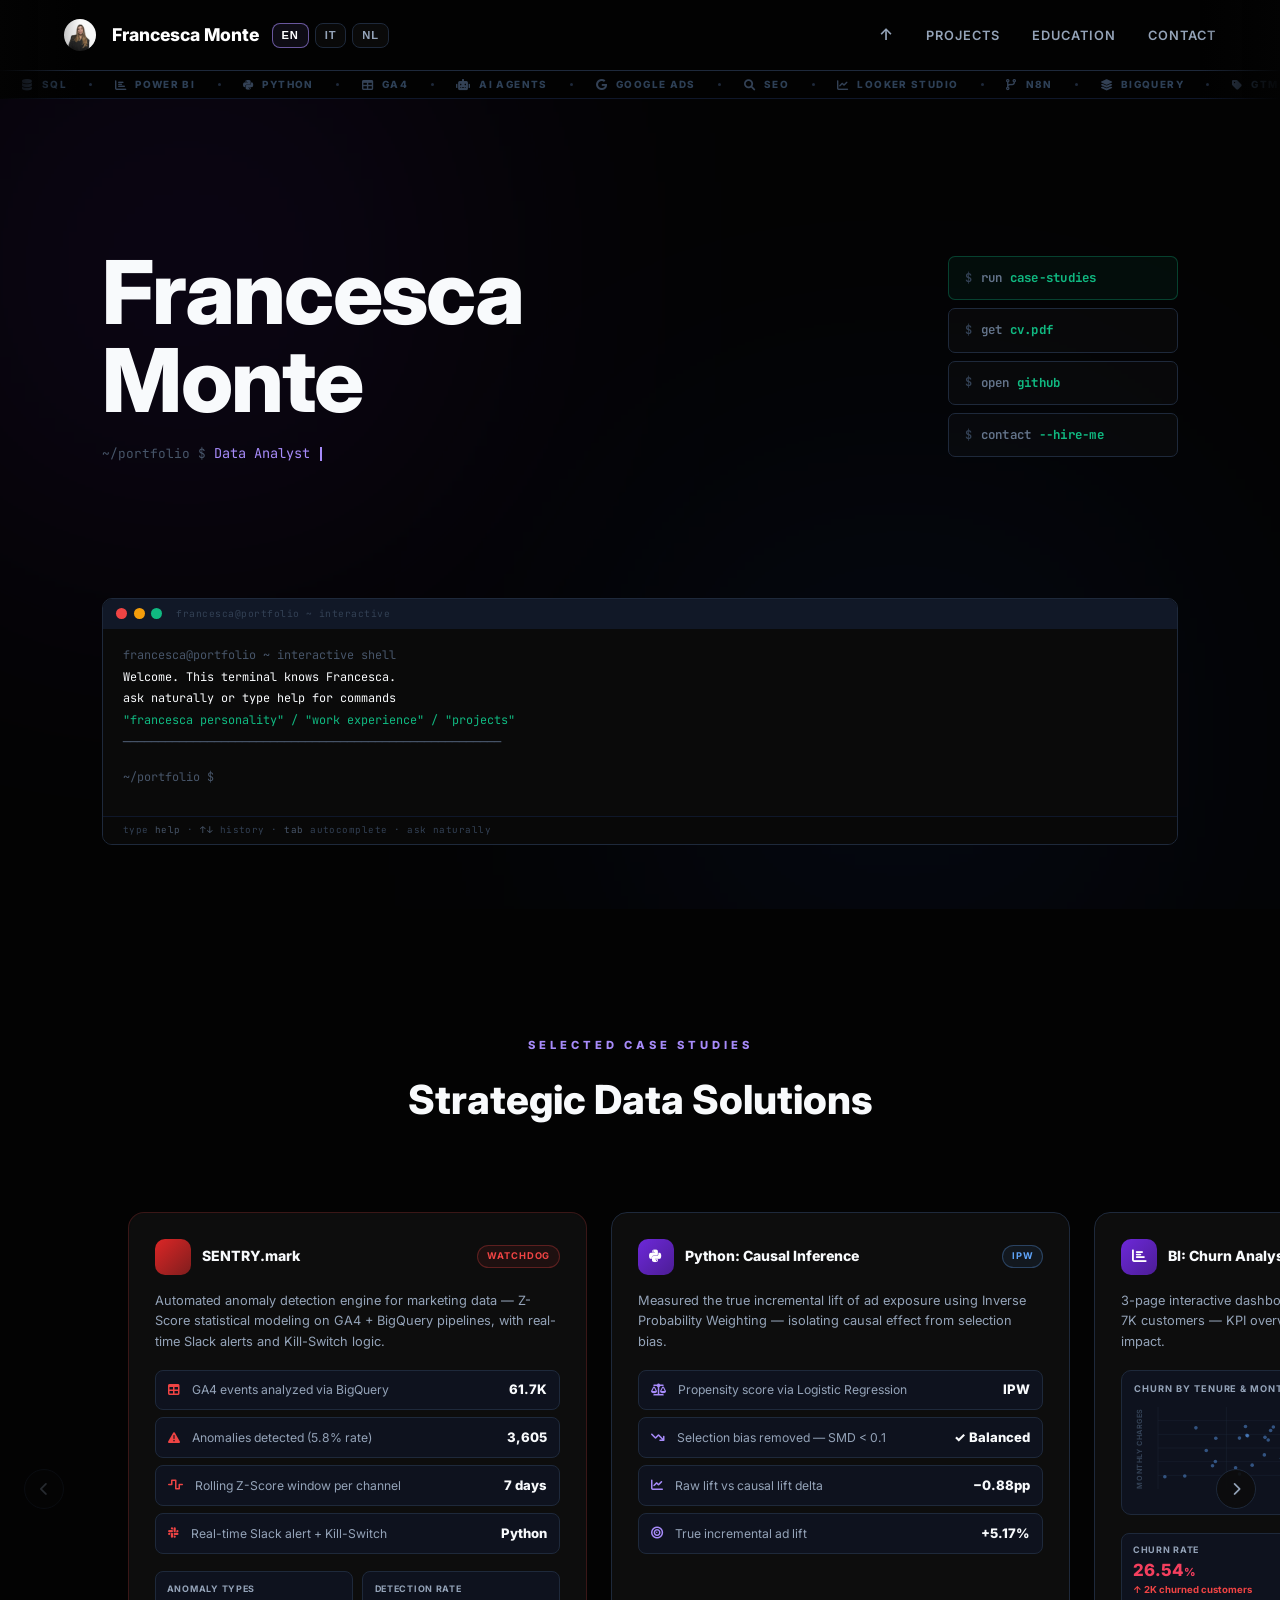
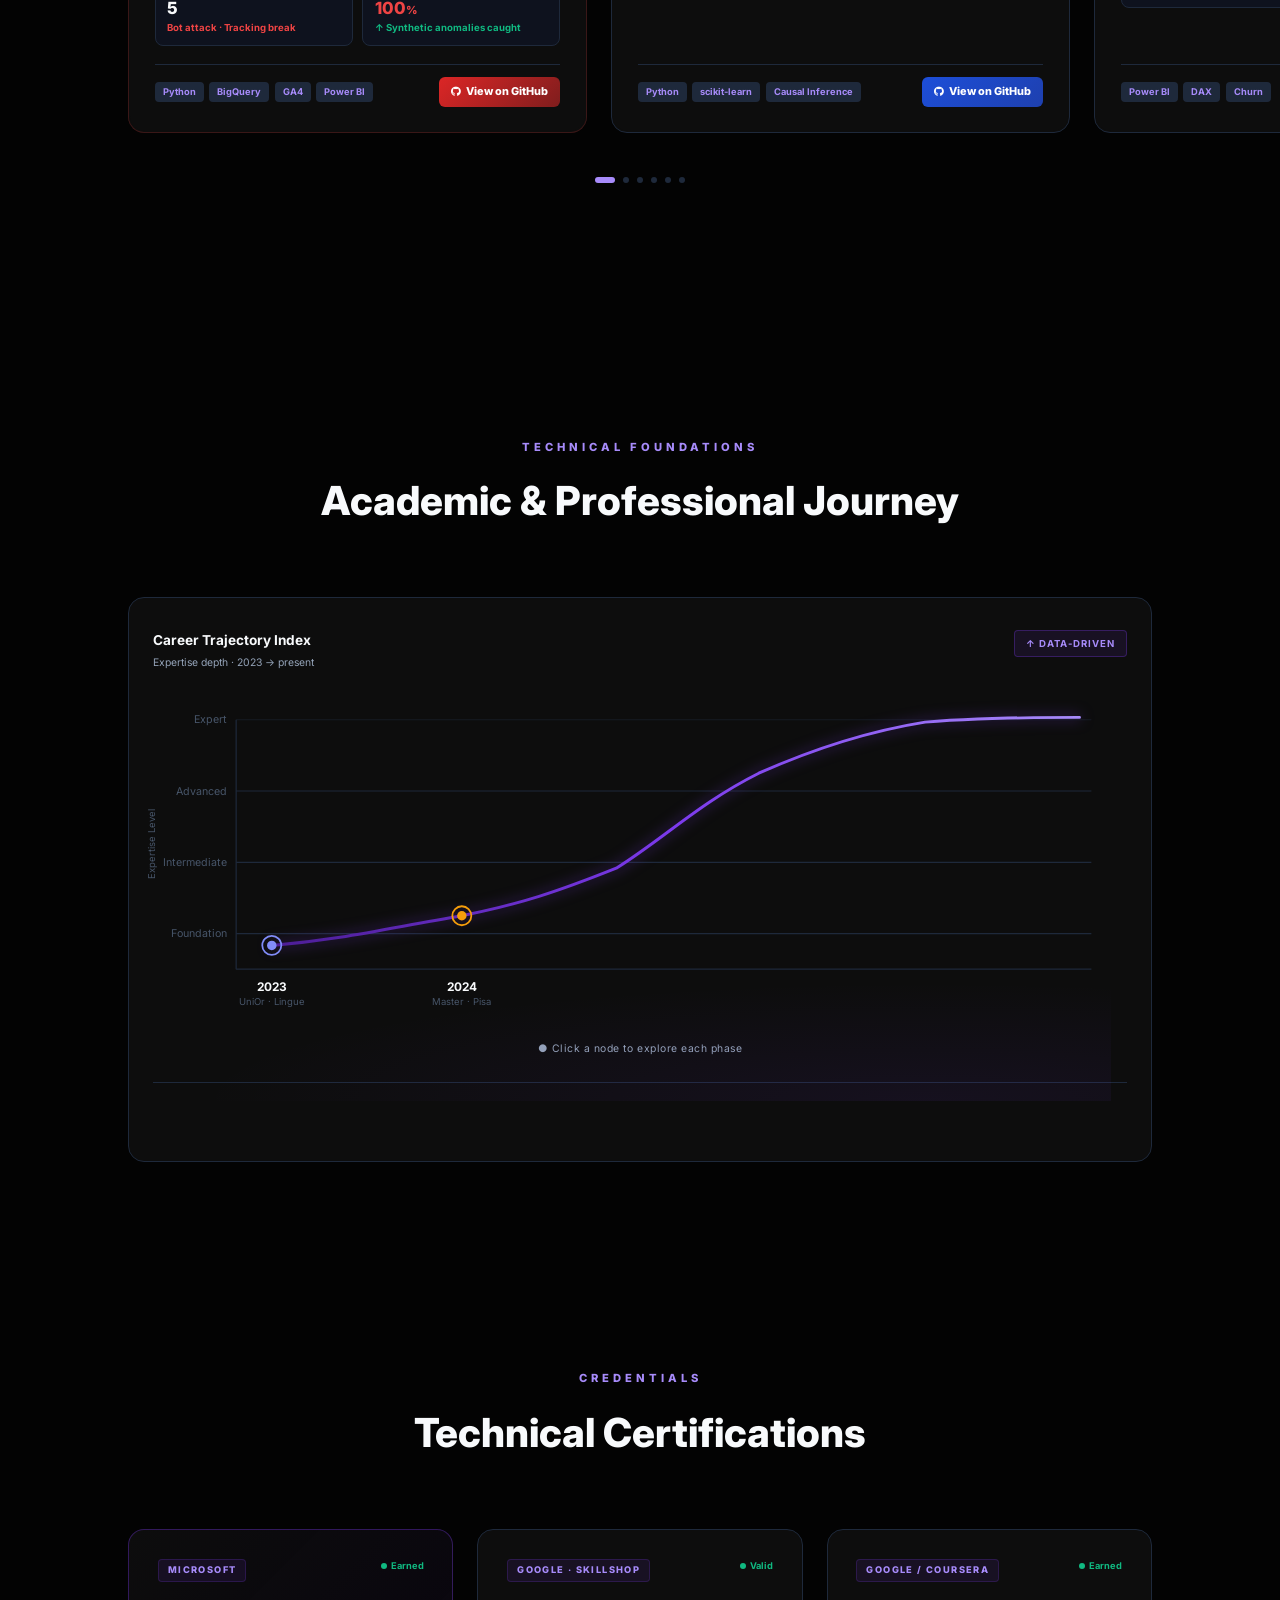
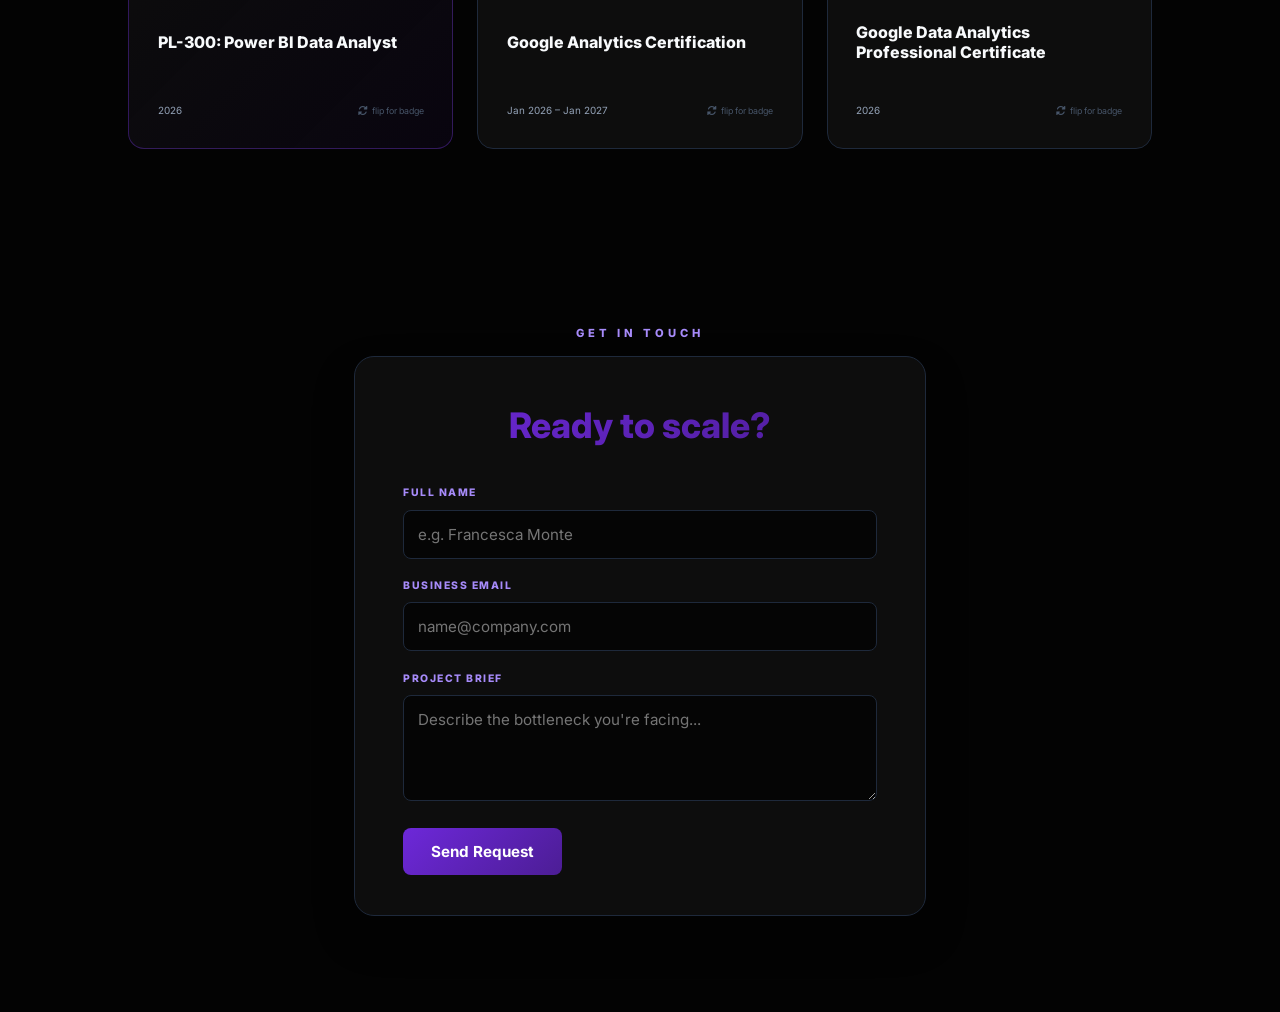
<file: index.html>
<!DOCTYPE html>
<html lang="en">
<head>
  <!-- Google tag (gtag.js) -->
<script async src="https://www.googletagmanager.com/gtag/js?id=G-1M28K8V49L"></script>
<script>
  window.dataLayer = window.dataLayer || [];
  function gtag(){dataLayer.push(arguments);}
  gtag('js', new Date());
  gtag('config', 'G-1M28K8V49L');
</script>
    <meta charset="UTF-8">
    <link rel="icon" type="image/png" href="./favicon.png?v=5.0">
    <meta name="viewport" content="width=device-width, initial-scale=1.0">
    <title>Francesca Monte | Marketing & Data Analyst</title>
    <link rel="stylesheet" href="style.css">
    <link rel="stylesheet" href="https://cdnjs.cloudflare.com/ajax/libs/font-awesome/6.0.0/css/all.min.css">
    <link href="https://fonts.googleapis.com/css2?family=Inter:wght@300;400;600;800&family=JetBrains+Mono:wght@400;600&display=swap" rel="stylesheet">
</head>
<body>

    <aside id="about-sidebar" class="sidebar">
      <div class="sidebar-glow-top"></div>
      <div class="sidebar-noise"></div>
      <div class="sidebar-content">

        <button id="close-sidebar" class="close-btn"><i class="fas fa-times"></i></button>

        <div class="profile-area">
          <div class="avatar-ring">
            <img src="profilepic.webp" alt="Francesca Monte" class="avatar-img">
          </div>
          <div class="profile-name">Francesca Monte</div>
          <div class="profile-role"><span class="role-dot"></span> <span data-i18n="sidebar.role">Data & Analytics Engineer</span></div>
        </div>

        <div class="sidebar-divider"></div>

        <div class="bio-area">
          <div class="bio-label" data-i18n="sidebar.about_title">About me</div>
          <div class="bio-text bio-quote" data-i18n="sidebar.about_p1">Every system has an internal logic, whether it's a linguistic structure or a SQL database. My transition to data is the evolution of a need to stop guessing and start measuring.</div>
          <div class="bio-text bio-dim" data-i18n="sidebar.about_p2">I value data because, unlike words, they show you the facts. I'm just here to see what the numbers actually show.</div>
        </div>

        <div class="sidebar-stats">
          <div class="stat-mini">
            <div class="stat-mini-val">4.2<span>x</span></div>
            <div class="stat-mini-lbl" data-i18n="hero.stat1.label">ROAS</div>
          </div>
          <div class="stat-mini">
            <div class="stat-mini-val">38<span>%</span></div>
            <div class="stat-mini-lbl" data-i18n="hero.stat2.label">CPA ↓</div>
          </div>
          <div class="stat-mini">
            <div class="stat-mini-val">3<span>+</span></div>
            <div class="stat-mini-lbl" data-i18n="hero.stat3.label">Dashboards</div>
          </div>
        </div>

        <div class="availability">
          <div class="avail-dot"></div>
          <div class="avail-text" data-i18n="sidebar.availability">Open to opportunities · Milan|Amsterdam & Remote</div>
        </div>

        <div class="sidebar-divider"></div>

        <div class="social-area">
          <div class="social-label" data-i18n="sidebar.connect_label">Meet me on</div>
          <div class="social-row">
            <a href="https://www.linkedin.com/in/francesca-monte" target="_blank" rel="noopener noreferrer" class="social-btn"><i class="fab fa-linkedin-in"></i></a>
            <a href="https://github.com/francescaetnom-wq" target="_blank" rel="noopener noreferrer" class="social-btn"><i class="fab fa-github"></i></a>
            <a href="https://www.instagram.com/francescamonte__/" target="_blank" rel="noopener noreferrer" class="social-btn"><i class="fab fa-instagram"></i></a>
          </div>
          <a href="francesca_monte_cv.pdf" download="Francesca_Monte_CV.pdf" class="cv-btn">
            <i class="fas fa-file-alt"></i> <span data-i18n="hero.cta_cv">Download CV</span>
          </a>
        </div>

      </div>
    </aside>

    <div id="sidebar-overlay" class="overlay"></div>

<div class="site-header">
<nav>
  <div class="logo-group" id="sidebar-trigger">
    <button class="sidebar-toggle"><img src="profilepic.webp" alt="Francesca Monte" style="width:32px;height:32px;border-radius:50%;object-fit:cover;display:block;"></button>
    <div class="logo">Francesca Monte</div>
    <div class="lang-switch" aria-label="Language switcher">
      <button class="lang-btn" type="button" data-lang="en" aria-pressed="true">EN</button>
      <button class="lang-btn" type="button" data-lang="it" aria-pressed="false">IT</button>
      <button class="lang-btn" type="button" data-lang="nl" aria-pressed="false">NL</button>
    </div>
  </div>
  <ul class="nav-links">
    <li><a href="#" id="scrollTopBtn" aria-label="Back to top" style="font-size:1rem;">↑</a></li>
    <li><a href="#portfolio" data-i18n="nav.projects">Projects</a></li>
    <li><a href="#education" data-i18n="nav.education">Education</a></li>
    <li><a href="#contact" class="nav-cta" data-i18n="nav.contact">Contact</a></li>
  </ul>
</nav>

<div class="marquee-strip" aria-hidden="true">
  <div class="marquee-fade-left"></div>
  <div class="marquee-track">
    <div class="marquee-content">
      <span><i class="fas fa-database"></i> SQL</span>
      <span class="marquee-dot"></span>
      <span><i class="fas fa-chart-bar"></i> POWER BI</span>
      <span class="marquee-dot"></span>
      <span><i class="fab fa-python"></i> PYTHON</span>
      <span class="marquee-dot"></span>
      <span><i class="fas fa-table"></i> GA4</span>
      <span class="marquee-dot"></span>
      <span><i class="fas fa-robot"></i> AI AGENTS</span>
      <span class="marquee-dot"></span>
      <span><i class="fab fa-google"></i> GOOGLE ADS</span>
      <span class="marquee-dot"></span>
      <span><i class="fas fa-search"></i> SEO</span>
      <span class="marquee-dot"></span>
      <span><i class="fas fa-chart-line"></i> LOOKER STUDIO</span>
      <span class="marquee-dot"></span>
      <span><i class="fas fa-code-branch"></i> N8N</span>
      <span class="marquee-dot"></span>
      <span><i class="fas fa-layer-group"></i> BIGQUERY</span>
      <span class="marquee-dot"></span>
      <span><i class="fas fa-tag"></i> GTM</span>
      <span class="marquee-dot"></span>
      <span><i class="fas fa-chart-pie"></i> R</span>
      <span class="marquee-dot"></span>
      <span><i class="fas fa-database"></i> SQL</span>
      <span class="marquee-dot"></span>
      <span><i class="fas fa-chart-bar"></i> POWER BI</span>
      <span class="marquee-dot"></span>
      <span><i class="fab fa-python"></i> PYTHON</span>
      <span class="marquee-dot"></span>
      <span><i class="fas fa-table"></i> GA4</span>
      <span class="marquee-dot"></span>
      <span><i class="fas fa-robot"></i> AI AGENTS</span>
      <span class="marquee-dot"></span>
      <span><i class="fab fa-google"></i> GOOGLE ADS</span>
      <span class="marquee-dot"></span>
      <span><i class="fas fa-search"></i> SEO</span>
      <span class="marquee-dot"></span>
      <span><i class="fas fa-chart-line"></i> LOOKER STUDIO</span>
      <span class="marquee-dot"></span>
      <span><i class="fas fa-code-branch"></i> N8N</span>
      <span class="marquee-dot"></span>
      <span><i class="fas fa-layer-group"></i> BIGQUERY</span>
      <span class="marquee-dot"></span>
      <span><i class="fas fa-tag"></i> GTM</span>
      <span class="marquee-dot"></span>
      <span><i class="fas fa-chart-pie"></i> R</span>
      <span class="marquee-dot"></span>
    </div>
  </div>
  <div class="marquee-fade-right"></div>
</div>
</div><!-- /.site-header -->

<header class="hero hero-split">
  <div class="glow-blob blob-1"></div>
  <div class="glow-blob blob-2"></div>
  <div class="hero-left">
    <h1 class="hero-name">Francesca<br>Monte</h1>
    <div class="hero-role-line">
      <span class="hero-prompt">~/portfolio $</span>
      <span class="hero-role-text" id="heroRoleText"></span>
      <span class="hero-cursor"></span>
    </div>
  </div>
  <div class="hero-right">
    <a href="#portfolio" class="t-btn t-btn-primary">
      <span class="t-prefix">$</span>
      <span class="t-cmd">run</span>
      <span class="t-arg">case-studies</span>
    </a>
    <a href="francesca_monte_cv.pdf" download="Francesca_Monte_CV.pdf" class="t-btn">
      <span class="t-prefix">$</span>
      <span class="t-cmd">get</span>
      <span class="t-arg">cv.pdf</span>
    </a>
    <a href="https://github.com/francescaetnom-wq" target="_blank" class="t-btn">
      <span class="t-prefix">$</span>
      <span class="t-cmd">open</span>
      <span class="t-arg">github</span>
    </a>
    <a href="#contact" class="t-btn">
      <span class="t-prefix">$</span>
      <span class="t-cmd">contact</span>
      <span class="t-arg">--hire-me</span>
    </a>
  </div>
  <div class="hero-terminal" id="heroTerminal">
    <div class="terminal-bar">
      <div class="t-dot t-red"></div>
      <div class="t-dot t-yellow"></div>
      <div class="t-dot t-green"></div>
      <span class="terminal-title">francesca@portfolio ~ interactive</span>
    </div>
    <div class="terminal-body" id="heroTermBody" onclick="document.getElementById('heroTermInput').focus()"></div>
    <div class="terminal-hint-bar">type <span>help</span> · <span>↑↓</span> history · <span>tab</span> autocomplete · ask naturally</div>
  </div>
</header>



<section id="portfolio" class="work">
  <div class="container">
    <p class="section-label" data-i18n="portfolio.label">SELECTED CASE STUDIES</p>
    <h2 data-i18n="portfolio.title">Strategic Data Solutions</h2>
  </div>

  <div class="carousel-wrapper">
    <button class="carousel-btn carousel-btn-prev" id="carouselPrev" aria-label="Previous">
      <i class="fas fa-chevron-left"></i>
    </button>
    <button class="carousel-btn carousel-btn-next" id="carouselNext" aria-label="Next">
      <i class="fas fa-chevron-right"></i>
    </button>

    <div class="carousel-track-outer">
      <div class="cs-carousel" id="csCarousel">

        <!-- CARD 1 — SENTRY.mark -->
        <div class="cs-card cs-card-sentry">
          <div class="cs-inner">
            <div class="cs-header">
              <div class="cs-icon-title">
                <div class="cs-icon cs-icon-sentry"><i class="fas fa-shield-halved"></i></div>
                <span class="cs-title" data-i18n="portfolio.c5.title">SENTRY.mark</span>
              </div>
              <span class="cs-badge badge-sentry">Watchdog</span>
            </div>
            <p class="cs-desc" data-i18n="portfolio.c5.desc">Automated anomaly detection engine for marketing data — Z-Score statistical modeling on GA4 + BigQuery pipelines, with real-time Slack alerts and Kill-Switch logic.</p>
            <div class="results-list">
              <div class="result-item">
                <i class="fas fa-table result-icon" style="color:#ef4444"></i>
                <span class="result-text" data-i18n="portfolio.c5.r1">GA4 events analyzed via BigQuery</span>
                <span class="result-value">61.7K</span>
              </div>
              <div class="result-item">
                <i class="fas fa-triangle-exclamation result-icon" style="color:#ef4444"></i>
                <span class="result-text" data-i18n="portfolio.c5.r2">Anomalies detected (5.8% rate)</span>
                <span class="result-value">3,605</span>
              </div>
              <div class="result-item">
                <i class="fas fa-wave-square result-icon" style="color:#ef4444"></i>
                <span class="result-text" data-i18n="portfolio.c5.r3">Rolling Z-Score window per channel</span>
                <span class="result-value">7 days</span>
              </div>
              <div class="result-item">
                <i class="fab fa-slack result-icon" style="color:#ef4444"></i>
                <span class="result-text" data-i18n="portfolio.c5.r4">Real-time Slack alert + Kill-Switch</span>
                <span class="result-value">Python</span>
              </div>
            </div>
            <div class="cs-metrics-row">
              <div class="cs-metric">
                <div class="cs-metric-label" data-i18n="portfolio.c5.m1l">Anomaly Types</div>
                <div class="cs-metric-value">5</div>
                <div class="cs-metric-delta delta-neg">Bot attack · Tracking break</div>
              </div>
              <div class="cs-metric">
                <div class="cs-metric-label" data-i18n="portfolio.c5.m2l">Detection Rate</div>
                <div class="cs-metric-value" style="color:#ef4444">100<span style="font-size:0.7rem">%</span></div>
                <div class="cs-metric-delta delta-pos">↑ Synthetic anomalies caught</div>
              </div>
            </div>
            <div class="cs-footer">
              <div class="cs-tags"><span class="cs-tag">Python</span><span class="cs-tag">BigQuery</span><span class="cs-tag">GA4</span><span class="cs-tag">Power BI</span></div>
              <a href="https://github.com/francescaetnom-wq/SENTRY.mark" target="_blank" class="cs-link cs-link-sentry">
                <i class="fab fa-github"></i> <span data-i18n="portfolio.c5.link">View on GitHub</span>
              </a>
            </div>
          </div>
        </div>

        <!-- CARD 2 — Python Causal Inference -->
        <div class="cs-card">
          <div class="cs-inner">
            <div class="cs-header">
              <div class="cs-icon-title">
                <div class="cs-icon"><i class="fab fa-python"></i></div>
                <span class="cs-title" data-i18n="portfolio.c4.title">Python: Causal Inference</span>
              </div>
              <span class="cs-badge badge-py">IPW</span>
            </div>
            <p class="cs-desc" data-i18n="portfolio.c4.desc">Measured the true incremental lift of ad exposure using Inverse Probability Weighting — isolating causal effect from selection bias.</p>
            <div class="results-list">
              <div class="result-item">
                <i class="fas fa-balance-scale result-icon"></i>
                <span class="result-text" data-i18n="portfolio.c4.r1">Propensity score via Logistic Regression</span>
                <span class="result-value">IPW</span>
              </div>
              <div class="result-item">
                <i class="fas fa-arrow-trend-down result-icon"></i>
                <span class="result-text" data-i18n="portfolio.c4.r2">Selection bias removed — SMD &lt; 0.1</span>
                <span class="result-value">✓ Balanced</span>
              </div>
              <div class="result-item">
                <i class="fas fa-chart-line result-icon"></i>
                <span class="result-text" data-i18n="portfolio.c4.r3">Raw lift vs causal lift delta</span>
                <span class="result-value">−0.88pp</span>
              </div>
              <div class="result-item">
                <i class="fas fa-bullseye result-icon"></i>
                <span class="result-text" data-i18n="portfolio.c4.r4">True incremental ad lift</span>
                <span class="result-value">+5.17%</span>
              </div>
            </div>
            <div class="cs-footer">
              <div class="cs-tags"><span class="cs-tag">Python</span><span class="cs-tag">scikit-learn</span><span class="cs-tag">Causal Inference</span></div>
              <a href="https://github.com/francescaetnom-wq/Causal_Impact_of_Ad_Exposure_on_Conversion_Rate" target="_blank" class="cs-link" style="background:linear-gradient(135deg,#1d4ed8,#1e40af);">
                <i class="fab fa-github"></i> <span data-i18n="portfolio.c4.link">View on GitHub</span>
              </a>
            </div>
          </div>
        </div>

        <!-- CARD 3 — Power BI Churn -->
        <div class="cs-card">
          <div class="cs-inner">
            <div class="cs-header">
              <div class="cs-icon-title">
                <div class="cs-icon"><i class="fas fa-chart-bar"></i></div>
                <span class="cs-title" data-i18n="portfolio.c2.title">BI: Churn Analysis</span>
              </div>
              <span class="cs-badge badge-bi">Power BI</span>
            </div>
            <p class="cs-desc" data-i18n="portfolio.c2.desc">3-page interactive dashboard analyzing telecom churn drivers for 7K customers — KPI overview, behavioral deep dive, financial impact.</p>
            <div class="scatter-wrap" id="scatterWrap">
              <div class="scatter-label" data-i18n="portfolio.c2.chart_label">Churn by Tenure &amp; Monthly Charges</div>
              <div class="scatter-area">
                <div class="scatter-ylab">Monthly Charges</div>
                <canvas id="scatterCanvas" width="260" height="100"></canvas>
                <div class="scatter-legend">
                  <span class="scatter-leg-dot" style="background:#60a5fa"></span><span data-i18n="portfolio.c2.leg_active">Active</span>
                  <span class="scatter-leg-dot" style="background:#f43f5e; margin-left:0.6rem;"></span><span data-i18n="portfolio.c2.leg_churn">Churned</span>
                </div>
              </div>
              <div class="scatter-xlab">Tenure (months)</div>
            </div>
            <div class="cs-metrics-row">
              <div class="cs-metric">
                <div class="cs-metric-label" data-i18n="portfolio.c2.m1l">Churn Rate</div>
                <div class="cs-metric-value" style="color:#f43f5e">26.54<span style="font-size:0.7rem">%</span></div>
                <div class="cs-metric-delta delta-neg">↑ 2K churned customers</div>
              </div>
              <div class="cs-metric">
                <div class="cs-metric-label" data-i18n="portfolio.c2.m2l">Revenue at Risk</div>
                <div class="cs-metric-value">$139<span style="font-size:0.7rem">K</span></div>
                <div class="cs-metric-delta delta-neg">↓ Monthly exposure</div>
              </div>
            </div>
            <div class="cs-footer">
              <div class="cs-tags"><span class="cs-tag">Power BI</span><span class="cs-tag">DAX</span><span class="cs-tag">Churn</span></div>
              <a href="powerbi-churn.html" class="cs-link" style="background:linear-gradient(135deg,#b45309,#92400e);">
                <i class="fas fa-chart-bar"></i> <span data-i18n="portfolio.c2.link">View Dashboard</span>
              </a>
            </div>
          </div>
        </div>

        <!-- CARD 4 — GA4 Funnel -->
        <div class="cs-card">
          <div class="cs-inner">
            <div class="cs-header">
              <div class="cs-icon-title">
                <div class="cs-icon"><i class="fas fa-filter"></i></div>
                <span class="cs-title" data-i18n="portfolio.c3.title">Analytics: Funnel Audit</span>
              </div>
              <span class="cs-badge badge-ga4">GA4</span>
            </div>
            <p class="cs-desc" data-i18n="portfolio.c3.desc">Full-funnel GA4 tracking framework to eliminate data gaps, fix attribution leakage and align revenue data.</p>
            <div class="mini-chart">
              <div class="chart-label" data-i18n="portfolio.c3.chart_label">Funnel Stage Tracking Accuracy — Before vs After</div>
              <div class="bars" id="funnelBars"></div>
              <div class="chart-legend">
                <div class="legend-item"><div class="legend-dot" style="background:rgba(16,185,129,0.5)"></div><span data-i18n="portfolio.c3.leg_before">Before audit</span></div>
                <div class="legend-item"><div class="legend-dot" style="background:#a78bfa"></div><span data-i18n="portfolio.c3.leg_after">After fix</span></div>
              </div>
            </div>
            <div class="cs-metrics-row">
              <div class="cs-metric">
                <div class="cs-metric-label" data-i18n="portfolio.c3.m1l">Data Leakage Fixed</div>
                <div class="cs-metric-value">3</div>
                <div class="cs-metric-delta delta-pos">↑ Checkout stages</div>
              </div>
              <div class="cs-metric">
                <div class="cs-metric-label" data-i18n="portfolio.c3.m2l">Attribution Accuracy</div>
                <div class="cs-metric-value">+41<span style="font-size:0.7rem">%</span></div>
                <div class="cs-metric-delta delta-pos">↑ Multi-channel</div>
              </div>
            </div>
            <div class="cs-footer" style="flex-direction:column; gap:0.6rem; align-items:stretch;">
              <div class="cs-tags"><span class="cs-tag">GA4</span><span class="cs-tag">GTM</span><span class="cs-tag">Funnel</span></div>
              <div style="display:flex; gap:0.5rem;">
                <a href="italo-ga4-audit.html" class="cs-link" style="flex:1; justify-content:center; font-size:0.65rem; padding:0.5rem 0.6rem;">
                  <i class="fas fa-train"></i> <span data-i18n="portfolio.c3.link_italo">Italo — GA4 Audit</span>
                </a>
                <a href="yoyo-case-study.html" class="cs-link" style="flex:1; justify-content:center; font-size:0.65rem; padding:0.5rem 0.6rem; background:linear-gradient(135deg,#0f766e,#0d9488);">
                  <i class="fas fa-seedling"></i> <span data-i18n="portfolio.c3.link_yoyo">YoYo — Funnel</span>
                </a>
              </div>
            </div>
          </div>
        </div>

        <!-- CARD 5 — Amsterdam Airbnb Pipeline -->
        <div class="cs-card">
          <div class="cs-inner">
            <div class="cs-header">
              <div class="cs-icon-title">
                <div class="cs-icon" style="background:linear-gradient(135deg,#0ea5e9,#0369a1)"><i class="fas fa-city"></i></div>
                <span class="cs-title" data-i18n="portfolio.c6.title">Amsterdam Airbnb Pipeline</span>
              </div>
              <span class="cs-badge" style="color:#0ea5e9;border-color:rgba(14,165,233,0.3);background:rgba(14,165,233,0.08)">ETL</span>
            </div>
            <p class="cs-desc" data-i18n="portfolio.c6.desc">End-to-end data pipeline on 10K listings — Python ETL, BigQuery cloud storage, Power BI dashboard. Uncovers Amsterdam's short-term rental market dynamics.</p>
            <div class="results-list">
              <div class="result-item">
                <i class="fas fa-database result-icon"></i>
                <span class="result-text" data-i18n="portfolio.c6.r1">Raw CSVs → BigQuery (3 tables)</span>
                <span class="result-value">4.3M rows</span>
              </div>
              <div class="result-item">
                <i class="fas fa-map-marker-alt result-icon"></i>
                <span class="result-text" data-i18n="portfolio.c6.r2">Top revenue neighbourhood</span>
                <span class="result-value">€60K/yr</span>
              </div>
              <div class="result-item">
                <i class="fas fa-chart-line result-icon"></i>
                <span class="result-text" data-i18n="portfolio.c6.r3">Price vs review score above €500</span>
                <span class="result-value">No corr.</span>
              </div>
              <div class="result-item">
                <i class="fas fa-calendar result-icon"></i>
                <span class="result-text" data-i18n="portfolio.c6.r4">Review trend: Covid → full rebound</span>
                <span class="result-value">2020–25</span>
              </div>
            </div>
            <div class="cs-footer">
              <div class="cs-tags"><span class="cs-tag">Python</span><span class="cs-tag">BigQuery</span><span class="cs-tag">Power BI</span></div>
              <a href="https://github.com/francescaetnom-wq/amsterdam_airbnb_pipeline" target="_blank" class="cs-link" style="background:linear-gradient(135deg,#0ea5e9,#0369a1);">
                <i class="fab fa-github"></i> <span data-i18n="portfolio.c6.link">View on GitHub</span>
              </a>
            </div>
          </div>
        </div>

        <!-- CARD 6 — SQL HVC Segmentation -->
        <div class="cs-card">
          <div class="cs-inner">
            <div class="cs-header">
              <div class="cs-icon-title">
                <div class="cs-icon"><i class="fas fa-database"></i></div>
                <span class="cs-title" data-i18n="portfolio.c1.title">SQL: HVC Segmentation</span>
              </div>
              <span class="cs-badge badge-sql">BigQuery</span>
            </div>
            <p class="cs-desc" data-i18n="portfolio.c1.desc">Identified High-Value Customers via Hero Category purchases — building a high-ROI audience for retention and lookalike campaigns.</p>
            <div class="mac-window">
              <div class="mac-bar">
                <div class="mac-dot red"></div><div class="mac-dot yellow"></div><div class="mac-dot green"></div>
                <div class="mac-tabs"><span class="mac-tab">CTE</span><span class="mac-tab">BigQuery</span></div>
              </div>
              <div class="mac-code"><span class="cmt">-- High-Value Customers via Hero Category purchases</span>
<span class="kw">WITH</span> <span class="fn">user_profitability</span> <span class="kw">AS</span> (
  <span class="kw">SELECT</span>
    u.id <span class="kw">AS</span> user_id, u.email, u.traffic_source,
    p.category,
    oi.sale_price - p.cost <span class="kw">AS</span> net_profit
  <span class="kw">FROM</span> <span class="str">`thelook_ecommerce.order_items`</span> <span class="kw">AS</span> oi
  <span class="kw">JOIN</span> <span class="str">`thelook_ecommerce.users`</span> <span class="kw">AS</span> u <span class="kw">ON</span> oi.user_id = u.id
  <span class="kw">JOIN</span> <span class="str">`thelook_ecommerce.products`</span> <span class="kw">AS</span> p <span class="kw">ON</span> oi.product_id = p.id
  <span class="kw">WHERE</span> oi.status = <span class="str">'Complete'</span>
)
<span class="kw">SELECT</span> user_id, traffic_source,
  <span class="fn">COUNT</span>(category) <span class="kw">AS</span> high_margin_items,
  <span class="fn">ROUND</span>(<span class="fn">SUM</span>(net_profit), <span class="num">2</span>) <span class="kw">AS</span> total_profit
<span class="kw">FROM</span> user_profitability
<span class="kw">WHERE</span> category <span class="kw">IN</span> (<span class="str">'Blazers &amp; Jackets'</span>, <span class="str">'Suits'</span>, <span class="str">'Outerwear'</span>)
<span class="kw">GROUP BY</span> <span class="num">1</span>, <span class="num">2</span>
<span class="kw">HAVING</span> total_profit > <span class="num">150</span>
<span class="kw">ORDER BY</span> total_profit <span class="kw">DESC</span> <span class="kw">LIMIT</span> <span class="num">10</span>;</div>
            </div>
            <div class="cs-metrics-row">
              <div class="cs-metric">
                <div class="cs-metric-label" data-i18n="portfolio.c1.m1l">Tables Joined</div>
                <div class="cs-metric-value">3</div>
                <div class="cs-metric-delta delta-pos">↑ Unified pipeline</div>
              </div>
              <div class="cs-metric">
                <div class="cs-metric-label" data-i18n="portfolio.c1.m2l">Audience Identified</div>
                <div class="cs-metric-value">HVC</div>
                <div class="cs-metric-delta delta-pos">↑ Profit > €150</div>
              </div>
            </div>
            <div class="cs-footer">
              <div class="cs-tags"><span class="cs-tag">SQL</span><span class="cs-tag">CTE</span><span class="cs-tag">BigQuery</span></div>
              <a href="https://github.com/francescaetnom-wq/Ecommerce_Profitability_Attribution_sql" target="_blank" class="cs-link">
                <i class="fab fa-github"></i> <span data-i18n="portfolio.c1.link">View on GitHub</span>
              </a>
            </div>
          </div>
        </div>

      </div><!-- /.cs-carousel -->
    </div><!-- /.carousel-track-outer -->

    <div class="carousel-dots" id="carouselDots"></div>
  </div><!-- /.carousel-wrapper -->
</section>

<section id="education" class="education container">
  <p class="section-label" data-i18n="edu.label">TECHNICAL FOUNDATIONS</p>
  <h2 data-i18n="edu.title">Academic & Professional Journey</h2>
  <div class="timeline-chart-wrap">
    <div class="timeline-chart-header">
      <div>
        <div class="timeline-chart-title" id="chartTitle">Career Trajectory Index</div>
        <div class="timeline-chart-subtitle">Expertise depth · 2023 → present</div>
      </div>
      <div class="timeline-badge">↑ Data-Driven</div>
    </div>
    <svg class="timeline-svg" viewBox="0 0 820 280" id="eduSvg">
      <defs>
        <linearGradient id="eduAreaGrad" x1="0" y1="0" x2="0" y2="1">
          <stop offset="0%" stop-color="#7c3aed" stop-opacity="0.2"/>
          <stop offset="100%" stop-color="#7c3aed" stop-opacity="0"/>
        </linearGradient>
        <linearGradient id="eduLineGrad" x1="0" y1="0" x2="1" y2="0">
          <stop offset="0%" stop-color="#4c1d95"/>
          <stop offset="50%" stop-color="#7c3aed"/>
          <stop offset="100%" stop-color="#a78bfa"/>
        </linearGradient>
      </defs>
      <line x1="70" y1="20"  x2="70"  y2="230" stroke="#1e293b" stroke-width="1"/>
      <line x1="70" y1="20"  x2="790" y2="20"  stroke="#1e293b" stroke-width="1" stroke-opacity="0.5"/>
      <line x1="70" y1="80"  x2="790" y2="80"  stroke="#1e293b" stroke-width="1"/>
      <line x1="70" y1="140" x2="790" y2="140" stroke="#1e293b" stroke-width="1"/>
      <line x1="70" y1="200" x2="790" y2="200" stroke="#1e293b" stroke-width="1"/>
      <line x1="70" y1="230" x2="790" y2="230" stroke="#1e293b" stroke-width="1"/>
      <text x="62" y="23"  font-family="Inter,sans-serif" font-size="9" fill="#475569" text-anchor="end" id="yExpert">Expert</text>
      <text x="62" y="83"  font-family="Inter,sans-serif" font-size="9" fill="#475569" text-anchor="end" id="yAdvanced">Advanced</text>
      <text x="62" y="143" font-family="Inter,sans-serif" font-size="9" fill="#475569" text-anchor="end" id="yIntermediate">Intermediate</text>
      <text x="62" y="203" font-family="Inter,sans-serif" font-size="9" fill="#475569" text-anchor="end" id="yFoundation">Foundation</text>
      <text font-family="Inter,sans-serif" font-size="8" fill="#475569" text-anchor="middle"
            transform="rotate(-90, 2, 125)" x="2" y="125" id="yAxisLabel">Expertise Level</text>
      <path id="eduArea"
        d="M100,210 C160,205 200,195 260,185 C310,175 340,165 390,145 C430,120 460,90 510,65 C555,45 600,30 650,22 C700,18 750,18 780,18 L780,230 L100,230 Z"
        fill="url(#eduAreaGrad)" opacity="0" style="transition: opacity 0.6s ease 1.8s"/>
      <path id="eduLine"
        d="M100,210 C160,205 200,195 260,185 C310,175 340,165 390,145 C430,120 460,90 510,65 C555,45 600,30 650,22 C700,18 750,18 780,18"
        fill="none" stroke="url(#eduLineGrad)" stroke-width="2.5"
        stroke-linecap="round" stroke-linejoin="round"
        stroke-dasharray="1200" stroke-dashoffset="1200"
        style="transition: stroke-dashoffset 2.2s cubic-bezier(0.4,0,0.2,1); filter: drop-shadow(0 0 6px rgba(124,58,237,0.6))"/>
      <line id="eduPivotLine" x1="390" y1="25" x2="390" y2="230"
        stroke="rgba(124,58,237,0.25)" stroke-width="1" stroke-dasharray="4 3"
        opacity="0" style="transition: opacity 0.4s ease 1.6s"/>
      <text id="eduPivotT1" x="395" y="38" font-family="Inter,sans-serif" font-size="8" fill="#a78bfa"
        opacity="0" style="transition: opacity 0.4s ease 1.8s">← Pivot point</text>
      <text id="eduPivotT2" x="395" y="50" font-family="Inter,sans-serif" font-size="8" fill="#a78bfa"
        opacity="0" style="transition: opacity 0.4s ease 1.9s">Start2Impact</text>
      <circle id="eno1" cx="100" cy="210" r="8" fill="none" stroke="#818cf8" stroke-width="1.5" opacity="0" style="transition:opacity .3s ease"/>
      <circle id="eni1" cx="100" cy="210" r="4" fill="#818cf8" opacity="0" style="transition:opacity .3s ease"/>
      <text x="100" y="248" font-family="Inter,sans-serif" font-size="10" font-weight="700" fill="#f8fafc" text-anchor="middle" opacity="0" id="enl1" style="transition:opacity .4s ease">2023</text>
      <text x="100" y="260" font-family="Inter,sans-serif" font-size="8" fill="#475569" text-anchor="middle" opacity="0" id="ens1" style="transition:opacity .4s ease">UniOr · Lingue</text>
      <circle id="eno2" cx="260" cy="185" r="8" fill="none" stroke="#f59e0b" stroke-width="1.5" opacity="0" style="transition:opacity .3s ease"/>
      <circle id="eni2" cx="260" cy="185" r="4" fill="#f59e0b" opacity="0" style="transition:opacity .3s ease"/>
      <text x="260" y="248" font-family="Inter,sans-serif" font-size="10" font-weight="700" fill="#f8fafc" text-anchor="middle" opacity="0" id="enl2" style="transition:opacity .4s ease">2024</text>
      <text x="260" y="260" font-family="Inter,sans-serif" font-size="8" fill="#475569" text-anchor="middle" opacity="0" id="ens2" style="transition:opacity .4s ease">Master · Pisa</text>
      <circle id="eno3" cx="390" cy="145" r="8" fill="none" stroke="#06b6d4" stroke-width="1.5" opacity="0" style="transition:opacity .3s ease"/>
      <circle id="eni3" cx="390" cy="145" r="4" fill="#06b6d4" opacity="0" style="transition:opacity .3s ease"/>
      <text x="390" y="248" font-family="Inter,sans-serif" font-size="10" font-weight="700" fill="#f8fafc" text-anchor="middle" opacity="0" id="enl3" style="transition:opacity .4s ease">2025</text>
      <text x="390" y="260" font-family="Inter,sans-serif" font-size="8" fill="#475569" text-anchor="middle" opacity="0" id="ens3" style="transition:opacity .4s ease">Data · Mktg</text>
      <circle id="eno4" cx="510" cy="65" r="8" fill="none" stroke="#06b6d4" stroke-width="1.5" opacity="0" style="transition:opacity .3s ease"/>
      <circle id="eni4" cx="510" cy="65" r="4" fill="#06b6d4" opacity="0" style="transition:opacity .3s ease"/>
      <text x="510" y="248" font-family="Inter,sans-serif" font-size="10" font-weight="700" fill="#f8fafc" text-anchor="middle" opacity="0" id="enl4" style="transition:opacity .4s ease">2025</text>
      <text x="510" y="260" font-family="Inter,sans-serif" font-size="8" fill="#475569" text-anchor="middle" opacity="0" id="ens4" style="transition:opacity .4s ease">Start2Impact</text>
      <circle id="eno5" cx="650" cy="22" r="8" fill="none" stroke="#06b6d4" stroke-width="1.5" opacity="0" style="transition:opacity .3s ease"/>
      <circle id="eni5" cx="650" cy="22" r="4" fill="#06b6d4" opacity="0" style="transition:opacity .3s ease"/>
      <text x="650" y="248" font-family="Inter,sans-serif" font-size="10" font-weight="700" fill="#f8fafc" text-anchor="middle" opacity="0" id="enl5" style="transition:opacity .4s ease">2026</text>
      <text x="650" y="260" font-family="Inter,sans-serif" font-size="8" fill="#475569" text-anchor="middle" opacity="0" id="ens5" style="transition:opacity .4s ease">PL-300 · GA4</text>
      <circle id="eno6" cx="780" cy="18" r="8" fill="none" stroke="#10b981" stroke-width="1.5" opacity="0" style="transition:opacity .3s ease"/>
      <circle id="eni6" cx="780" cy="18" r="4" fill="#10b981" opacity="0" style="transition:opacity .3s ease"/>
      <text x="780" y="248" font-family="Inter,sans-serif" font-size="10" font-weight="700" fill="#10b981" text-anchor="middle" opacity="0" id="enl6" style="transition:opacity .4s ease">Now</text>
      <text x="780" y="260" font-family="Inter,sans-serif" font-size="8" fill="#475569" text-anchor="middle" opacity="0" id="ens6" style="transition:opacity .4s ease">Available</text>
      <circle class="edu-hit" cx="100"  cy="210" r="18" fill="transparent" data-node="1" style="cursor:pointer"/>
      <circle class="edu-hit" cx="260"  cy="185" r="18" fill="transparent" data-node="2" style="cursor:pointer"/>
      <circle class="edu-hit" cx="390"  cy="145" r="18" fill="transparent" data-node="3" style="cursor:pointer"/>
      <circle class="edu-hit" cx="510"  cy="65"  r="18" fill="transparent" data-node="4" style="cursor:pointer"/>
      <circle class="edu-hit" cx="650"  cy="22"  r="18" fill="transparent" data-node="5" style="cursor:pointer"/>
      <circle class="edu-hit" cx="780"  cy="18"  r="18" fill="transparent" data-node="6" style="cursor:pointer"/>
    </svg>
    <p class="edu-node-hint" id="nodeHint">● Click a node to explore each phase</p>
    <div class="timeline-legend">
      <div class="tl-item" id="tli1"><div class="tl-dot" style="background:#818cf8;box-shadow:0 0 6px rgba(129,140,248,0.5)"></div><div class="tl-text"><strong id="leg1t">Linguistics & Communication</strong><span id="leg1s">Structural logic, cross-cultural analysis</span></div></div>
      <div class="tl-item" id="tli2"><div class="tl-dot" style="background:#f59e0b;box-shadow:0 0 6px rgba(245,158,11,0.5)"></div><div class="tl-text"><strong id="leg2t">Marketing & Strategy</strong><span id="leg2s">B2B messaging, brand frameworks</span></div></div>
      <div class="tl-item" id="tli3"><div class="tl-dot" style="background:#06b6d4;box-shadow:0 0 6px rgba(6,182,212,0.5)"></div><div class="tl-text"><strong id="leg3t">Data & Analytics</strong><span id="leg3s">SQL, Power BI, GA4, Python, AI</span></div></div>
      <div class="tl-item" id="tli4"><div class="tl-dot" style="background:#10b981;box-shadow:0 0 8px rgba(16,185,129,0.6)"></div><div class="tl-text"><strong id="leg4t">Now — Available</strong><span id="leg4s">Full-stack marketing analyst</span></div></div>
    </div>
  </div>
</section>

<div id="eduPanelOverlay"></div>
<aside id="eduPanel">
  <div class="ep-header">
    <span class="ep-tag" id="eduPanelTag"></span>
    <button id="eduPanelClose"><i class="fas fa-times"></i></button>
  </div>
  <h3 class="ep-title" id="eduPanelTitle"></h3>
  <div class="ep-meta">
    <span class="ep-period" id="eduPanelPeriod"></span>
    <span class="ep-inst"   id="eduPanelInst"></span>
  </div>
  <div class="ep-divider"></div>
  <div class="ep-body" id="eduPanelBody"></div>
</aside>

<section id="certifications" class="container certifications-section">
  <p class="section-label" data-i18n="cert.label">CREDENTIALS</p>
  <h2 data-i18n="cert.title">Technical Certifications</h2>
  <div class="cert-flip-grid">

    <div class="flip-card">
      <div class="flip-inner">
        <div class="flip-front primary">
          <div class="cert-front-top">
            <span class="cert-org" data-i18n="cert.c3.org">Microsoft</span>
            <span class="cert-status"><span class="cert-status-dot"></span> <span data-i18n="cert.c3.status">Earned</span></span>
          </div>
          <div class="cert-front-title" data-i18n="cert.c3.title">PL-300: Power BI Data Analyst</div>
          <div class="cert-front-bottom">
            <span class="cert-date" data-i18n="cert.c3.date">2026</span>
            <span class="cert-flip-hint"><i class="fas fa-rotate"></i> <span data-i18n="cert.flip_hint">flip for badge</span></span>
          </div>
        </div>
        <div class="flip-back">
          <div class="logo-glow" style="background:#7c3aed"></div>
          <div class="logo-microsoft">
            <div class="ms-square ms-1"></div>
            <div class="ms-square ms-2"></div>
            <div class="ms-square ms-3"></div>
            <div class="ms-square ms-4"></div>
          </div>
          <div class="back-cert-name" data-i18n-html="cert.c3.back">Microsoft PL-300<br>Power BI Data Analyst</div>
          <a href="https://learn.microsoft.com/en-gb/users/francescamonte-4509/credentials/bcc3e642aaaa66af" target="_blank" class="back-verify">
            <i class="fas fa-external-link-alt"></i> <span data-i18n="cert.view">View Certificate</span>
          </a>
        </div>
      </div>
    </div>

    <div class="flip-card">
      <div class="flip-inner">
        <div class="flip-front">
          <div class="cert-front-top">
            <span class="cert-org" data-i18n="cert.ga4.org">Google</span>
            <span class="cert-status"><span class="cert-status-dot"></span> <span data-i18n="cert.ga4.status">Valid</span></span>
          </div>
          <div class="cert-front-title" data-i18n="cert.ga4.title">Google Analytics Certification</div>
          <div class="cert-front-bottom">
            <span class="cert-date" data-i18n="cert.ga4.date">Jan 2026 – Jan 2027</span>
            <span class="cert-flip-hint"><i class="fas fa-rotate"></i> <span data-i18n="cert.flip_hint">flip for badge</span></span>
          </div>
        </div>
        <div class="flip-back">
          <div class="logo-glow" style="background:#6d28d9"></div>
          <div class="logo-google">
            <svg viewBox="0 0 80 80" fill="none" xmlns="http://www.w3.org/2000/svg">
              <defs>
                <linearGradient id="gGrad1" x1="0" y1="0" x2="1" y2="1">
                  <stop offset="0%" stop-color="#c4b5fd"/><stop offset="100%" stop-color="#7c3aed"/>
                </linearGradient>
                <linearGradient id="gGrad2" x1="1" y1="0" x2="0" y2="1">
                  <stop offset="0%" stop-color="#a78bfa"/><stop offset="100%" stop-color="#4c1d95"/>
                </linearGradient>
                <filter id="glow"><feGaussianBlur stdDeviation="2" result="blur"/><feMerge><feMergeNode in="blur"/><feMergeNode in="SourceGraphic"/></feMerge></filter>
              </defs>
              <path filter="url(#glow)" d="M40 12C24.5 12 12 24.5 12 40C12 55.5 24.5 68 40 68C55.5 68 68 55.5 68 40C68 37 67.5 34.1 66.6 31.4H40V43H55.2C53 49.6 47 54 40 54C30.6 54 23 46.4 23 37C23 27.6 30.6 20 40 20C44.5 20 48.5 21.7 51.6 24.4L59.5 16.5C54.5 11.9 47.6 9 40 9" fill="url(#gGrad2)"/>
              <rect x="40" y="31.4" width="26.6" height="11.6" rx="2" fill="url(#gGrad1)" opacity="0.5"/>
            </svg>
          </div>
          <div class="back-cert-name" data-i18n-html="cert.ga4.back">Google Analytics<br>Certification</div>
          <a href="https://www.credential.net/946c1d08-b625-4baa-b496-5ef548220b30" target="_blank" class="back-verify">
            <i class="fas fa-external-link-alt"></i> <span data-i18n="cert.verify">Verify Credential</span>
          </a>
        </div>
      </div>
    </div>

    <div class="flip-card">
      <div class="flip-inner">
        <div class="flip-front">
          <div class="cert-front-top">
            <span class="cert-org" data-i18n="cert.c1.org">Google / Coursera</span>
            <span class="cert-status"><span class="cert-status-dot"></span> <span data-i18n="cert.c1.status">Earned</span></span>
          </div>
          <div class="cert-front-title" data-i18n="cert.c1.title">Google Data Analytics Professional Certificate</div>
          <div class="cert-front-bottom">
            <span class="cert-date" data-i18n="cert.c1.date">2026</span>
            <span class="cert-flip-hint"><i class="fas fa-rotate"></i> <span data-i18n="cert.flip_hint">flip for badge</span></span>
          </div>
        </div>
        <div class="flip-back">
          <div class="logo-glow" style="background:#4c1d95"></div>
          <div class="logo-google">
            <svg viewBox="0 0 80 80" fill="none" xmlns="http://www.w3.org/2000/svg">
              <defs>
                <linearGradient id="gGrad3" x1="0" y1="0" x2="1" y2="1">
                  <stop offset="0%" stop-color="#e9d5ff"/><stop offset="100%" stop-color="#a78bfa"/>
                </linearGradient>
                <linearGradient id="gGrad4" x1="1" y1="0" x2="0" y2="1">
                  <stop offset="0%" stop-color="#c4b5fd"/><stop offset="100%" stop-color="#6d28d9"/>
                </linearGradient>
                <filter id="glow2"><feGaussianBlur stdDeviation="2" result="blur"/><feMerge><feMergeNode in="blur"/><feMergeNode in="SourceGraphic"/></feMerge></filter>
              </defs>
              <path filter="url(#glow2)" d="M40 12C24.5 12 12 24.5 12 40C12 55.5 24.5 68 40 68C55.5 68 68 55.5 68 40C68 37 67.5 34.1 66.6 31.4H40V43H55.2C53 49.6 47 54 40 54C30.6 54 23 46.4 23 37C23 27.6 30.6 20 40 20C44.5 20 48.5 21.7 51.6 24.4L59.5 16.5C54.5 11.9 47.6 9 40 9" fill="url(#gGrad4)"/>
              <rect x="40" y="31.4" width="26.6" height="11.6" rx="2" fill="url(#gGrad3)" opacity="0.5"/>
              <rect x="16" y="52" width="5" height="10" rx="1" fill="url(#gGrad3)" opacity="0.6"/>
              <rect x="23" y="46" width="5" height="16" rx="1" fill="url(#gGrad4)" opacity="0.7"/>
              <rect x="30" y="49" width="5" height="13" rx="1" fill="url(#gGrad3)" opacity="0.5"/>
            </svg>
          </div>
          <div class="back-cert-name" data-i18n-html="cert.c1.back">Google Data Analytics<br>Professional Certificate</div>
          <a href="google_data_analytics.pdf" target="_blank" class="back-verify">
            <i class="fas fa-external-link-alt"></i> <span data-i18n="cert.view">View Certificate</span>
          </a>
        </div>
      </div>
    </div>

  </div>
</section>

<section id="contact" class="contact-section container">
  <p class="section-label" data-i18n="contact.label">Get in Touch</p>
  <div class="contact-card">
    <div class="contact-header">
      <h2 data-i18n="contact.title">Ready to scale?</h2>
    </div>
    <form id="contact-form" action="https://formspree.io/f/mreaokgn" method="POST">
      <div class="input-group">
        <label data-i18n="contact.full_name">Full Name</label>
        <input type="text" name="name" data-i18n-placeholder="contact.ph_name" placeholder="e.g. Francesca Monte" required>
      </div>
      <div class="input-group">
        <label data-i18n="contact.business_email">Business Email</label>
        <input type="email" name="email" data-i18n-placeholder="contact.ph_email" placeholder="name@company.com" required>
      </div>
      <div class="input-group">
        <label data-i18n="contact.brief">Project Brief</label>
        <textarea name="message" rows="4" data-i18n-placeholder="contact.ph_brief" placeholder="Describe the bottleneck you're facing..." required></textarea>
      </div>
      <div class="form-footer">
        <button type="submit" id="submit-btn" class="btn-primary" data-i18n="contact.send">Send Request</button>
      </div>
    </form>
  </div>
</section>

<script src="script.js"></script>
<script src="ga4_tracking.js"></script>
</body>
</html>
</file>
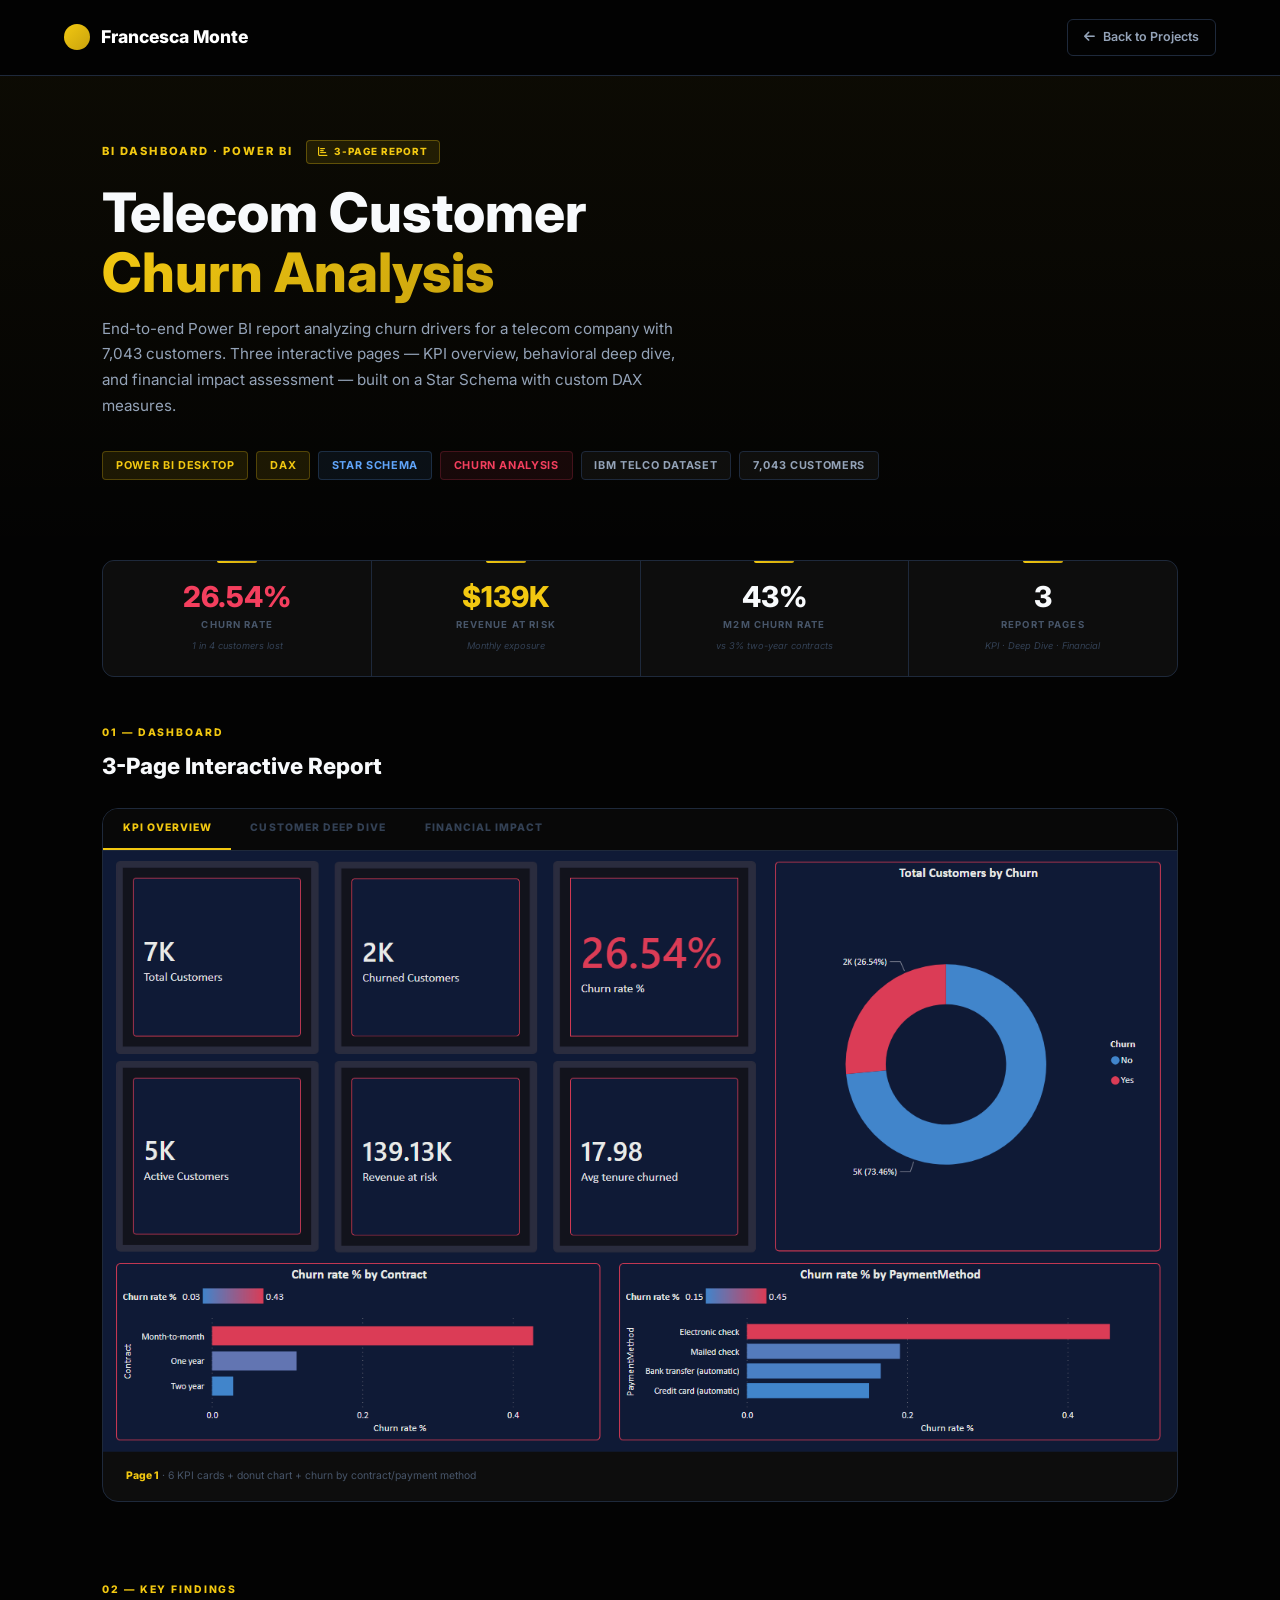
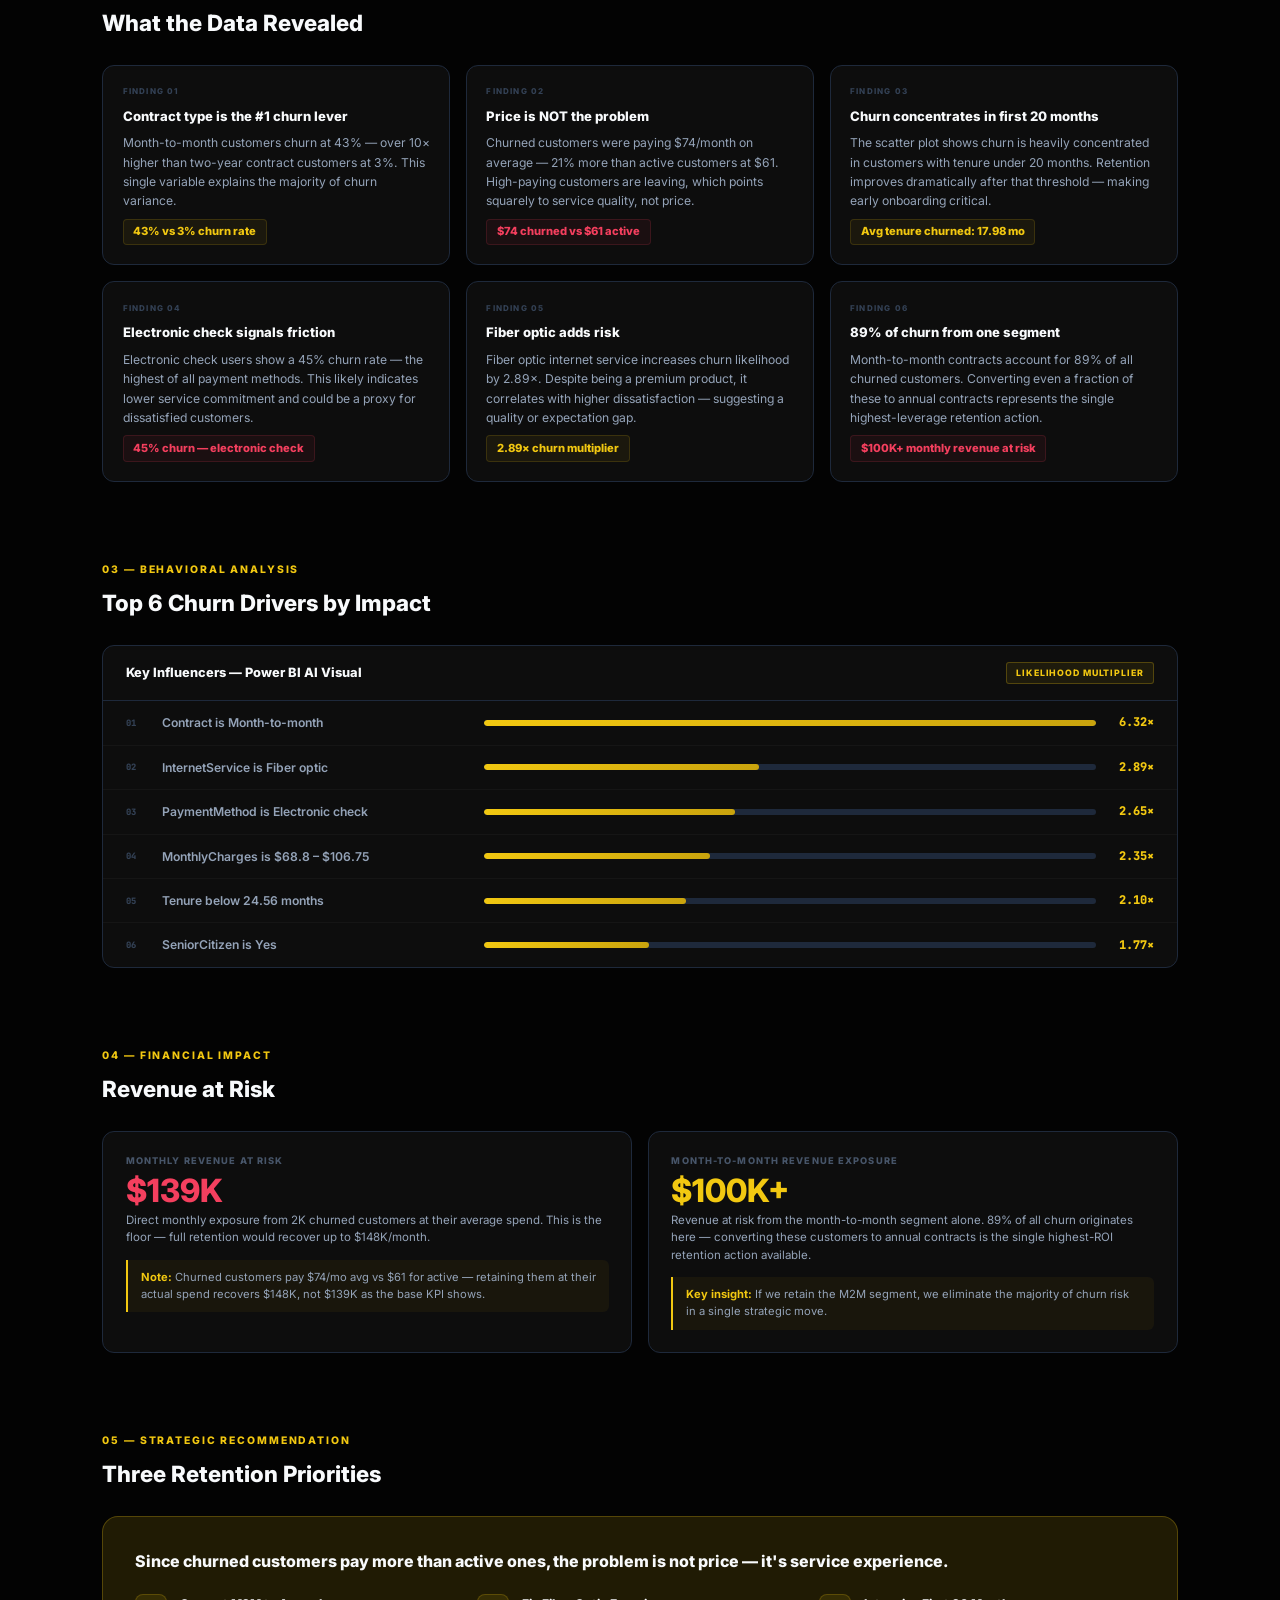
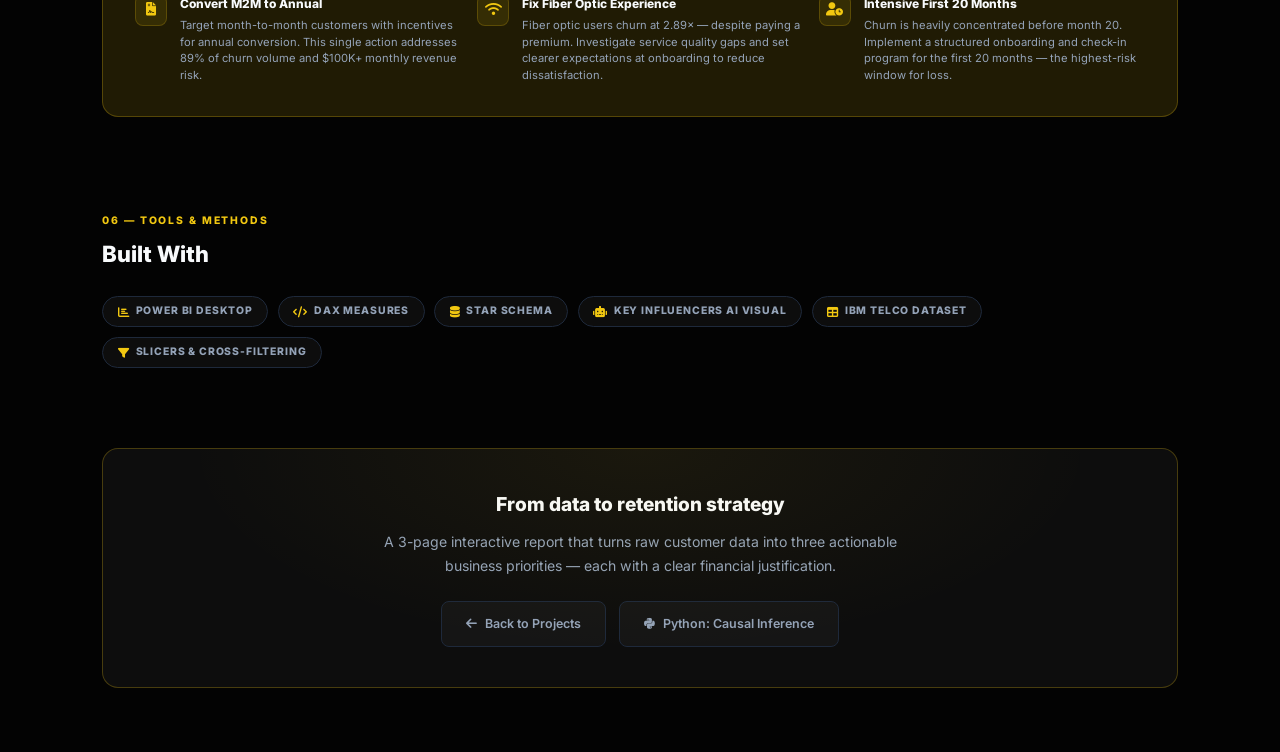
<file: power bi curn.html>
<!DOCTYPE html>
<html lang="en">
<head>
  <meta charset="UTF-8"/>
  <meta name="viewport" content="width=device-width, initial-scale=1.0"/>
  <title>Power BI — Customer Churn Analysis | Francesca Monte</title>
  <link href="https://fonts.googleapis.com/css2?family=Inter:wght@300;400;600;800&family=JetBrains+Mono:wght@400;600&display=swap" rel="stylesheet"/>
  <link rel="stylesheet" href="https://cdnjs.cloudflare.com/ajax/libs/font-awesome/6.0.0/css/all.min.css"/>
  <style>
    :root {
      --bg-color: #030303;
      --card-bg: #0d0d0d;
      --primary: #f2c811;
      --primary-dark: #c9a30d;
      --primary-gradient: linear-gradient(135deg, #f2c811 0%, #c9a30d 100%);
      --primary-dim: rgba(242,200,17,0.08);
      --primary-border: rgba(242,200,17,0.25);
      --primary-glow: rgba(242,200,17,0.12);
      --text-main: #f8fafc;
      --text-dim: #94a3b8;
      --border-color: #1e293b;
      --red: #f43f5e;
      --blue: #60a5fa;
      --cyan: #06b6d4;
    }
    * { margin:0; padding:0; box-sizing:border-box; }
    html { scroll-behavior:smooth; }
    body {
      background: var(--bg-color);
      color: var(--text-main);
      font-family: 'Inter', sans-serif;
      line-height: 1.6;
      overflow-x: hidden;
    }

    /* NAV */
    nav {
      display: flex; justify-content: space-between; align-items: center;
      padding: 1.2rem 5%;
      position: sticky; top: 0; z-index: 100;
      background: rgba(3,3,3,0.95);
      backdrop-filter: blur(10px);
      border-bottom: 1px solid var(--border-color);
    }
    .nav-logo {
      font-weight: 800; font-size: 1.1rem; color: #fff;
      text-decoration: none; display: flex; align-items: center; gap: 0.7rem;
    }
    .nav-logo .dot {
      width: 26px; height: 26px; border-radius: 50%;
      background: var(--primary-gradient);
    }
    .nav-back {
      display: inline-flex; align-items: center; gap: 0.5rem;
      color: var(--text-dim); text-decoration: none;
      font-size: 0.78rem; font-weight: 600;
      border: 1px solid var(--border-color);
      padding: 0.45rem 1rem; border-radius: 6px;
      transition: 0.2s;
    }
    .nav-back:hover { border-color: var(--primary); color: var(--text-main); }

    /* HERO */
    .hero {
      padding: 4rem 8% 3rem;
      max-width: 1400px; margin: 0 auto;
      background: linear-gradient(180deg, rgba(242,200,17,0.04) 0%, transparent 100%);
    }
    .hero-eyebrow {
      display: flex; align-items: center; gap: 0.8rem; margin-bottom: 1.2rem;
    }
    .eyebrow-label {
      font-size: 0.7rem; font-weight: 800;
      letter-spacing: 0.18em; text-transform: uppercase;
      color: var(--primary);
    }
    .tool-badge {
      display: inline-flex; align-items: center; gap: 5px;
      padding: 0.2rem 0.7rem;
      background: rgba(242,200,17,0.1);
      border: 1px solid rgba(242,200,17,0.3);
      border-radius: 4px;
      font-size: 0.62rem; font-weight: 800;
      letter-spacing: 0.1em; text-transform: uppercase;
      color: var(--primary);
    }
    .hero h1 {
      font-size: clamp(2rem, 5vw, 3.4rem);
      font-weight: 800; line-height: 1.1; margin-bottom: 0.8rem;
    }
    .hero h1 span {
      background: var(--primary-gradient);
      -webkit-background-clip: text; background-clip: text;
      -webkit-text-fill-color: transparent;
    }
    .hero-sub {
      color: var(--text-dim); font-size: 0.95rem;
      max-width: 600px; line-height: 1.7; margin-bottom: 2rem;
    }
    .hero-tags { display: flex; flex-wrap: wrap; gap: 0.5rem; margin-bottom: 2rem; }
    .tag {
      padding: 0.3rem 0.8rem; border-radius: 4px;
      font-size: 0.68rem; font-weight: 700;
      letter-spacing: 0.06em; text-transform: uppercase;
    }
    .tag-yellow { background: rgba(242,200,17,0.1); color: var(--primary); border: 1px solid rgba(242,200,17,0.25); }
    .tag-red    { background: rgba(244,63,94,0.08); color: var(--red);     border: 1px solid rgba(244,63,94,0.2); }
    .tag-blue   { background: rgba(96,165,250,0.08); color: var(--blue);   border: 1px solid rgba(96,165,250,0.2); }
    .tag-neutral{ background: rgba(255,255,255,0.04); color: #94a3b8;      border: 1px solid #1e293b; }

    /* STATS STRIP */
    .stats-strip {
      display: grid; grid-template-columns: repeat(4, 1fr);
      gap: 1px; background: var(--border-color);
      border: 1px solid var(--border-color);
      border-radius: 12px; overflow: hidden;
      margin: 0 8% 3rem; max-width: 1200px;
    }
    .stat-block {
      background: var(--card-bg); padding: 1.4rem 1rem;
      display: flex; flex-direction: column; align-items: center;
      gap: 0.3rem; position: relative;
    }
    .stat-block::before {
      content: ''; position: absolute; top: 0; left: 50%; transform: translateX(-50%);
      width: 40px; height: 2px; border-radius: 0 0 4px 4px;
      background: var(--primary-gradient);
    }
    .stat-val { font-size: 1.8rem; font-weight: 800; line-height: 1; }
    .stat-val.red { color: var(--red); }
    .stat-val.yellow { color: var(--primary); }
    .stat-label { font-size: 0.6rem; text-transform: uppercase; letter-spacing: 0.12em; color: #475569; font-weight: 700; }
    .stat-note { font-size: 0.58rem; color: #334155; font-style: italic; margin-top: 0.1rem; }
    @media (max-width: 768px) { .stats-strip { grid-template-columns: repeat(2,1fr); margin: 0 5% 2rem; } }
    @media (max-width: 480px) { .stats-strip { grid-template-columns: 1fr; } }

    /* SECTIONS */
    .section { padding: 0 8% 3rem; max-width: 1400px; margin: 0 auto; }
    .section-eyebrow {
      font-size: 0.65rem; font-weight: 800; letter-spacing: 0.18em;
      text-transform: uppercase; color: var(--primary); margin-bottom: 0.4rem;
    }
    .section-title { font-size: 1.4rem; font-weight: 800; margin-bottom: 1.5rem; }

    /* DASHBOARD PREVIEW */
    .dashboard-preview {
      background: var(--card-bg); border: 1px solid var(--border-color);
      border-radius: 16px; overflow: hidden; margin-bottom: 2rem;
      position: relative;
    }
    .dashboard-tabs {
      display: flex; background: #080808;
      border-bottom: 1px solid var(--border-color);
    }
    .dtab {
      padding: 0.7rem 1.2rem; font-size: 0.65rem; font-weight: 800;
      text-transform: uppercase; letter-spacing: 0.1em;
      color: #334155; cursor: pointer; border-bottom: 2px solid transparent;
      transition: 0.2s; white-space: nowrap;
    }
    .dtab.active { color: var(--primary); border-bottom-color: var(--primary); }
    .dtab:hover:not(.active) { color: #64748b; }

    .dashboard-img-wrap { position: relative; }
    .dashboard-img {
      width: 100%; display: block;
      filter: brightness(0.92) contrast(1.05);
      transition: filter 0.3s;
    }
    .dashboard-img-wrap:hover .dashboard-img { filter: brightness(1) contrast(1.05); }

    .dashboard-overlay {
      position: absolute; bottom: 0; left: 0; right: 0;
      background: linear-gradient(transparent, rgba(3,3,3,0.85));
      padding: 1.5rem; display: none;
    }
    .tab-panel { display: none; }
    .tab-panel.active { display: block; }

    /* INSIGHTS GRID */
    .insights-grid {
      display: grid; grid-template-columns: repeat(3,1fr);
      gap: 1rem; margin-bottom: 2rem;
    }
    @media (max-width: 900px) { .insights-grid { grid-template-columns: 1fr 1fr; } }
    @media (max-width: 600px) { .insights-grid { grid-template-columns: 1fr; } }

    .insight-card {
      background: var(--card-bg); border: 1px solid var(--border-color);
      border-radius: 12px; padding: 1.2rem;
      transition: border-color 0.2s;
      position: relative; overflow: hidden;
    }
    .insight-card::before {
      content: ''; position: absolute; top: 0; left: 0; right: 0; height: 2px;
      background: var(--primary-gradient); transform: scaleX(0);
      transform-origin: left; transition: transform 0.3s;
    }
    .insight-card:hover { border-color: var(--primary-border); }
    .insight-card:hover::before { transform: scaleX(1); }
    .insight-num {
      font-size: 0.5rem; font-weight: 800; letter-spacing: 0.15em;
      text-transform: uppercase; color: #334155; margin-bottom: 0.5rem;
    }
    .insight-title { font-size: 0.82rem; font-weight: 800; margin-bottom: 0.4rem; color: var(--text-main); }
    .insight-body { font-size: 0.76rem; color: var(--text-dim); line-height: 1.6; }
    .insight-highlight {
      display: inline-block; margin-top: 0.5rem;
      font-size: 0.7rem; font-weight: 800;
      color: var(--primary);
      background: rgba(242,200,17,0.06);
      border: 1px solid rgba(242,200,17,0.15);
      padding: 0.2rem 0.6rem; border-radius: 4px;
    }
    .insight-highlight.red { color: var(--red); background: rgba(244,63,94,0.06); border-color: rgba(244,63,94,0.15); }

    /* DRIVERS */
    .drivers-wrap {
      background: var(--card-bg); border: 1px solid var(--border-color);
      border-radius: 12px; overflow: hidden; margin-bottom: 2rem;
    }
    .drivers-header {
      padding: 1rem 1.4rem; border-bottom: 1px solid var(--border-color);
      display: flex; justify-content: space-between; align-items: center;
    }
    .drivers-title { font-size: 0.8rem; font-weight: 800; }
    .drivers-badge {
      font-size: 0.55rem; font-weight: 800; text-transform: uppercase;
      letter-spacing: 0.1em; color: var(--primary);
      background: var(--primary-dim); border: 1px solid var(--primary-border);
      padding: 0.2rem 0.6rem; border-radius: 3px;
    }
    .driver-row {
      display: flex; align-items: center; gap: 1rem;
      padding: 0.75rem 1.4rem; border-bottom: 1px solid rgba(255,255,255,0.03);
      transition: background 0.2s;
    }
    .driver-row:last-child { border-bottom: none; }
    .driver-row:hover { background: rgba(242,200,17,0.02); }
    .driver-rank {
      font-size: 0.55rem; font-weight: 800; color: #334155;
      font-family: 'JetBrains Mono', monospace; width: 20px; flex-shrink: 0;
    }
    .driver-name { font-size: 0.76rem; font-weight: 600; color: var(--text-dim); flex: 1; }
    .driver-bar-wrap { flex: 2; height: 6px; background: #1e293b; border-radius: 3px; overflow: hidden; }
    .driver-bar { height: 100%; border-radius: 3px; background: var(--primary-gradient); transition: width 1.2s cubic-bezier(0.4,0,0.2,1); width: 0%; }
    .driver-mult {
      font-size: 0.75rem; font-weight: 800; color: var(--primary);
      font-family: 'JetBrains Mono', monospace; width: 42px; text-align: right; flex-shrink: 0;
    }

    /* FINANCIAL BOX */
    .financial-grid {
      display: grid; grid-template-columns: 1fr 1fr;
      gap: 1rem; margin-bottom: 2rem;
    }
    @media (max-width: 700px) { .financial-grid { grid-template-columns: 1fr; } }
    .fin-card {
      background: var(--card-bg); border: 1px solid var(--border-color);
      border-radius: 12px; padding: 1.4rem;
    }
    .fin-label { font-size: 0.58rem; font-weight: 800; text-transform: uppercase; letter-spacing: 0.12em; color: #475569; margin-bottom: 0.4rem; }
    .fin-val { font-size: 2rem; font-weight: 800; line-height: 1; margin-bottom: 0.3rem; }
    .fin-val.danger { color: var(--red); }
    .fin-val.warn { color: var(--primary); }
    .fin-desc { font-size: 0.72rem; color: var(--text-dim); line-height: 1.5; }
    .fin-note {
      margin-top: 0.8rem; padding: 0.6rem 0.8rem;
      background: rgba(242,200,17,0.05); border-left: 2px solid var(--primary);
      border-radius: 0 6px 6px 0;
      font-size: 0.7rem; color: #94a3b8; line-height: 1.5;
    }
    .fin-note strong { color: var(--primary); }

    /* STRATEGY BOX */
    .strategy-box {
      background: var(--primary-glow);
      border: 1px solid var(--primary-border);
      border-radius: 16px; padding: 2rem;
      margin-bottom: 3rem;
    }
    .strategy-box h3 { font-size: 1rem; font-weight: 800; margin-bottom: 1.2rem; color: var(--text-main); }
    .strategy-items { display: grid; grid-template-columns: repeat(3,1fr); gap: 1rem; }
    @media (max-width: 768px) { .strategy-items { grid-template-columns: 1fr; } }
    .strategy-item { display: flex; gap: 0.8rem; align-items: flex-start; }
    .strategy-icon {
      width: 32px; height: 32px; border-radius: 8px; flex-shrink: 0;
      background: rgba(242,200,17,0.1); border: 1px solid rgba(242,200,17,0.2);
      display: flex; align-items: center; justify-content: center;
      color: var(--primary); font-size: 0.85rem;
    }
    .strategy-text h4 { font-size: 0.75rem; font-weight: 800; color: var(--text-main); margin-bottom: 0.25rem; }
    .strategy-text p { font-size: 0.7rem; color: var(--text-dim); line-height: 1.5; }

    /* TOOLS */
    .tools-row { display: flex; flex-wrap: wrap; gap: 0.6rem; margin-bottom: 2rem; }
    .tool-chip {
      display: inline-flex; align-items: center; gap: 6px;
      padding: 0.4rem 0.9rem; border-radius: 20px;
      font-size: 0.65rem; font-weight: 800; text-transform: uppercase; letter-spacing: 0.08em;
      background: var(--card-bg); border: 1px solid var(--border-color);
      color: var(--text-dim);
    }
    .tool-chip i { color: var(--primary); font-size: 0.7rem; }

    /* CONCLUSION */
    .conclusion {
      background: var(--card-bg); border: 1px solid var(--primary-border);
      border-radius: 16px; padding: 2.5rem; text-align: center;
      margin: 0 8% 4rem; max-width: 1200px; position: relative; overflow: hidden;
    }
    .conclusion::before {
      content: ''; position: absolute; inset: 0;
      background: radial-gradient(ellipse at 50% 0%, rgba(242,200,17,0.06), transparent 60%);
      pointer-events: none;
    }
    .conclusion h3 { font-size: 1.2rem; font-weight: 800; margin-bottom: 0.6rem; }
    .conclusion p { color: var(--text-dim); font-size: 0.88rem; max-width: 520px; margin: 0 auto 1.5rem; line-height: 1.7; }
    .btn-row { display: flex; gap: 0.8rem; justify-content: center; flex-wrap: wrap; }
    .btn-primary {
      display: inline-flex; align-items: center; gap: 8px;
      background: var(--primary-gradient); color: #000;
      padding: 0.75rem 1.5rem; border-radius: 8px;
      font-size: 0.78rem; font-weight: 800; text-decoration: none;
      transition: opacity 0.2s, transform 0.2s;
    }
    .btn-primary:hover { opacity: 0.88; transform: translateY(-2px); }
    .btn-ghost {
      display: inline-flex; align-items: center; gap: 8px;
      background: rgba(255,255,255,0.03); border: 1px solid var(--border-color);
      color: var(--text-dim); padding: 0.75rem 1.5rem; border-radius: 8px;
      font-size: 0.78rem; font-weight: 600; text-decoration: none;
      transition: border-color 0.2s, color 0.2s;
    }
    .btn-ghost:hover { border-color: var(--primary); color: var(--text-main); }

    /* SCROLL FADE */
    .fade-in { opacity: 0; transform: translateY(24px); transition: opacity 0.55s ease, transform 0.55s ease; }
    .fade-in.visible { opacity: 1; transform: translateY(0); }
  </style>
</head>
<body>

<nav>
  <a href="index.html" class="nav-logo">
    <div class="dot"></div>Francesca Monte
  </a>
  <a href="index.html#portfolio" class="nav-back"><i class="fas fa-arrow-left"></i> Back to Projects</a>
</nav>

<!-- HERO -->
<div class="hero fade-in">
  <div class="hero-eyebrow">
    <span class="eyebrow-label">BI Dashboard · Power BI</span>
    <span class="tool-badge"><i class="fas fa-chart-bar"></i> 3-Page Report</span>
  </div>
  <h1>Telecom Customer<br/><span>Churn Analysis</span></h1>
  <p class="hero-sub">End-to-end Power BI report analyzing churn drivers for a telecom company with 7,043 customers. Three interactive pages — KPI overview, behavioral deep dive, and financial impact assessment — built on a Star Schema with custom DAX measures.</p>
  <div class="hero-tags">
    <span class="tag tag-yellow">Power BI Desktop</span>
    <span class="tag tag-yellow">DAX</span>
    <span class="tag tag-blue">Star Schema</span>
    <span class="tag tag-red">Churn Analysis</span>
    <span class="tag tag-neutral">IBM Telco Dataset</span>
    <span class="tag tag-neutral">7,043 customers</span>
  </div>
</div>

<!-- STATS -->
<div class="stats-strip fade-in">
  <div class="stat-block">
    <div class="stat-val red">26.54%</div>
    <div class="stat-label">Churn Rate</div>
    <div class="stat-note">1 in 4 customers lost</div>
  </div>
  <div class="stat-block">
    <div class="stat-val yellow">$139K</div>
    <div class="stat-label">Revenue at Risk</div>
    <div class="stat-note">Monthly exposure</div>
  </div>
  <div class="stat-block">
    <div class="stat-val" style="color:#f8fafc">43%</div>
    <div class="stat-label">M2M Churn Rate</div>
    <div class="stat-note">vs 3% two-year contracts</div>
  </div>
  <div class="stat-block">
    <div class="stat-val" style="color:#f8fafc">3</div>
    <div class="stat-label">Report Pages</div>
    <div class="stat-note">KPI · Deep Dive · Financial</div>
  </div>
</div>

<!-- DASHBOARD SECTION -->
<div class="section fade-in">
  <div class="section-eyebrow">01 — Dashboard</div>
  <div class="section-title">3-Page Interactive Report</div>

  <div class="dashboard-preview">
    <div class="dashboard-tabs">
      <div class="dtab active" data-tab="0">KPI Overview</div>
      <div class="dtab" data-tab="1">Customer Deep Dive</div>
      <div class="dtab" data-tab="2">Financial Impact</div>
    </div>

    <div class="tab-panel active" id="tab-0">
      <div class="dashboard-img-wrap">
        <img src="pbi_dash1.png" alt="KPI Overview — Customer Churn Dashboard" class="dashboard-img"
             onerror="this.style.display='none'; this.nextElementSibling.style.display='flex'"/>
        <div style="display:none; background:#0a0a0a; height:340px; align-items:center; justify-content:center; flex-direction:column; gap:1rem; border-top:1px solid #1e293b;">
          <i class="fas fa-chart-bar" style="font-size:2.5rem; color:#f2c811; opacity:0.4;"></i>
          <div style="font-size:0.75rem; color:#334155; text-transform:uppercase; letter-spacing:0.15em; font-weight:800;">KPI Overview</div>
          <div style="font-size:0.65rem; color:#1e293b;">7K customers · 26.54% churn · $139K at risk</div>
        </div>
      </div>
      <div style="padding:1rem 1.4rem; border-top:1px solid #0f172a; display:flex; gap:2rem; flex-wrap:wrap;">
        <div style="font-size:0.65rem; color:#475569;"><span style="color:#f2c811; font-weight:800;">Page 1</span> · 6 KPI cards + donut chart + churn by contract/payment method</div>
      </div>
    </div>

    <div class="tab-panel" id="tab-1">
      <div class="dashboard-img-wrap">
        <img src="pbi_dash2.png" alt="Customer Deep Dive" class="dashboard-img"
             onerror="this.style.display='none'; this.nextElementSibling.style.display='flex'"/>
        <div style="display:none; background:#0a0a0a; height:340px; align-items:center; justify-content:center; flex-direction:column; gap:1rem; border-top:1px solid #1e293b;">
          <i class="fas fa-users" style="font-size:2.5rem; color:#f2c811; opacity:0.4;"></i>
          <div style="font-size:0.75rem; color:#334155; text-transform:uppercase; letter-spacing:0.15em; font-weight:800;">Customer Deep Dive</div>
          <div style="font-size:0.65rem; color:#1e293b;">Scatter plot · Key Influencers visual · 6 churn drivers</div>
        </div>
      </div>
      <div style="padding:1rem 1.4rem; border-top:1px solid #0f172a; display:flex; gap:2rem; flex-wrap:wrap;">
        <div style="font-size:0.65rem; color:#475569;"><span style="color:#f2c811; font-weight:800;">Page 2</span> · Churn by tenure & monthly charges · Key Influencers AI visual</div>
      </div>
    </div>

    <div class="tab-panel" id="tab-2">
      <div class="dashboard-img-wrap">
        <img src="pbi_dash3.png" alt="Financial Impact" class="dashboard-img"
             onerror="this.style.display='none'; this.nextElementSibling.style.display='flex'"/>
        <div style="display:none; background:#0a0a0a; height:340px; align-items:center; justify-content:center; flex-direction:column; gap:1rem; border-top:1px solid #1e293b;">
          <i class="fas fa-dollar-sign" style="font-size:2.5rem; color:#f2c811; opacity:0.4;"></i>
          <div style="font-size:0.75rem; color:#334155; text-transform:uppercase; letter-spacing:0.15em; font-weight:800;">Financial Impact</div>
          <div style="font-size:0.65rem; color:#1e293b;">$74 avg churned · $61 avg active · 89% M2M churn</div>
        </div>
      </div>
      <div style="padding:1rem 1.4rem; border-top:1px solid #0f172a; display:flex; gap:2rem; flex-wrap:wrap;">
        <div style="font-size:0.65rem; color:#475569;"><span style="color:#f2c811; font-weight:800;">Page 3</span> · Avg monthly charges comparison · Revenue at risk by contract type</div>
      </div>
    </div>
  </div>
</div>

<!-- KEY INSIGHTS -->
<div class="section fade-in">
  <div class="section-eyebrow">02 — Key Findings</div>
  <div class="section-title">What the Data Revealed</div>
  <div class="insights-grid">
    <div class="insight-card">
      <div class="insight-num">Finding 01</div>
      <div class="insight-title">Contract type is the #1 churn lever</div>
      <div class="insight-body">Month-to-month customers churn at 43% — over 10× higher than two-year contract customers at 3%. This single variable explains the majority of churn variance.</div>
      <span class="insight-highlight">43% vs 3% churn rate</span>
    </div>
    <div class="insight-card">
      <div class="insight-num">Finding 02</div>
      <div class="insight-title">Price is NOT the problem</div>
      <div class="insight-body">Churned customers were paying $74/month on average — 21% more than active customers at $61. High-paying customers are leaving, which points squarely to service quality, not price.</div>
      <span class="insight-highlight red">$74 churned vs $61 active</span>
    </div>
    <div class="insight-card">
      <div class="insight-num">Finding 03</div>
      <div class="insight-title">Churn concentrates in first 20 months</div>
      <div class="insight-body">The scatter plot shows churn is heavily concentrated in customers with tenure under 20 months. Retention improves dramatically after that threshold — making early onboarding critical.</div>
      <span class="insight-highlight">Avg tenure churned: 17.98 mo</span>
    </div>
    <div class="insight-card">
      <div class="insight-num">Finding 04</div>
      <div class="insight-title">Electronic check signals friction</div>
      <div class="insight-body">Electronic check users show a 45% churn rate — the highest of all payment methods. This likely indicates lower service commitment and could be a proxy for dissatisfied customers.</div>
      <span class="insight-highlight red">45% churn — electronic check</span>
    </div>
    <div class="insight-card">
      <div class="insight-num">Finding 05</div>
      <div class="insight-title">Fiber optic adds risk</div>
      <div class="insight-body">Fiber optic internet service increases churn likelihood by 2.89×. Despite being a premium product, it correlates with higher dissatisfaction — suggesting a quality or expectation gap.</div>
      <span class="insight-highlight">2.89× churn multiplier</span>
    </div>
    <div class="insight-card">
      <div class="insight-num">Finding 06</div>
      <div class="insight-title">89% of churn from one segment</div>
      <div class="insight-body">Month-to-month contracts account for 89% of all churned customers. Converting even a fraction of these to annual contracts represents the single highest-leverage retention action.</div>
      <span class="insight-highlight red">$100K+ monthly revenue at risk</span>
    </div>
  </div>
</div>

<!-- CHURN DRIVERS -->
<div class="section fade-in">
  <div class="section-eyebrow">03 — Behavioral Analysis</div>
  <div class="section-title">Top 6 Churn Drivers by Impact</div>
  <div class="drivers-wrap">
    <div class="drivers-header">
      <div class="drivers-title">Key Influencers — Power BI AI Visual</div>
      <span class="drivers-badge">Likelihood multiplier</span>
    </div>
    <div class="driver-row">
      <span class="driver-rank">01</span>
      <span class="driver-name">Contract is Month-to-month</span>
      <div class="driver-bar-wrap"><div class="driver-bar" data-w="100"></div></div>
      <span class="driver-mult">6.32×</span>
    </div>
    <div class="driver-row">
      <span class="driver-rank">02</span>
      <span class="driver-name">InternetService is Fiber optic</span>
      <div class="driver-bar-wrap"><div class="driver-bar" data-w="45"></div></div>
      <span class="driver-mult">2.89×</span>
    </div>
    <div class="driver-row">
      <span class="driver-rank">03</span>
      <span class="driver-name">PaymentMethod is Electronic check</span>
      <div class="driver-bar-wrap"><div class="driver-bar" data-w="41"></div></div>
      <span class="driver-mult">2.65×</span>
    </div>
    <div class="driver-row">
      <span class="driver-rank">04</span>
      <span class="driver-name">MonthlyCharges is $68.8 – $106.75</span>
      <div class="driver-bar-wrap"><div class="driver-bar" data-w="37"></div></div>
      <span class="driver-mult">2.35×</span>
    </div>
    <div class="driver-row">
      <span class="driver-rank">05</span>
      <span class="driver-name">Tenure below 24.56 months</span>
      <div class="driver-bar-wrap"><div class="driver-bar" data-w="33"></div></div>
      <span class="driver-mult">2.10×</span>
    </div>
    <div class="driver-row">
      <span class="driver-rank">06</span>
      <span class="driver-name">SeniorCitizen is Yes</span>
      <div class="driver-bar-wrap"><div class="driver-bar" data-w="27"></div></div>
      <span class="driver-mult">1.77×</span>
    </div>
  </div>
</div>

<!-- FINANCIAL IMPACT -->
<div class="section fade-in">
  <div class="section-eyebrow">04 — Financial Impact</div>
  <div class="section-title">Revenue at Risk</div>
  <div class="financial-grid">
    <div class="fin-card">
      <div class="fin-label">Monthly Revenue at Risk</div>
      <div class="fin-val danger">$139K</div>
      <div class="fin-desc">Direct monthly exposure from 2K churned customers at their average spend. This is the floor — full retention would recover up to $148K/month.</div>
      <div class="fin-note"><strong>Note:</strong> Churned customers pay $74/mo avg vs $61 for active — retaining them at their actual spend recovers $148K, not $139K as the base KPI shows.</div>
    </div>
    <div class="fin-card">
      <div class="fin-label">Month-to-Month Revenue Exposure</div>
      <div class="fin-val warn">$100K+</div>
      <div class="fin-desc">Revenue at risk from the month-to-month segment alone. 89% of all churn originates here — converting these customers to annual contracts is the single highest-ROI retention action available.</div>
      <div class="fin-note"><strong>Key insight:</strong> If we retain the M2M segment, we eliminate the majority of churn risk in a single strategic move.</div>
    </div>
  </div>
</div>

<!-- STRATEGY -->
<div class="section fade-in">
  <div class="section-eyebrow">05 — Strategic Recommendation</div>
  <div class="section-title">Three Retention Priorities</div>
  <div class="strategy-box">
    <h3>Since churned customers pay more than active ones, the problem is not price — it's service experience.</h3>
    <div class="strategy-items">
      <div class="strategy-item">
        <div class="strategy-icon"><i class="fas fa-file-contract"></i></div>
        <div class="strategy-text">
          <h4>Convert M2M to Annual</h4>
          <p>Target month-to-month customers with incentives for annual conversion. This single action addresses 89% of churn volume and $100K+ monthly revenue risk.</p>
        </div>
      </div>
      <div class="strategy-item">
        <div class="strategy-icon"><i class="fas fa-wifi"></i></div>
        <div class="strategy-text">
          <h4>Fix Fiber Optic Experience</h4>
          <p>Fiber optic users churn at 2.89× — despite paying a premium. Investigate service quality gaps and set clearer expectations at onboarding to reduce dissatisfaction.</p>
        </div>
      </div>
      <div class="strategy-item">
        <div class="strategy-icon"><i class="fas fa-user-clock"></i></div>
        <div class="strategy-text">
          <h4>Intensive First 20 Months</h4>
          <p>Churn is heavily concentrated before month 20. Implement a structured onboarding and check-in program for the first 20 months — the highest-risk window for loss.</p>
        </div>
      </div>
    </div>
  </div>
</div>

<!-- TOOLS -->
<div class="section fade-in">
  <div class="section-eyebrow">06 — Tools & Methods</div>
  <div class="section-title">Built With</div>
  <div class="tools-row">
    <span class="tool-chip"><i class="fas fa-chart-bar"></i> Power BI Desktop</span>
    <span class="tool-chip"><i class="fas fa-code"></i> DAX Measures</span>
    <span class="tool-chip"><i class="fas fa-database"></i> Star Schema</span>
    <span class="tool-chip"><i class="fas fa-robot"></i> Key Influencers AI Visual</span>
    <span class="tool-chip"><i class="fas fa-table"></i> IBM Telco Dataset</span>
    <span class="tool-chip"><i class="fas fa-filter"></i> Slicers & Cross-filtering</span>
  </div>
</div>

<!-- CONCLUSION -->
<div class="conclusion fade-in">
  <h3>From data to retention strategy</h3>
  <p>A 3-page interactive report that turns raw customer data into three actionable business priorities — each with a clear financial justification.</p>
  <div class="btn-row">
    <a href="index.html#portfolio" class="btn-ghost"><i class="fas fa-arrow-left"></i> Back to Projects</a>
    <a href="causal-inference.html" class="btn-ghost"><i class="fab fa-python"></i> Python: Causal Inference</a>
  </div>
</div>

<script>
  // Tabs
  document.querySelectorAll('.dtab').forEach(tab => {
    tab.addEventListener('click', () => {
      document.querySelectorAll('.dtab').forEach(t => t.classList.remove('active'));
      document.querySelectorAll('.tab-panel').forEach(p => p.classList.remove('active'));
      tab.classList.add('active');
      document.getElementById('tab-' + tab.dataset.tab).classList.add('active');
    });
  });

  // Scroll fade
  const obs = new IntersectionObserver(entries => {
    entries.forEach(e => { if (e.isIntersecting) e.target.classList.add('visible'); });
  }, { threshold: 0.1 });
  document.querySelectorAll('.fade-in').forEach(el => obs.observe(el));

  // Driver bars animation
  const barObs = new IntersectionObserver(entries => {
    entries.forEach(e => {
      if (e.isIntersecting) {
        e.target.querySelectorAll('.driver-bar').forEach(bar => {
          setTimeout(() => { bar.style.width = bar.dataset.w + '%'; }, 200);
        });
        barObs.disconnect();
      }
    });
  }, { threshold: 0.3 });
  const driversWrap = document.querySelector('.drivers-wrap');
  if (driversWrap) barObs.observe(driversWrap);
</script>
</body>
</html>
</file>
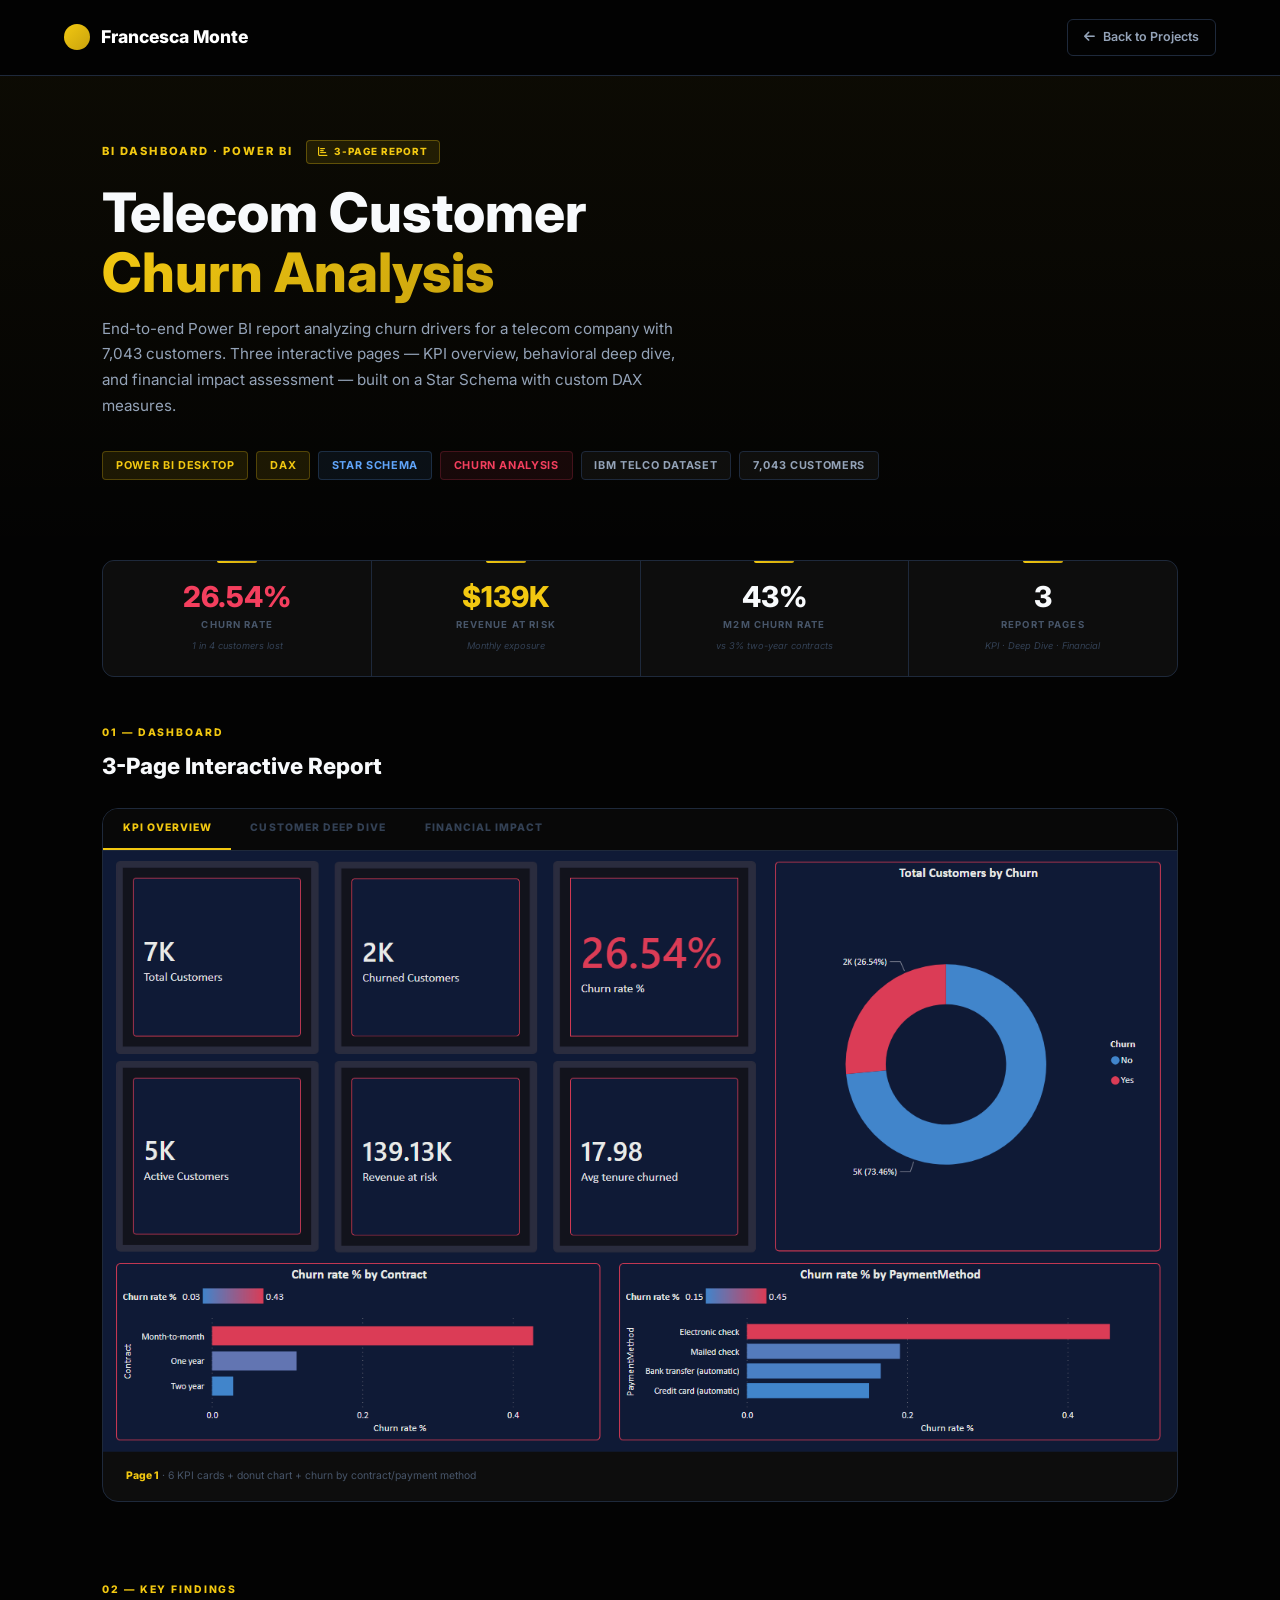
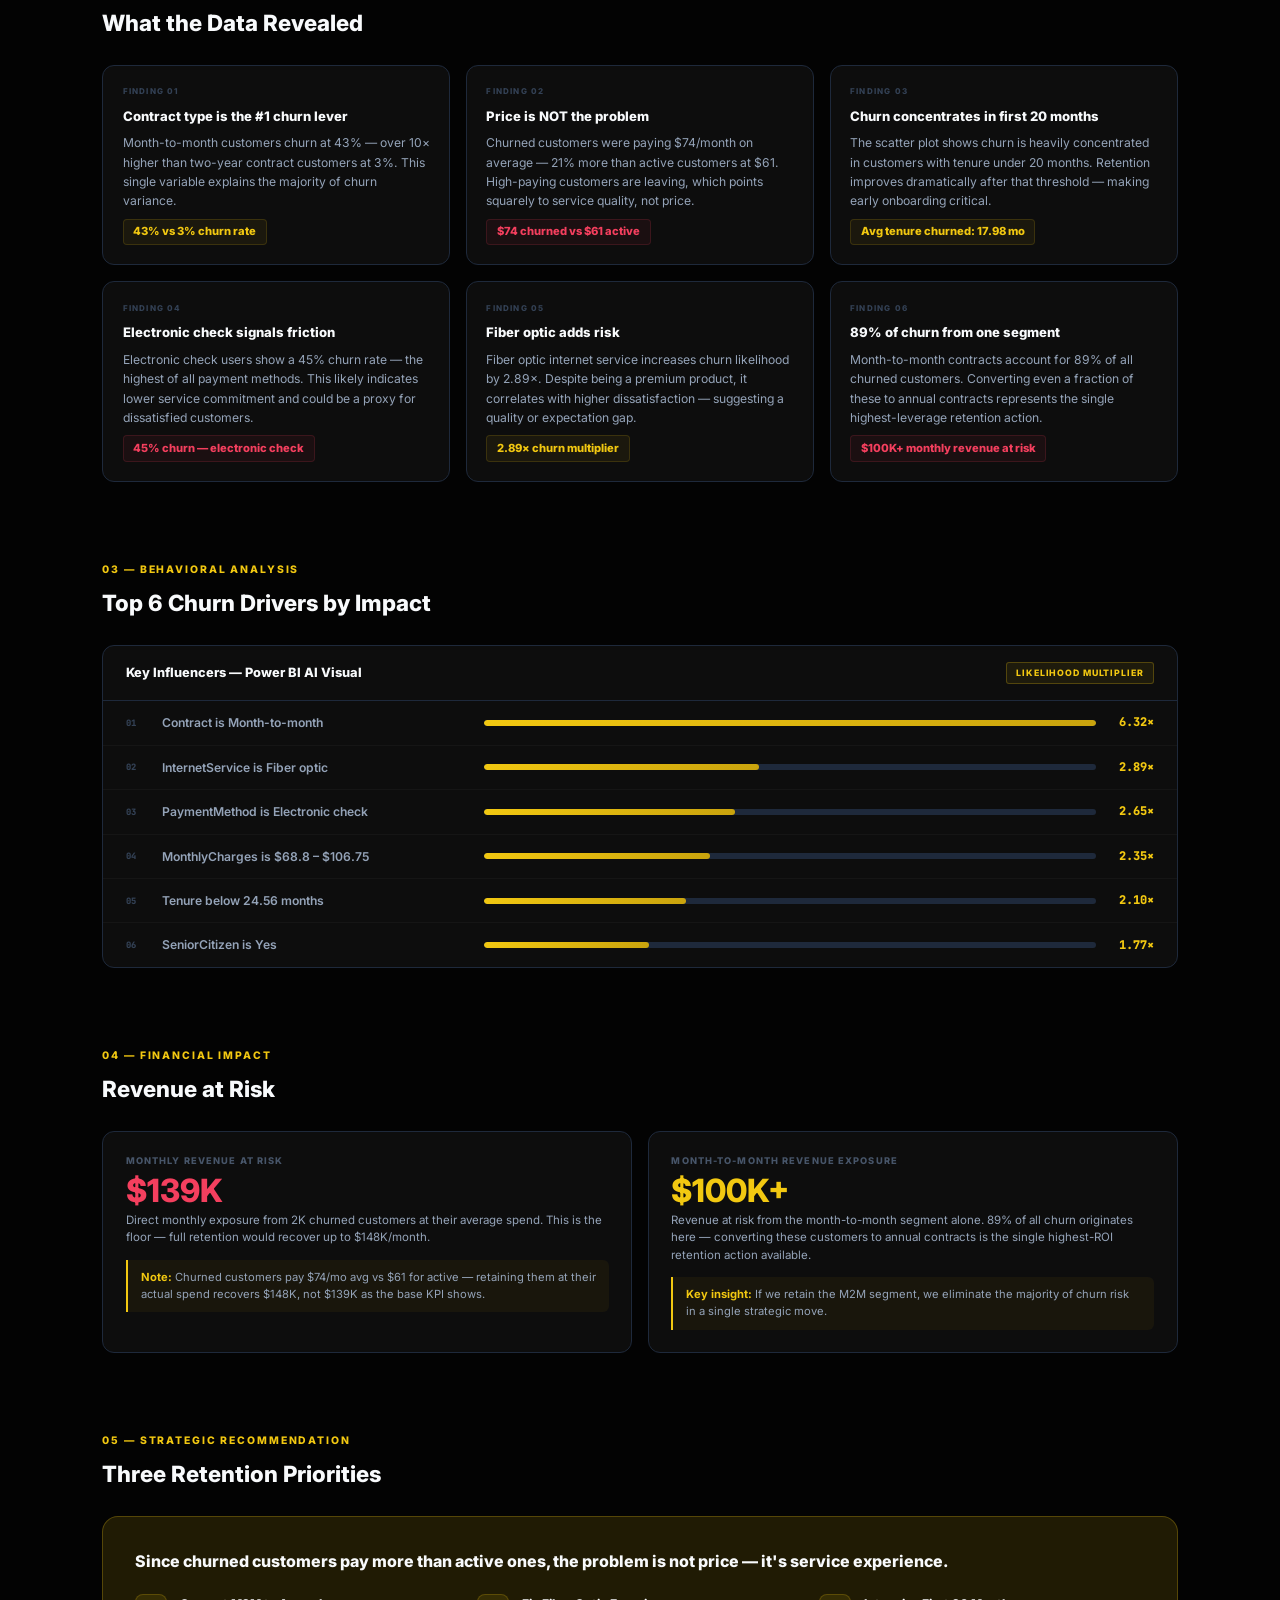
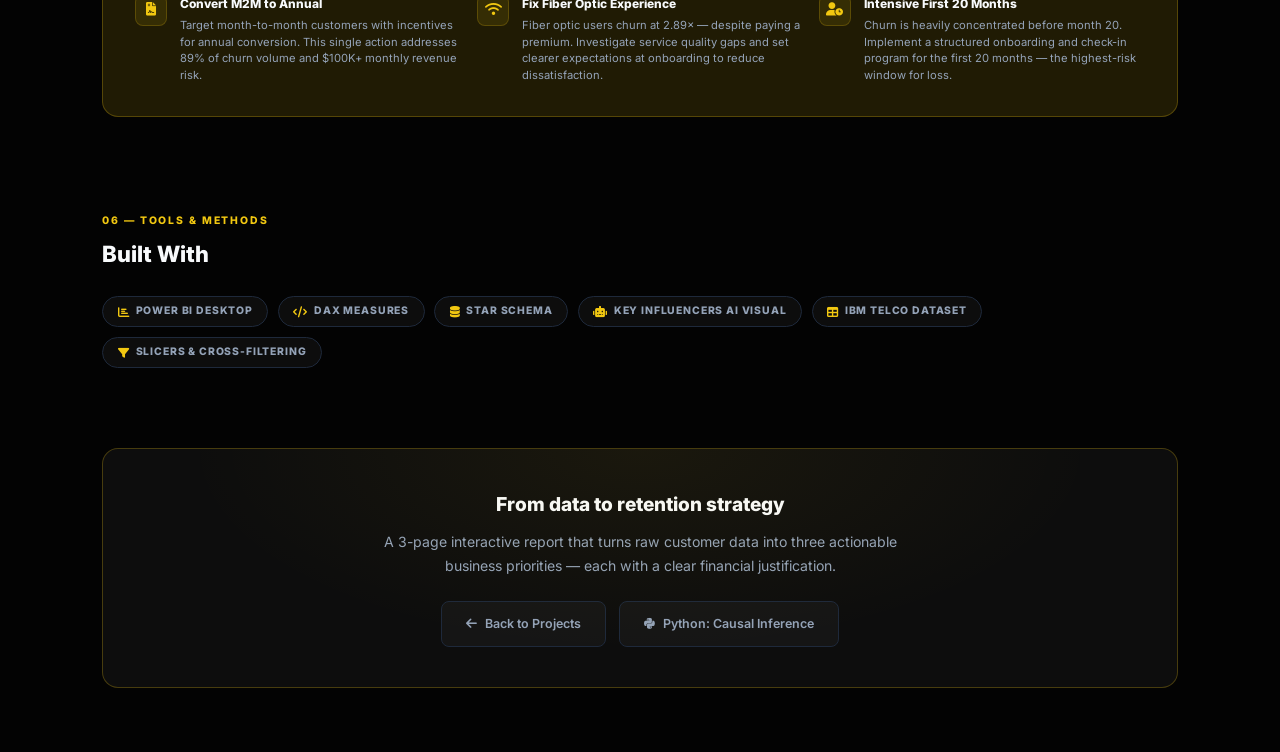
<file: power_bi _churn.html>
<!DOCTYPE html>
<html lang="en">
<head>
  <meta charset="UTF-8"/>
  <meta name="viewport" content="width=device-width, initial-scale=1.0"/>
  <title>Power BI — Customer Churn Analysis | Francesca Monte</title>
  <link href="https://fonts.googleapis.com/css2?family=Inter:wght@300;400;600;800&family=JetBrains+Mono:wght@400;600&display=swap" rel="stylesheet"/>
  <link rel="stylesheet" href="https://cdnjs.cloudflare.com/ajax/libs/font-awesome/6.0.0/css/all.min.css"/>
  <style>
    :root {
      --bg-color: #030303;
      --card-bg: #0d0d0d;
      --primary: #f2c811;
      --primary-dark: #c9a30d;
      --primary-gradient: linear-gradient(135deg, #f2c811 0%, #c9a30d 100%);
      --primary-dim: rgba(242,200,17,0.08);
      --primary-border: rgba(242,200,17,0.25);
      --primary-glow: rgba(242,200,17,0.12);
      --text-main: #f8fafc;
      --text-dim: #94a3b8;
      --border-color: #1e293b;
      --red: #f43f5e;
      --blue: #60a5fa;
      --cyan: #06b6d4;
    }
    * { margin:0; padding:0; box-sizing:border-box; }
    html { scroll-behavior:smooth; }
    body {
      background: var(--bg-color);
      color: var(--text-main);
      font-family: 'Inter', sans-serif;
      line-height: 1.6;
      overflow-x: hidden;
    }

    /* NAV */
    nav {
      display: flex; justify-content: space-between; align-items: center;
      padding: 1.2rem 5%;
      position: sticky; top: 0; z-index: 100;
      background: rgba(3,3,3,0.95);
      backdrop-filter: blur(10px);
      border-bottom: 1px solid var(--border-color);
    }
    .nav-logo {
      font-weight: 800; font-size: 1.1rem; color: #fff;
      text-decoration: none; display: flex; align-items: center; gap: 0.7rem;
    }
    .nav-logo .dot {
      width: 26px; height: 26px; border-radius: 50%;
      background: var(--primary-gradient);
    }
    .nav-back {
      display: inline-flex; align-items: center; gap: 0.5rem;
      color: var(--text-dim); text-decoration: none;
      font-size: 0.78rem; font-weight: 600;
      border: 1px solid var(--border-color);
      padding: 0.45rem 1rem; border-radius: 6px;
      transition: 0.2s;
    }
    .nav-back:hover { border-color: var(--primary); color: var(--text-main); }

    /* HERO */
    .hero {
      padding: 4rem 8% 3rem;
      max-width: 1400px; margin: 0 auto;
      background: linear-gradient(180deg, rgba(242,200,17,0.04) 0%, transparent 100%);
    }
    .hero-eyebrow {
      display: flex; align-items: center; gap: 0.8rem; margin-bottom: 1.2rem;
    }
    .eyebrow-label {
      font-size: 0.7rem; font-weight: 800;
      letter-spacing: 0.18em; text-transform: uppercase;
      color: var(--primary);
    }
    .tool-badge {
      display: inline-flex; align-items: center; gap: 5px;
      padding: 0.2rem 0.7rem;
      background: rgba(242,200,17,0.1);
      border: 1px solid rgba(242,200,17,0.3);
      border-radius: 4px;
      font-size: 0.62rem; font-weight: 800;
      letter-spacing: 0.1em; text-transform: uppercase;
      color: var(--primary);
    }
    .hero h1 {
      font-size: clamp(2rem, 5vw, 3.4rem);
      font-weight: 800; line-height: 1.1; margin-bottom: 0.8rem;
    }
    .hero h1 span {
      background: var(--primary-gradient);
      -webkit-background-clip: text; background-clip: text;
      -webkit-text-fill-color: transparent;
    }
    .hero-sub {
      color: var(--text-dim); font-size: 0.95rem;
      max-width: 600px; line-height: 1.7; margin-bottom: 2rem;
    }
    .hero-tags { display: flex; flex-wrap: wrap; gap: 0.5rem; margin-bottom: 2rem; }
    .tag {
      padding: 0.3rem 0.8rem; border-radius: 4px;
      font-size: 0.68rem; font-weight: 700;
      letter-spacing: 0.06em; text-transform: uppercase;
    }
    .tag-yellow { background: rgba(242,200,17,0.1); color: var(--primary); border: 1px solid rgba(242,200,17,0.25); }
    .tag-red    { background: rgba(244,63,94,0.08); color: var(--red);     border: 1px solid rgba(244,63,94,0.2); }
    .tag-blue   { background: rgba(96,165,250,0.08); color: var(--blue);   border: 1px solid rgba(96,165,250,0.2); }
    .tag-neutral{ background: rgba(255,255,255,0.04); color: #94a3b8;      border: 1px solid #1e293b; }

    /* STATS STRIP */
    .stats-strip {
      display: grid; grid-template-columns: repeat(4, 1fr);
      gap: 1px; background: var(--border-color);
      border: 1px solid var(--border-color);
      border-radius: 12px; overflow: hidden;
      margin: 0 8% 3rem; max-width: 1200px;
    }
    .stat-block {
      background: var(--card-bg); padding: 1.4rem 1rem;
      display: flex; flex-direction: column; align-items: center;
      gap: 0.3rem; position: relative;
    }
    .stat-block::before {
      content: ''; position: absolute; top: 0; left: 50%; transform: translateX(-50%);
      width: 40px; height: 2px; border-radius: 0 0 4px 4px;
      background: var(--primary-gradient);
    }
    .stat-val { font-size: 1.8rem; font-weight: 800; line-height: 1; }
    .stat-val.red { color: var(--red); }
    .stat-val.yellow { color: var(--primary); }
    .stat-label { font-size: 0.6rem; text-transform: uppercase; letter-spacing: 0.12em; color: #475569; font-weight: 700; }
    .stat-note { font-size: 0.58rem; color: #334155; font-style: italic; margin-top: 0.1rem; }
    @media (max-width: 768px) { .stats-strip { grid-template-columns: repeat(2,1fr); margin: 0 5% 2rem; } }
    @media (max-width: 480px) { .stats-strip { grid-template-columns: 1fr; } }

    /* SECTIONS */
    .section { padding: 0 8% 3rem; max-width: 1400px; margin: 0 auto; }
    .section-eyebrow {
      font-size: 0.65rem; font-weight: 800; letter-spacing: 0.18em;
      text-transform: uppercase; color: var(--primary); margin-bottom: 0.4rem;
    }
    .section-title { font-size: 1.4rem; font-weight: 800; margin-bottom: 1.5rem; }

    /* DASHBOARD PREVIEW */
    .dashboard-preview {
      background: var(--card-bg); border: 1px solid var(--border-color);
      border-radius: 16px; overflow: hidden; margin-bottom: 2rem;
      position: relative;
    }
    .dashboard-tabs {
      display: flex; background: #080808;
      border-bottom: 1px solid var(--border-color);
    }
    .dtab {
      padding: 0.7rem 1.2rem; font-size: 0.65rem; font-weight: 800;
      text-transform: uppercase; letter-spacing: 0.1em;
      color: #334155; cursor: pointer; border-bottom: 2px solid transparent;
      transition: 0.2s; white-space: nowrap;
    }
    .dtab.active { color: var(--primary); border-bottom-color: var(--primary); }
    .dtab:hover:not(.active) { color: #64748b; }

    .dashboard-img-wrap { position: relative; }
    .dashboard-img {
      width: 100%; display: block;
      filter: brightness(0.92) contrast(1.05);
      transition: filter 0.3s;
    }
    .dashboard-img-wrap:hover .dashboard-img { filter: brightness(1) contrast(1.05); }

    .dashboard-overlay {
      position: absolute; bottom: 0; left: 0; right: 0;
      background: linear-gradient(transparent, rgba(3,3,3,0.85));
      padding: 1.5rem; display: none;
    }
    .tab-panel { display: none; }
    .tab-panel.active { display: block; }

    /* INSIGHTS GRID */
    .insights-grid {
      display: grid; grid-template-columns: repeat(3,1fr);
      gap: 1rem; margin-bottom: 2rem;
    }
    @media (max-width: 900px) { .insights-grid { grid-template-columns: 1fr 1fr; } }
    @media (max-width: 600px) { .insights-grid { grid-template-columns: 1fr; } }

    .insight-card {
      background: var(--card-bg); border: 1px solid var(--border-color);
      border-radius: 12px; padding: 1.2rem;
      transition: border-color 0.2s;
      position: relative; overflow: hidden;
    }
    .insight-card::before {
      content: ''; position: absolute; top: 0; left: 0; right: 0; height: 2px;
      background: var(--primary-gradient); transform: scaleX(0);
      transform-origin: left; transition: transform 0.3s;
    }
    .insight-card:hover { border-color: var(--primary-border); }
    .insight-card:hover::before { transform: scaleX(1); }
    .insight-num {
      font-size: 0.5rem; font-weight: 800; letter-spacing: 0.15em;
      text-transform: uppercase; color: #334155; margin-bottom: 0.5rem;
    }
    .insight-title { font-size: 0.82rem; font-weight: 800; margin-bottom: 0.4rem; color: var(--text-main); }
    .insight-body { font-size: 0.76rem; color: var(--text-dim); line-height: 1.6; }
    .insight-highlight {
      display: inline-block; margin-top: 0.5rem;
      font-size: 0.7rem; font-weight: 800;
      color: var(--primary);
      background: rgba(242,200,17,0.06);
      border: 1px solid rgba(242,200,17,0.15);
      padding: 0.2rem 0.6rem; border-radius: 4px;
    }
    .insight-highlight.red { color: var(--red); background: rgba(244,63,94,0.06); border-color: rgba(244,63,94,0.15); }

    /* DRIVERS */
    .drivers-wrap {
      background: var(--card-bg); border: 1px solid var(--border-color);
      border-radius: 12px; overflow: hidden; margin-bottom: 2rem;
    }
    .drivers-header {
      padding: 1rem 1.4rem; border-bottom: 1px solid var(--border-color);
      display: flex; justify-content: space-between; align-items: center;
    }
    .drivers-title { font-size: 0.8rem; font-weight: 800; }
    .drivers-badge {
      font-size: 0.55rem; font-weight: 800; text-transform: uppercase;
      letter-spacing: 0.1em; color: var(--primary);
      background: var(--primary-dim); border: 1px solid var(--primary-border);
      padding: 0.2rem 0.6rem; border-radius: 3px;
    }
    .driver-row {
      display: flex; align-items: center; gap: 1rem;
      padding: 0.75rem 1.4rem; border-bottom: 1px solid rgba(255,255,255,0.03);
      transition: background 0.2s;
    }
    .driver-row:last-child { border-bottom: none; }
    .driver-row:hover { background: rgba(242,200,17,0.02); }
    .driver-rank {
      font-size: 0.55rem; font-weight: 800; color: #334155;
      font-family: 'JetBrains Mono', monospace; width: 20px; flex-shrink: 0;
    }
    .driver-name { font-size: 0.76rem; font-weight: 600; color: var(--text-dim); flex: 1; }
    .driver-bar-wrap { flex: 2; height: 6px; background: #1e293b; border-radius: 3px; overflow: hidden; }
    .driver-bar { height: 100%; border-radius: 3px; background: var(--primary-gradient); transition: width 1.2s cubic-bezier(0.4,0,0.2,1); width: 0%; }
    .driver-mult {
      font-size: 0.75rem; font-weight: 800; color: var(--primary);
      font-family: 'JetBrains Mono', monospace; width: 42px; text-align: right; flex-shrink: 0;
    }

    /* FINANCIAL BOX */
    .financial-grid {
      display: grid; grid-template-columns: 1fr 1fr;
      gap: 1rem; margin-bottom: 2rem;
    }
    @media (max-width: 700px) { .financial-grid { grid-template-columns: 1fr; } }
    .fin-card {
      background: var(--card-bg); border: 1px solid var(--border-color);
      border-radius: 12px; padding: 1.4rem;
    }
    .fin-label { font-size: 0.58rem; font-weight: 800; text-transform: uppercase; letter-spacing: 0.12em; color: #475569; margin-bottom: 0.4rem; }
    .fin-val { font-size: 2rem; font-weight: 800; line-height: 1; margin-bottom: 0.3rem; }
    .fin-val.danger { color: var(--red); }
    .fin-val.warn { color: var(--primary); }
    .fin-desc { font-size: 0.72rem; color: var(--text-dim); line-height: 1.5; }
    .fin-note {
      margin-top: 0.8rem; padding: 0.6rem 0.8rem;
      background: rgba(242,200,17,0.05); border-left: 2px solid var(--primary);
      border-radius: 0 6px 6px 0;
      font-size: 0.7rem; color: #94a3b8; line-height: 1.5;
    }
    .fin-note strong { color: var(--primary); }

    /* STRATEGY BOX */
    .strategy-box {
      background: var(--primary-glow);
      border: 1px solid var(--primary-border);
      border-radius: 16px; padding: 2rem;
      margin-bottom: 3rem;
    }
    .strategy-box h3 { font-size: 1rem; font-weight: 800; margin-bottom: 1.2rem; color: var(--text-main); }
    .strategy-items { display: grid; grid-template-columns: repeat(3,1fr); gap: 1rem; }
    @media (max-width: 768px) { .strategy-items { grid-template-columns: 1fr; } }
    .strategy-item { display: flex; gap: 0.8rem; align-items: flex-start; }
    .strategy-icon {
      width: 32px; height: 32px; border-radius: 8px; flex-shrink: 0;
      background: rgba(242,200,17,0.1); border: 1px solid rgba(242,200,17,0.2);
      display: flex; align-items: center; justify-content: center;
      color: var(--primary); font-size: 0.85rem;
    }
    .strategy-text h4 { font-size: 0.75rem; font-weight: 800; color: var(--text-main); margin-bottom: 0.25rem; }
    .strategy-text p { font-size: 0.7rem; color: var(--text-dim); line-height: 1.5; }

    /* TOOLS */
    .tools-row { display: flex; flex-wrap: wrap; gap: 0.6rem; margin-bottom: 2rem; }
    .tool-chip {
      display: inline-flex; align-items: center; gap: 6px;
      padding: 0.4rem 0.9rem; border-radius: 20px;
      font-size: 0.65rem; font-weight: 800; text-transform: uppercase; letter-spacing: 0.08em;
      background: var(--card-bg); border: 1px solid var(--border-color);
      color: var(--text-dim);
    }
    .tool-chip i { color: var(--primary); font-size: 0.7rem; }

    /* CONCLUSION */
    .conclusion {
      background: var(--card-bg); border: 1px solid var(--primary-border);
      border-radius: 16px; padding: 2.5rem; text-align: center;
      margin: 0 8% 4rem; max-width: 1200px; position: relative; overflow: hidden;
    }
    .conclusion::before {
      content: ''; position: absolute; inset: 0;
      background: radial-gradient(ellipse at 50% 0%, rgba(242,200,17,0.06), transparent 60%);
      pointer-events: none;
    }
    .conclusion h3 { font-size: 1.2rem; font-weight: 800; margin-bottom: 0.6rem; }
    .conclusion p { color: var(--text-dim); font-size: 0.88rem; max-width: 520px; margin: 0 auto 1.5rem; line-height: 1.7; }
    .btn-row { display: flex; gap: 0.8rem; justify-content: center; flex-wrap: wrap; }
    .btn-primary {
      display: inline-flex; align-items: center; gap: 8px;
      background: var(--primary-gradient); color: #000;
      padding: 0.75rem 1.5rem; border-radius: 8px;
      font-size: 0.78rem; font-weight: 800; text-decoration: none;
      transition: opacity 0.2s, transform 0.2s;
    }
    .btn-primary:hover { opacity: 0.88; transform: translateY(-2px); }
    .btn-ghost {
      display: inline-flex; align-items: center; gap: 8px;
      background: rgba(255,255,255,0.03); border: 1px solid var(--border-color);
      color: var(--text-dim); padding: 0.75rem 1.5rem; border-radius: 8px;
      font-size: 0.78rem; font-weight: 600; text-decoration: none;
      transition: border-color 0.2s, color 0.2s;
    }
    .btn-ghost:hover { border-color: var(--primary); color: var(--text-main); }

    /* SCROLL FADE */
    .fade-in { opacity: 0; transform: translateY(24px); transition: opacity 0.55s ease, transform 0.55s ease; }
    .fade-in.visible { opacity: 1; transform: translateY(0); }
  </style>
</head>
<body>

<nav>
  <a href="index.html" class="nav-logo">
    <div class="dot"></div>Francesca Monte
  </a>
  <a href="index.html#portfolio" class="nav-back"><i class="fas fa-arrow-left"></i> Back to Projects</a>
</nav>

<!-- HERO -->
<div class="hero fade-in">
  <div class="hero-eyebrow">
    <span class="eyebrow-label">BI Dashboard · Power BI</span>
    <span class="tool-badge"><i class="fas fa-chart-bar"></i> 3-Page Report</span>
  </div>
  <h1>Telecom Customer<br/><span>Churn Analysis</span></h1>
  <p class="hero-sub">End-to-end Power BI report analyzing churn drivers for a telecom company with 7,043 customers. Three interactive pages — KPI overview, behavioral deep dive, and financial impact assessment — built on a Star Schema with custom DAX measures.</p>
  <div class="hero-tags">
    <span class="tag tag-yellow">Power BI Desktop</span>
    <span class="tag tag-yellow">DAX</span>
    <span class="tag tag-blue">Star Schema</span>
    <span class="tag tag-red">Churn Analysis</span>
    <span class="tag tag-neutral">IBM Telco Dataset</span>
    <span class="tag tag-neutral">7,043 customers</span>
  </div>
</div>

<!-- STATS -->
<div class="stats-strip fade-in">
  <div class="stat-block">
    <div class="stat-val red">26.54%</div>
    <div class="stat-label">Churn Rate</div>
    <div class="stat-note">1 in 4 customers lost</div>
  </div>
  <div class="stat-block">
    <div class="stat-val yellow">$139K</div>
    <div class="stat-label">Revenue at Risk</div>
    <div class="stat-note">Monthly exposure</div>
  </div>
  <div class="stat-block">
    <div class="stat-val" style="color:#f8fafc">43%</div>
    <div class="stat-label">M2M Churn Rate</div>
    <div class="stat-note">vs 3% two-year contracts</div>
  </div>
  <div class="stat-block">
    <div class="stat-val" style="color:#f8fafc">3</div>
    <div class="stat-label">Report Pages</div>
    <div class="stat-note">KPI · Deep Dive · Financial</div>
  </div>
</div>

<!-- DASHBOARD SECTION -->
<div class="section fade-in">
  <div class="section-eyebrow">01 — Dashboard</div>
  <div class="section-title">3-Page Interactive Report</div>

  <div class="dashboard-preview">
    <div class="dashboard-tabs">
      <div class="dtab active" data-tab="0">KPI Overview</div>
      <div class="dtab" data-tab="1">Customer Deep Dive</div>
      <div class="dtab" data-tab="2">Financial Impact</div>
    </div>

    <div class="tab-panel active" id="tab-0">
      <div class="dashboard-img-wrap">
        <img src="pbi_dash1.png" alt="KPI Overview — Customer Churn Dashboard" class="dashboard-img"
             onerror="this.style.display='none'; this.nextElementSibling.style.display='flex'"/>
        <div style="display:none; background:#0a0a0a; height:340px; align-items:center; justify-content:center; flex-direction:column; gap:1rem; border-top:1px solid #1e293b;">
          <i class="fas fa-chart-bar" style="font-size:2.5rem; color:#f2c811; opacity:0.4;"></i>
          <div style="font-size:0.75rem; color:#334155; text-transform:uppercase; letter-spacing:0.15em; font-weight:800;">KPI Overview</div>
          <div style="font-size:0.65rem; color:#1e293b;">7K customers · 26.54% churn · $139K at risk</div>
        </div>
      </div>
      <div style="padding:1rem 1.4rem; border-top:1px solid #0f172a; display:flex; gap:2rem; flex-wrap:wrap;">
        <div style="font-size:0.65rem; color:#475569;"><span style="color:#f2c811; font-weight:800;">Page 1</span> · 6 KPI cards + donut chart + churn by contract/payment method</div>
      </div>
    </div>

    <div class="tab-panel" id="tab-1">
      <div class="dashboard-img-wrap">
        <img src="pbi_dash2.png" alt="Customer Deep Dive" class="dashboard-img"
             onerror="this.style.display='none'; this.nextElementSibling.style.display='flex'"/>
        <div style="display:none; background:#0a0a0a; height:340px; align-items:center; justify-content:center; flex-direction:column; gap:1rem; border-top:1px solid #1e293b;">
          <i class="fas fa-users" style="font-size:2.5rem; color:#f2c811; opacity:0.4;"></i>
          <div style="font-size:0.75rem; color:#334155; text-transform:uppercase; letter-spacing:0.15em; font-weight:800;">Customer Deep Dive</div>
          <div style="font-size:0.65rem; color:#1e293b;">Scatter plot · Key Influencers visual · 6 churn drivers</div>
        </div>
      </div>
      <div style="padding:1rem 1.4rem; border-top:1px solid #0f172a; display:flex; gap:2rem; flex-wrap:wrap;">
        <div style="font-size:0.65rem; color:#475569;"><span style="color:#f2c811; font-weight:800;">Page 2</span> · Churn by tenure & monthly charges · Key Influencers AI visual</div>
      </div>
    </div>

    <div class="tab-panel" id="tab-2">
      <div class="dashboard-img-wrap">
        <img src="pbi_dash3.png" alt="Financial Impact" class="dashboard-img"
             onerror="this.style.display='none'; this.nextElementSibling.style.display='flex'"/>
        <div style="display:none; background:#0a0a0a; height:340px; align-items:center; justify-content:center; flex-direction:column; gap:1rem; border-top:1px solid #1e293b;">
          <i class="fas fa-dollar-sign" style="font-size:2.5rem; color:#f2c811; opacity:0.4;"></i>
          <div style="font-size:0.75rem; color:#334155; text-transform:uppercase; letter-spacing:0.15em; font-weight:800;">Financial Impact</div>
          <div style="font-size:0.65rem; color:#1e293b;">$74 avg churned · $61 avg active · 89% M2M churn</div>
        </div>
      </div>
      <div style="padding:1rem 1.4rem; border-top:1px solid #0f172a; display:flex; gap:2rem; flex-wrap:wrap;">
        <div style="font-size:0.65rem; color:#475569;"><span style="color:#f2c811; font-weight:800;">Page 3</span> · Avg monthly charges comparison · Revenue at risk by contract type</div>
      </div>
    </div>
  </div>
</div>

<!-- KEY INSIGHTS -->
<div class="section fade-in">
  <div class="section-eyebrow">02 — Key Findings</div>
  <div class="section-title">What the Data Revealed</div>
  <div class="insights-grid">
    <div class="insight-card">
      <div class="insight-num">Finding 01</div>
      <div class="insight-title">Contract type is the #1 churn lever</div>
      <div class="insight-body">Month-to-month customers churn at 43% — over 10× higher than two-year contract customers at 3%. This single variable explains the majority of churn variance.</div>
      <span class="insight-highlight">43% vs 3% churn rate</span>
    </div>
    <div class="insight-card">
      <div class="insight-num">Finding 02</div>
      <div class="insight-title">Price is NOT the problem</div>
      <div class="insight-body">Churned customers were paying $74/month on average — 21% more than active customers at $61. High-paying customers are leaving, which points squarely to service quality, not price.</div>
      <span class="insight-highlight red">$74 churned vs $61 active</span>
    </div>
    <div class="insight-card">
      <div class="insight-num">Finding 03</div>
      <div class="insight-title">Churn concentrates in first 20 months</div>
      <div class="insight-body">The scatter plot shows churn is heavily concentrated in customers with tenure under 20 months. Retention improves dramatically after that threshold — making early onboarding critical.</div>
      <span class="insight-highlight">Avg tenure churned: 17.98 mo</span>
    </div>
    <div class="insight-card">
      <div class="insight-num">Finding 04</div>
      <div class="insight-title">Electronic check signals friction</div>
      <div class="insight-body">Electronic check users show a 45% churn rate — the highest of all payment methods. This likely indicates lower service commitment and could be a proxy for dissatisfied customers.</div>
      <span class="insight-highlight red">45% churn — electronic check</span>
    </div>
    <div class="insight-card">
      <div class="insight-num">Finding 05</div>
      <div class="insight-title">Fiber optic adds risk</div>
      <div class="insight-body">Fiber optic internet service increases churn likelihood by 2.89×. Despite being a premium product, it correlates with higher dissatisfaction — suggesting a quality or expectation gap.</div>
      <span class="insight-highlight">2.89× churn multiplier</span>
    </div>
    <div class="insight-card">
      <div class="insight-num">Finding 06</div>
      <div class="insight-title">89% of churn from one segment</div>
      <div class="insight-body">Month-to-month contracts account for 89% of all churned customers. Converting even a fraction of these to annual contracts represents the single highest-leverage retention action.</div>
      <span class="insight-highlight red">$100K+ monthly revenue at risk</span>
    </div>
  </div>
</div>

<!-- CHURN DRIVERS -->
<div class="section fade-in">
  <div class="section-eyebrow">03 — Behavioral Analysis</div>
  <div class="section-title">Top 6 Churn Drivers by Impact</div>
  <div class="drivers-wrap">
    <div class="drivers-header">
      <div class="drivers-title">Key Influencers — Power BI AI Visual</div>
      <span class="drivers-badge">Likelihood multiplier</span>
    </div>
    <div class="driver-row">
      <span class="driver-rank">01</span>
      <span class="driver-name">Contract is Month-to-month</span>
      <div class="driver-bar-wrap"><div class="driver-bar" data-w="100"></div></div>
      <span class="driver-mult">6.32×</span>
    </div>
    <div class="driver-row">
      <span class="driver-rank">02</span>
      <span class="driver-name">InternetService is Fiber optic</span>
      <div class="driver-bar-wrap"><div class="driver-bar" data-w="45"></div></div>
      <span class="driver-mult">2.89×</span>
    </div>
    <div class="driver-row">
      <span class="driver-rank">03</span>
      <span class="driver-name">PaymentMethod is Electronic check</span>
      <div class="driver-bar-wrap"><div class="driver-bar" data-w="41"></div></div>
      <span class="driver-mult">2.65×</span>
    </div>
    <div class="driver-row">
      <span class="driver-rank">04</span>
      <span class="driver-name">MonthlyCharges is $68.8 – $106.75</span>
      <div class="driver-bar-wrap"><div class="driver-bar" data-w="37"></div></div>
      <span class="driver-mult">2.35×</span>
    </div>
    <div class="driver-row">
      <span class="driver-rank">05</span>
      <span class="driver-name">Tenure below 24.56 months</span>
      <div class="driver-bar-wrap"><div class="driver-bar" data-w="33"></div></div>
      <span class="driver-mult">2.10×</span>
    </div>
    <div class="driver-row">
      <span class="driver-rank">06</span>
      <span class="driver-name">SeniorCitizen is Yes</span>
      <div class="driver-bar-wrap"><div class="driver-bar" data-w="27"></div></div>
      <span class="driver-mult">1.77×</span>
    </div>
  </div>
</div>

<!-- FINANCIAL IMPACT -->
<div class="section fade-in">
  <div class="section-eyebrow">04 — Financial Impact</div>
  <div class="section-title">Revenue at Risk</div>
  <div class="financial-grid">
    <div class="fin-card">
      <div class="fin-label">Monthly Revenue at Risk</div>
      <div class="fin-val danger">$139K</div>
      <div class="fin-desc">Direct monthly exposure from 2K churned customers at their average spend. This is the floor — full retention would recover up to $148K/month.</div>
      <div class="fin-note"><strong>Note:</strong> Churned customers pay $74/mo avg vs $61 for active — retaining them at their actual spend recovers $148K, not $139K as the base KPI shows.</div>
    </div>
    <div class="fin-card">
      <div class="fin-label">Month-to-Month Revenue Exposure</div>
      <div class="fin-val warn">$100K+</div>
      <div class="fin-desc">Revenue at risk from the month-to-month segment alone. 89% of all churn originates here — converting these customers to annual contracts is the single highest-ROI retention action available.</div>
      <div class="fin-note"><strong>Key insight:</strong> If we retain the M2M segment, we eliminate the majority of churn risk in a single strategic move.</div>
    </div>
  </div>
</div>

<!-- STRATEGY -->
<div class="section fade-in">
  <div class="section-eyebrow">05 — Strategic Recommendation</div>
  <div class="section-title">Three Retention Priorities</div>
  <div class="strategy-box">
    <h3>Since churned customers pay more than active ones, the problem is not price — it's service experience.</h3>
    <div class="strategy-items">
      <div class="strategy-item">
        <div class="strategy-icon"><i class="fas fa-file-contract"></i></div>
        <div class="strategy-text">
          <h4>Convert M2M to Annual</h4>
          <p>Target month-to-month customers with incentives for annual conversion. This single action addresses 89% of churn volume and $100K+ monthly revenue risk.</p>
        </div>
      </div>
      <div class="strategy-item">
        <div class="strategy-icon"><i class="fas fa-wifi"></i></div>
        <div class="strategy-text">
          <h4>Fix Fiber Optic Experience</h4>
          <p>Fiber optic users churn at 2.89× — despite paying a premium. Investigate service quality gaps and set clearer expectations at onboarding to reduce dissatisfaction.</p>
        </div>
      </div>
      <div class="strategy-item">
        <div class="strategy-icon"><i class="fas fa-user-clock"></i></div>
        <div class="strategy-text">
          <h4>Intensive First 20 Months</h4>
          <p>Churn is heavily concentrated before month 20. Implement a structured onboarding and check-in program for the first 20 months — the highest-risk window for loss.</p>
        </div>
      </div>
    </div>
  </div>
</div>

<!-- TOOLS -->
<div class="section fade-in">
  <div class="section-eyebrow">06 — Tools & Methods</div>
  <div class="section-title">Built With</div>
  <div class="tools-row">
    <span class="tool-chip"><i class="fas fa-chart-bar"></i> Power BI Desktop</span>
    <span class="tool-chip"><i class="fas fa-code"></i> DAX Measures</span>
    <span class="tool-chip"><i class="fas fa-database"></i> Star Schema</span>
    <span class="tool-chip"><i class="fas fa-robot"></i> Key Influencers AI Visual</span>
    <span class="tool-chip"><i class="fas fa-table"></i> IBM Telco Dataset</span>
    <span class="tool-chip"><i class="fas fa-filter"></i> Slicers & Cross-filtering</span>
  </div>
</div>

<!-- CONCLUSION -->
<div class="conclusion fade-in">
  <h3>From data to retention strategy</h3>
  <p>A 3-page interactive report that turns raw customer data into three actionable business priorities — each with a clear financial justification.</p>
  <div class="btn-row">
    <a href="index.html#portfolio" class="btn-ghost"><i class="fas fa-arrow-left"></i> Back to Projects</a>
    <a href="causal-inference.html" class="btn-ghost"><i class="fab fa-python"></i> Python: Causal Inference</a>
  </div>
</div>

<script>
  // Tabs
  document.querySelectorAll('.dtab').forEach(tab => {
    tab.addEventListener('click', () => {
      document.querySelectorAll('.dtab').forEach(t => t.classList.remove('active'));
      document.querySelectorAll('.tab-panel').forEach(p => p.classList.remove('active'));
      tab.classList.add('active');
      document.getElementById('tab-' + tab.dataset.tab).classList.add('active');
    });
  });

  // Scroll fade
  const obs = new IntersectionObserver(entries => {
    entries.forEach(e => { if (e.isIntersecting) e.target.classList.add('visible'); });
  }, { threshold: 0.1 });
  document.querySelectorAll('.fade-in').forEach(el => obs.observe(el));

  // Driver bars animation
  const barObs = new IntersectionObserver(entries => {
    entries.forEach(e => {
      if (e.isIntersecting) {
        e.target.querySelectorAll('.driver-bar').forEach(bar => {
          setTimeout(() => { bar.style.width = bar.dataset.w + '%'; }, 200);
        });
        barObs.disconnect();
      }
    });
  }, { threshold: 0.3 });
  const driversWrap = document.querySelector('.drivers-wrap');
  if (driversWrap) barObs.observe(driversWrap);
</script>
</body>
</html>
</file>
<file: style.css>
:root {
  --bg-color: #030303;
  --card-bg: #0d0d0d;
  --primary-purple: #a78bfa;
  --primary-gradient: linear-gradient(135deg, #6d28d9 0%, #4c1d95 100%);
  --text-main: #f8fafc;
  --text-dim: #94a3b8;
  --border-color: #1e293b;
  --sidebar-width: 350px;
}

* { margin: 0; padding: 0; box-sizing: border-box; }
html { scroll-behavior: smooth; }
body {
  background-color: var(--bg-color);
  color: var(--text-main);
  font-family: 'Inter', sans-serif;
  line-height: 1.6;
  overflow-x: hidden;
  width: 100%;
}

section { padding: 5rem 6%; }
.container { max-width: 1400px; margin: 0 auto; }

.site-header {
  position: sticky;
  top: 0;
  z-index: 1000;
  background: rgba(3, 3, 3, 0.95);
  backdrop-filter: blur(10px);
}

nav {
  display: flex;
  justify-content: space-between;
  align-items: center;
  padding: 1.2rem 5%;
  border-bottom: 1px solid var(--border-color);
}

.logo-group { display: flex; align-items: center; gap: 1rem; cursor: pointer; }
.sidebar-toggle { background: none; border: none; color: var(--primary-purple); font-size: 1.8rem; pointer-events: none; }
nav .logo { font-weight: 800; font-size: 1.1rem; color: #fff; }
.nav-links { display: none; }

@media (min-width: 1024px) {
  .nav-links {
    display: flex;
    list-style: none;
    gap: 2rem;
  }
  .nav-links a {
    color: var(--text-dim);
    text-decoration: none;
    font-size: 0.8rem;
    font-weight: 600;
    text-transform: uppercase;
    letter-spacing: 1px;
  }
}

/* =========================
   SIDEBAR — new design
   ========================= */
.sidebar {
  position: fixed;
  top: 0;
  left: calc(var(--sidebar-width) * -1);
  width: var(--sidebar-width);
  height: 100%;
  background: #07070a;
  border-right: 1px solid var(--border-color);
  z-index: 2000;
  transition: left 0.4s cubic-bezier(0.77, 0, 0.175, 1);
  overflow-y: auto;
  overflow-x: hidden;
}
.sidebar.active { left: 0; box-shadow: 20px 0 50px rgba(0,0,0,0.8); }

.sidebar-glow-top {
  position: absolute; top: 0; left: 0; right: 0; height: 280px;
  background: radial-gradient(ellipse at 50% -20%, rgba(109,40,217,0.35) 0%, transparent 70%);
  pointer-events: none; z-index: 0;
}
.sidebar-noise {
  position: absolute; inset: 0; opacity: 0.03;
  background-image: url("data:image/svg+xml,%3Csvg viewBox='0 0 256 256' xmlns='http://www.w3.org/2000/svg'%3E%3Cfilter id='noise'%3E%3CfeTurbulence type='fractalNoise' baseFrequency='0.9' numOctaves='4' stitchTiles='stitch'/%3E%3C/filter%3E%3Crect width='100%25' height='100%25' filter='url(%23noise)'/%3E%3C/svg%3E");
  pointer-events: none; z-index: 0;
}
.sidebar-content {
  position: relative; z-index: 1;
  display: flex; flex-direction: column;
  padding-bottom: 2rem;
}

.close-btn {
  position: absolute; top: 1.2rem; right: 1.2rem;
  width: 32px; height: 32px; border-radius: 50%;
  background: rgba(255,255,255,0.04); border: 1px solid rgba(255,255,255,0.08);
  color: #64748b; display: flex; align-items: center; justify-content: center;
  cursor: pointer; font-size: 0.75rem;
  transition: all 0.2s; z-index: 10;
}
.close-btn:hover {
  background: rgba(124,58,237,0.15); border-color: rgba(124,58,237,0.4);
  color: #a78bfa; transform: rotate(90deg);
}

.profile-area {
  padding: 3rem 2rem 1.8rem;
  display: flex; flex-direction: column; align-items: center;
}
.avatar-ring {
  position: relative; width: 96px; height: 96px; margin-bottom: 1.2rem;
}
.avatar-ring::before {
  content: ''; position: absolute; inset: -3px; border-radius: 50%;
  background: conic-gradient(from 0deg, #4c1d95, #7c3aed, #a78bfa, #c4b5fd, #a78bfa, #7c3aed, #4c1d95);
  animation: spinRing 4s linear infinite;
}
@keyframes spinRing { to { transform: rotate(360deg); } }
.avatar-ring::after {
  content: ''; position: absolute; inset: 2px; border-radius: 50%; background: #07070a; z-index: 1;
}
.avatar-img {
  position: absolute; inset: 4px; border-radius: 50%; object-fit: cover;
  z-index: 2; width: calc(100% - 8px); height: calc(100% - 8px);
}
.profile-name { font-size: 1.2rem; font-weight: 800; color: var(--text-main); text-align: center; }
.profile-role {
  margin-top: 0.5rem; display: inline-flex; align-items: center; gap: 6px;
  font-size: 0.58rem; font-weight: 800; text-transform: uppercase; letter-spacing: 0.15em;
  color: var(--primary-purple); background: rgba(124,58,237,0.1);
  border: 1px solid rgba(124,58,237,0.25); padding: 4px 12px; border-radius: 20px;
}
.role-dot {
  width: 5px; height: 5px; border-radius: 50%; background: var(--primary-purple);
  animation: rolepulse 2s infinite;
}
@keyframes rolepulse { 0%,100%{opacity:1;transform:scale(1)} 50%{opacity:0.5;transform:scale(0.7)} }

.sidebar-divider {
  height: 1px;
  background: linear-gradient(90deg, transparent, var(--border-color) 30%, var(--border-color) 70%, transparent);
  margin: 0 1.5rem;
}

.bio-area { padding: 1.4rem 2rem; display: flex; flex-direction: column; gap: 0.9rem; }
.bio-label {
  font-size: 0.55rem; font-weight: 800; text-transform: uppercase;
  letter-spacing: 0.2em; color: #475569;
}
.bio-text { font-size: 0.82rem; color: #94a3b8; line-height: 1.7; }
.bio-quote { padding-left: 1rem; border-left: 2px solid rgba(124,58,237,0.4); }
.bio-dim { font-size: 0.78rem; color: #64748b; }

.sidebar-stats {
  display: grid; grid-template-columns: repeat(3,1fr); gap: 1px;
  background: var(--border-color); margin: 0 1.5rem;
  border-radius: 10px; overflow: hidden; border: 1px solid var(--border-color);
}
.stat-mini {
  background: #0d0d0d; padding: 0.75rem 0.4rem;
  display: flex; flex-direction: column; align-items: center; gap: 2px;
}
.stat-mini-val { font-size: 1rem; font-weight: 800; color: var(--text-main); line-height: 1; }
.stat-mini-val span { color: var(--primary-purple); }
.stat-mini-lbl { font-size: 0.5rem; color: #475569; text-transform: uppercase; letter-spacing: 0.08em; text-align: center; font-weight: 700; }

.availability {
  margin: 1.2rem 1.5rem 0;
  display: flex; align-items: center; gap: 8px;
  padding: 0.55rem 0.9rem;
  background: rgba(16,185,129,0.05); border: 1px solid rgba(16,185,129,0.2); border-radius: 8px;
}
.avail-dot {
  width: 7px; height: 7px; border-radius: 50%; background: #10b981;
  box-shadow: 0 0 8px rgba(16,185,129,0.6); animation: availpulse 2s infinite; flex-shrink: 0;
}
@keyframes availpulse { 0%,100%{box-shadow:0 0 8px rgba(16,185,129,0.6)} 50%{box-shadow:0 0 16px rgba(16,185,129,0.9)} }
.avail-text { font-size: 0.6rem; font-weight: 700; color: #10b981; letter-spacing: 0.04em; }

.social-area { padding: 1.4rem 2rem 0; }
.social-label { font-size: 0.55rem; font-weight: 800; text-transform: uppercase; letter-spacing: 0.2em; color: #475569; margin-bottom: 0.9rem; }
.social-row { display: flex; gap: 0.6rem; }
.social-btn {
  flex: 1; aspect-ratio: 1; background: #0d0d0d;
  border: 1px solid var(--border-color); border-radius: 12px;
  display: flex; align-items: center; justify-content: center;
  color: #475569; text-decoration: none; font-size: 1rem;
  transition: all 0.25s cubic-bezier(0.4,0,0.2,1); position: relative; overflow: hidden;
}
.social-btn::before {
  content: ''; position: absolute; inset: 0;
  background: var(--primary-gradient); opacity: 0; transition: opacity 0.25s;
}
.social-btn:hover { border-color: rgba(124,58,237,0.5); color: #fff; transform: translateY(-3px); box-shadow: 0 8px 20px rgba(109,40,217,0.25); }
.social-btn:hover::before { opacity: 1; }
.social-btn i { position: relative; z-index: 1; }

.cv-btn {
  display: flex; align-items: center; justify-content: center; gap: 8px;
  width: 100%; margin-top: 0.6rem; padding: 11px;
  background: rgba(124,58,237,0.08); border: 1px solid rgba(124,58,237,0.25);
  border-radius: 10px; color: var(--primary-purple); text-decoration: none;
  font-size: 0.72rem; font-weight: 800; letter-spacing: 0.05em; transition: all 0.25s;
}
.cv-btn:hover {
  background: var(--primary-gradient); border-color: transparent; color: #fff;
  transform: translateY(-2px); box-shadow: 0 8px 20px rgba(109,40,217,0.3);
}

.overlay {
  position: fixed; top: 0; left: 0; width: 100%; height: 100%;
  background: rgba(0,0,0,0.7); z-index: 1500; display: none;
}
.overlay.active { display: block; }

/* =========================
   HERO — new split layout
   ========================= */
.hero-split {
  min-height: 90vh;
  display: grid;
  grid-template-columns: 1fr auto;
  grid-template-rows: 1fr auto;
  grid-template-areas:
    "left right"
    "terminal terminal";
  align-items: center;
  gap: 3rem;
  padding: 4rem 8%;
  position: relative;
  overflow: hidden;
}
@media (max-width: 768px) {
  .hero-split {
    grid-template-columns: 1fr;
    grid-template-areas:
      "left"
      "right"
      "terminal";
    padding: 3rem 6%;
    gap: 2rem;
  }
}

.hero-left { grid-area: left; }
.hero-right {
  grid-area: right;
  display: flex;
  flex-direction: column;
  gap: 0.5rem;
  min-width: 230px;
}
.hero-terminal { grid-area: terminal; }

.hero-name {
  font-size: clamp(3rem, 8vw, 5.5rem);
  font-weight: 800;
  color: var(--text-main);
  line-height: 1.0;
  letter-spacing: -0.02em;
  margin-bottom: 1.2rem;
}

.hero-role-line {
  display: flex;
  align-items: center;
  gap: 0.5rem;
  font-family: 'JetBrains Mono', monospace;
  font-size: 0.85rem;
}
.hero-prompt { color: #475569; font-size: 0.8rem; }
.hero-role-text { color: var(--primary-purple); }
.hero-cursor {
  display: inline-block;
  width: 2px; height: 1em;
  background: var(--primary-purple);
  margin-left: 2px;
  vertical-align: middle;
  animation: heroBlink 1s step-end infinite;
}
@keyframes heroBlink { 0%,100%{opacity:1} 50%{opacity:0} }

/* Terminal buttons */
.t-btn {
  display: flex;
  align-items: center;
  padding: 0.7rem 1rem;
  border-radius: 7px;
  font-family: 'JetBrains Mono', monospace;
  font-size: 0.78rem;
  font-weight: 600;
  cursor: pointer;
  border: 1px solid var(--border-color);
  background: rgba(255,255,255,0.02);
  color: #94a3b8;
  text-decoration: none;
  transition: all 0.18s;
  letter-spacing: 0.02em;
  gap: 0;
}
.t-btn:hover {
  background: rgba(16,185,129,0.04);
  border-color: rgba(16,185,129,0.25);
  color: #f8fafc;
}
.t-btn-primary {
  background: rgba(16,185,129,0.06);
  border-color: rgba(16,185,129,0.3);
}
.t-btn-primary:hover {
  background: rgba(16,185,129,0.1);
  border-color: rgba(16,185,129,0.5);
}
.t-prefix {
  color: #334155;
  margin-right: 0.55rem;
  font-size: 0.75rem;
  flex-shrink: 0;
}
.t-cmd { color: #64748b; margin-right: 0.45rem; }
.t-arg { color: #10b981; font-weight: 700; }

/* Terminal window */
.hero-terminal {
  background: #0a0a0a;
  border: 1px solid var(--border-color);
  border-radius: 10px;
  overflow: hidden;
}
.terminal-bar {
  background: #111827;
  padding: 0.45rem 0.8rem;
  display: flex;
  align-items: center;
  gap: 0.4rem;
}
.t-dot { width: 11px; height: 11px; border-radius: 50%; flex-shrink: 0; }
.t-red    { background: #ef4444; }
.t-yellow { background: #f59e0b; }
.t-green  { background: #10b981; }
.terminal-title {
  font-family: 'JetBrains Mono', monospace;
  font-size: 0.6rem;
  color: #334155;
  margin-left: 0.5rem;
  letter-spacing: 0.05em;
}
.terminal-body {
  padding: 1rem 1.2rem;
  font-family: 'JetBrains Mono', monospace;
  font-size: 0.75rem;
  line-height: 1.8;
  min-height: 160px;
  max-height: 280px;
  overflow-y: auto;
  cursor: text;
}
.terminal-body::-webkit-scrollbar { width: 4px; }
.terminal-body::-webkit-scrollbar-thumb { background: #1e293b; border-radius: 2px; }
.tp { color: #475569; }
.tc { color: var(--primary-purple); }
.to { color: #64748b; }
.th { color: #f8fafc; }
.tg { color: #10b981; }

/* General buttons — kept for contact form etc */
.btn-primary {
  background: var(--primary-gradient);
  color: #fff;
  padding: 14px 28px;
  border-radius: 8px;
  text-decoration: none;
  font-weight: 700;
  border: none;
  cursor: pointer;
  font-family: inherit;
  font-size: 0.95rem;
  transition: 0.3s;
  display: inline-flex;
  align-items: center;
}
.btn-primary:hover { transform: translateY(-2px); box-shadow: 0 8px 20px rgba(109,40,217,0.3); }

/* =========================
   MARQUEE STRIP — under nav
   ========================= */
.marquee-strip {
  height: 28px;
  overflow: hidden;
  display: flex;
  align-items: center;
  border-bottom: 1px solid #0f172a;
  background: rgba(3,3,3,0.97);
}
.marquee-track {
  width: 100%;
  overflow: hidden;
  display: flex;
  align-items: center;
}
.marquee-content {
  display: flex;
  align-items: center;
  white-space: nowrap;
  width: max-content;
  animation: marqueeScroll 30s linear infinite;
  will-change: transform;
}
.marquee-content span {
  font-size: 0.62rem;
  font-weight: 800;
  letter-spacing: 0.14em;
  text-transform: uppercase;
  color: #2d3f55;
  display: inline-flex;
  align-items: center;
  gap: 0.5rem;
  padding: 0 1.4rem;
  white-space: nowrap;
  transition: color 0.2s;
}
.marquee-content span:hover { color: #475569; }
.marquee-content i { color: #334155; font-size: 0.7rem; }
.marquee-dot {
  width: 3px !important;
  height: 3px !important;
  border-radius: 50% !important;
  background: #1e293b !important;
  padding: 0 !important;
  flex-shrink: 0;
  display: inline-block !important;
}
.marquee-fade-left,
.marquee-fade-right {
  position: absolute;
  top: 0; bottom: 0;
  width: 80px;
  z-index: 2;
  pointer-events: none;
}
.marquee-fade-left  { left: 0;  background: linear-gradient(to right, rgba(3,3,3,0.97), transparent); }
.marquee-fade-right { right: 0; background: linear-gradient(to left,  rgba(3,3,3,0.97), transparent); }
@keyframes marqueeScroll {
  0%   { transform: translateX(0); }
  100% { transform: translateX(-50%); }
}

.section-label {
  color: var(--primary-purple);
  font-weight: 800;
  font-size: 0.7rem;
  letter-spacing: 4px;
  text-transform: uppercase;
  margin-bottom: 0.8rem;
  text-align: center;
}

h2 {
  text-align: center;
  font-size: 2rem;
  margin-bottom: 3rem;
  font-weight: 800;
}

@media (min-width: 768px) {
  section { padding: 7rem 8%; }
  h2 { font-size: 2.5rem; margin-bottom: 4rem; }
}
@media (min-width: 1024px) { section { padding: 8rem 10%; } }

.grid {
  display: grid;
  grid-template-columns: 1fr;
  gap: 2rem;
}
@media (min-width: 768px) { .grid { grid-template-columns: repeat(2, minmax(0, 1fr)); } }
@media (min-width: 1024px) { .grid { grid-template-columns: repeat(auto-fit, minmax(320px, 1fr)); } }

.card {
  background: var(--card-bg);
  padding: 1.8rem;
  border-radius: 16px;
  border: 1px solid var(--border-color);
  cursor: pointer;
  transition: 0.3s;
}
@media (min-width: 768px) { .card { padding: 2.5rem; } }
.card:hover { border-color: var(--primary-purple); }

.pillars-grid,
.projects-grid,
.edu-grid {
  display: grid;
  grid-template-columns: 1fr;
  gap: 2rem;
  margin-top: 3rem;
}
@media (min-width: 768px) {
  .pillars-grid, .projects-grid, .edu-grid { grid-template-columns: repeat(2, minmax(0, 1fr)); }
}
@media (min-width: 1024px) {
  .pillars-grid, .projects-grid, .edu-grid { grid-template-columns: repeat(3, minmax(0, 1fr)); }
}

.pillar-icon { margin-bottom: 1.5rem; display: block; }
.pillar-icon i { font-size: 2.5rem; color: var(--primary-purple); background: none; border: none; box-shadow: none; }

.pillar-card .icon-wrapper {
  background: transparent; border: none; box-shadow: none;
  padding: 0; margin-bottom: 1.5rem; display: flex; align-items: center;
}
.pillar-card .icon-wrapper i { font-size: 2.2rem; color: var(--primary-purple); transition: 0.3s; }
.pillar-card:hover .icon-wrapper i { transform: scale(1.1); filter: drop-shadow(0 0 8px var(--primary-purple)); }

.card-details { max-height: 0; opacity: 0; overflow: hidden; transition: 0.5s ease; }
.card.expanded .card-details { max-height: 500px; opacity: 1; margin-top: 1.5rem; }
.expand-icon { text-align: center; margin-top: 1.5rem; color: var(--text-dim); transition: 0.3s; }
.card.expanded .expand-icon { transform: rotate(45deg); color: var(--primary-purple); }

.tags { display: flex; gap: 0.5rem; margin-top: 1rem; flex-wrap: wrap; }
.tags span { font-size: 0.7rem; background: #1e293b; padding: 4px 10px; border-radius: 4px; color: var(--primary-purple); font-weight: 700; }

.certifications-section { padding-top: 5rem; padding-bottom: 5rem; }
.cert-grid {
  display: grid;
  grid-template-columns: repeat(3, 1fr);
  gap: 2rem;
  margin-top: 3rem;
  width: 100%;
}
@media (max-width: 1024px) { .cert-grid { grid-template-columns: repeat(2, 1fr); } }
@media (max-width: 768px)  { .cert-grid { grid-template-columns: 1fr; } }

.cert-card { display: flex; flex-direction: column; justify-content: space-between; min-height: 220px; }
.cert-card.primary-cert { border-color: var(--primary-purple); background: rgba(167, 139, 250, 0.05); }
.cert-card h3 { font-size: 1.1rem; font-weight: 700; margin-bottom: 0.5rem; color: var(--text-main); }
.cert-card p { color: var(--text-dim); font-size: 0.9rem; }
.cert-card .link-btn { margin-top: auto; width: fit-content; }

.contact-section { max-width: 700px; margin: 0 auto; padding: 6rem 5%; }
.contact-card {
  background: var(--card-bg);
  border: 1px solid var(--border-color);
  border-radius: 20px;
  padding: 2rem 1.5rem;
  box-shadow: 0 20px 40px rgba(0,0,0,0.3);
}
@media (min-width: 768px) { .contact-card { padding: 2.5rem 3rem; } }
.contact-header { text-align: center; margin-bottom: 2rem; }
.contact-header h2 {
  font-size: 2rem;
  margin-bottom: 0;
  background: var(--primary-gradient);
  -webkit-background-clip: text;
  background-clip: text;
  -webkit-text-fill-color: transparent;
}
@media (min-width: 768px) { .contact-header h2 { font-size: 2.2rem; } }
#contact-form { display: flex; flex-direction: column; gap: 1.2rem; }
.input-group { display: flex; flex-direction: column; gap: 0.5rem; text-align: left; }
.input-group label {
  font-size: 0.65rem; text-transform: uppercase;
  color: var(--primary-purple); font-weight: 800; letter-spacing: 1.5px;
}
input, textarea {
  background: #050505; border: 1px solid var(--border-color);
  padding: 14px; color: #fff; border-radius: 8px;
  font-family: inherit; font-size: 0.95rem; width: 100%; transition: 0.3s ease;
}
input:focus, textarea:focus { outline: none; border-color: var(--primary-purple); background: #080808; }
.form-footer { display: flex; justify-content: flex-start; margin-top: 0.5rem; }

.glow-blob {
  position: absolute; width: 500px; height: 500px;
  filter: blur(150px); opacity: 0.1; z-index: -1; pointer-events: none;
}
.blob-1 { background: #6d28d9; top: -10%; left: -5%; }
.blob-2 { background: #1e40af; bottom: -10%; right: 10%; }

.project-links { margin-top: 1.5rem; }
.link-btn {
  display: inline-flex; align-items: center; gap: 8px;
  color: var(--primary-purple); text-decoration: none;
  font-size: 0.85rem; font-weight: 700;
  border: 1px solid rgba(167, 139, 250, 0.2);
  padding: 8px 16px; border-radius: 6px; transition: 0.3s;
}
.link-btn:hover { background: rgba(167, 139, 250, 0.1); border-color: var(--primary-purple); }

@media (max-width: 420px) { :root { --sidebar-width: 300px; } }

.lang-switch { display: inline-flex; gap: 0.4rem; margin-left: -0.2rem; align-items: center; }
.lang-btn {
  background: rgba(255,255,255,0.03);
  border: 1px solid var(--border-color);
  color: var(--text-dim);
  padding: 0.35rem 0.55rem;
  border-radius: 8px;
  font-weight: 800; font-size: 0.7rem; letter-spacing: 0.8px;
  cursor: pointer; transition: 0.2s ease;
}
.lang-btn:hover { border-color: var(--primary-purple); color: #fff; transform: translateY(-1px); }
.lang-btn[aria-pressed="true"] { color: #fff; border-color: rgba(167,139,250,0.6); background: rgba(167,139,250,0.08); }
@media (max-width: 420px) {
  .lang-switch { margin-left: 0.5rem; }
  .lang-btn { padding: 0.3rem 0.45rem; font-size: 0.65rem; }
}

/* =========================
   EDUCATION TIMELINE CHART
   ========================= */
.timeline-chart-wrap {
  background: var(--card-bg);
  border: 1px solid var(--border-color);
  border-radius: 16px;
  padding: 2rem 1.5rem 1.5rem;
  position: relative;
  overflow: hidden;
  margin-top: 3rem;
}
.timeline-chart-wrap::after {
  content: '';
  position: absolute;
  bottom: 60px; left: 60px; right: 40px; height: 120px;
  background: radial-gradient(ellipse at 80% 100%, rgba(124,58,237,0.08), transparent 70%);
  pointer-events: none;
}
.timeline-chart-header {
  display: flex; justify-content: space-between; align-items: flex-start; margin-bottom: 1.5rem;
}
.timeline-chart-title { font-size: 0.85rem; font-weight: 700; color: var(--text-main); }
.timeline-chart-subtitle { font-size: 0.65rem; color: var(--text-dim); margin-top: 0.2rem; }
.timeline-badge {
  font-size: 0.6rem; background: rgba(124,58,237,0.1);
  border: 1px solid rgba(124,58,237,0.3); color: var(--primary-purple);
  padding: 0.3rem 0.7rem; border-radius: 4px; letter-spacing: 0.1em;
  text-transform: uppercase; font-weight: 700;
}
.timeline-svg { width: 100%; overflow: visible; display: block; }

.edu-node-hint { font-size: 0.65rem; color: var(--text-dim); text-align: center; margin-top: 0.8rem; letter-spacing: 0.05em; }

.timeline-legend {
  display: flex; gap: 1.5rem; flex-wrap: wrap;
  margin-top: 1.5rem; padding-top: 1.5rem; border-top: 1px solid var(--border-color);
}
.tl-item { display: flex; align-items: center; gap: 0.5rem; opacity: 0; transform: translateY(6px); transition: all 0.4s ease; }
.tl-item.show { opacity: 1; transform: translateY(0); }
.tl-dot { width: 8px; height: 8px; border-radius: 50%; background: var(--primary-purple); box-shadow: 0 0 6px rgba(124,58,237,0.5); flex-shrink: 0; }
.tl-dot.current { box-shadow: 0 0 8px rgba(167,139,250,0.8); }
.tl-text { font-size: 0.65rem; color: var(--text-dim); line-height: 1.4; }
.tl-text strong { color: var(--text-main); display: block; font-size: 0.7rem; }

/* =========================
   EDU SLIDE-IN PANEL
   ========================= */
#eduPanel {
  position: fixed;
  top: 0; right: -420px;
  width: 400px; max-width: 95vw;
  height: 100%;
  background: #0a0a0a;
  border-left: 1px solid var(--border-color);
  z-index: 2000;
  transition: right 0.4s cubic-bezier(0.77, 0, 0.175, 1);
  padding: 2rem;
  overflow-y: auto;
  display: flex; flex-direction: column; gap: 1.5rem;
}
#eduPanel.active { right: 0; box-shadow: -20px 0 50px rgba(0,0,0,0.8); }

#eduPanelOverlay {
  position: fixed; inset: 0;
  background: rgba(0,0,0,0.6);
  z-index: 1500; display: none;
}
#eduPanelOverlay.active { display: block; }

.ep-header { display: flex; justify-content: space-between; align-items: flex-start; }
#eduPanelClose {
  background: none; border: none; color: var(--text-dim);
  font-size: 1.4rem; cursor: pointer; transition: color 0.2s; line-height: 1; padding: 0;
}
#eduPanelClose:hover { color: var(--text-main); }
.ep-tag {
  font-size: 0.6rem; font-weight: 800; text-transform: uppercase;
  letter-spacing: 0.2em; color: var(--primary-purple);
  background: rgba(124,58,237,0.1); border: 1px solid rgba(124,58,237,0.25);
  padding: 0.3rem 0.7rem; border-radius: 4px;
}
.ep-title { font-size: 1.3rem; font-weight: 800; color: var(--text-main); line-height: 1.2; margin: 0; }
.ep-meta { display: flex; flex-direction: column; gap: 0.3rem; }
.ep-period { font-size: 0.75rem; color: var(--primary-purple); font-weight: 700; }
.ep-inst { font-size: 0.75rem; color: var(--text-dim); }
.ep-divider { height: 1px; background: var(--border-color); }
.ep-body { display: flex; flex-direction: column; gap: 1.2rem; }
.ep-spec h4 { font-size: 0.8rem; font-weight: 700; color: var(--text-main); margin-bottom: 0.4rem; }
.ep-spec p { font-size: 0.82rem; color: var(--text-dim); line-height: 1.6; }
.ep-tags { display: flex; flex-wrap: wrap; gap: 0.4rem; margin-top: 0.5rem; }
.ep-tags span { font-size: 0.65rem; background: #1e293b; padding: 3px 10px; border-radius: 4px; color: var(--primary-purple); font-weight: 700; }

@media (max-width: 600px) {
  .timeline-chart-wrap { padding: 1.2rem 0.8rem 1rem; }
  .timeline-legend { gap: 1rem; }
  #eduPanel { width: 100%; right: -100%; }
  #eduPanel.active { right: 0; }
}

/* =========================
   HERO COUNTER STRIP
   ========================= */
.hero-stats {
  display: grid;
  grid-template-columns: repeat(3, 1fr);
  gap: 1px;
  background: var(--border-color);
  border: 1px solid var(--border-color);
  border-radius: 12px;
  overflow: hidden;
  margin: 2.5rem auto;
  max-width: 580px;
}

.stat-block {
  background: var(--card-bg);
  padding: 1.4rem 1rem;
  display: flex;
  flex-direction: column;
  align-items: center;
  gap: 0.25rem;
  position: relative;
}

.stat-block::before {
  content: '';
  position: absolute;
  top: 0; left: 50%; transform: translateX(-50%);
  width: 40px; height: 2px;
  background: var(--primary-gradient);
  border-radius: 0 0 4px 4px;
  opacity: 0;
  transition: opacity 0.6s ease;
}
.stat-block.counted::before { opacity: 1; }

.stat-value {
  font-size: 1.9rem;
  font-weight: 800;
  color: var(--text-main);
  line-height: 1;
  font-variant-numeric: tabular-nums;
  letter-spacing: -1px;
}
.stat-suffix { color: var(--primary-purple); font-weight: 800; }
.stat-label {
  font-size: 0.6rem;
  color: var(--text-dim);
  text-transform: uppercase;
  letter-spacing: 0.12em;
  font-weight: 700;
  margin-top: 0.1rem;
}
.stat-context {
  font-size: 0.57rem;
  color: #475569;
  font-style: italic;
}

@media (max-width: 480px) {
  .hero-stats { grid-template-columns: 1fr; max-width: 260px; }
  .stat-value { font-size: 1.6rem; }
}

/* =========================
   PILLAR CARD — upgrades
   ========================= */

/* Icona con box invece di flat */
.pillar-card .pillar-icon {
  width: 48px; height: 48px;
  border-radius: 12px;
  background: rgba(124,58,237,0.1);
  border: 1px solid rgba(124,58,237,0.2);
  display: flex;
  align-items: center;
  justify-content: center;
  margin-bottom: 1.5rem;
  transition: 0.3s;
}
.pillar-card:hover .pillar-icon {
  background: rgba(124,58,237,0.2);
  box-shadow: 0 0 16px rgba(124,58,237,0.3);
}
.pillar-card .pillar-icon i { font-size: 1.3rem; }

/* Barra superiore on hover / highlight */
.pillar-card {
  position: relative;
  overflow: hidden;
}
.pillar-card::before {
  content: '';
  position: absolute;
  top: 0; left: 0; right: 0;
  height: 2px;
  background: var(--primary-gradient);
  transform: scaleX(0);
  transform-origin: left;
  transition: transform 0.4s ease;
}
.pillar-card:hover::before,
.pillar-card.highlight::before { transform: scaleX(1); }

/* Pill tag */
.pillar-pill {
  display: inline-flex;
  align-items: center;
  gap: 6px;
  margin-top: 1.2rem;
  font-size: 0.62rem;
  font-weight: 800;
  text-transform: uppercase;
  letter-spacing: 0.1em;
  color: var(--primary-purple);
  background: rgba(124,58,237,0.08);
  border: 1px solid rgba(124,58,237,0.2);
  padding: 5px 10px;
  border-radius: 20px;
  transition: 0.3s;
}
.pillar-card:hover .pillar-pill {
  background: rgba(124,58,237,0.15);
  border-color: rgba(124,58,237,0.4);
}

/* Scroll-in animation */
.pillar-card {
  opacity: 0;
  transform: translateY(28px);
  transition: opacity 0.55s ease, transform 0.55s ease,
              border-color 0.3s, background 0.3s;
}
.pillar-card.visible {
  opacity: 1;
  transform: translateY(0);
}
.pillar-card:nth-child(1) { transition-delay: 0s; }
.pillar-card:nth-child(2) { transition-delay: 0.12s; }
.pillar-card:nth-child(3) { transition-delay: 0.24s; }

/* =========================
   CASE STUDY CARDS — new
   ========================= */
@import url('https://fonts.googleapis.com/css2?family=JetBrains+Mono:wght@400;600&display=swap');

/* =========================
   CAROUSEL — Netflix style
   ========================= */
#portfolio.work { padding: 5rem 0; }
#portfolio.work .container { padding: 0 6%; }
@media (min-width: 768px) { #portfolio.work { padding: 7rem 0; } #portfolio.work .container { padding: 0 8%; } }
@media (min-width: 1024px) { #portfolio.work { padding: 8rem 0; } #portfolio.work .container { padding: 0 10%; } }

.carousel-wrapper {
  position: relative;
  margin-top: 3rem;
}

.carousel-track-outer {
  overflow: hidden;
  padding: 1rem 0 1.5rem;
}

.cs-carousel {
  display: flex;
  gap: 1.5rem;
  transition: transform 0.5s cubic-bezier(0.4, 0, 0.2, 1);
  will-change: transform;
  padding: 0 6%;
}
@media (min-width: 768px)  { .cs-carousel { padding: 0 8%; } }
@media (min-width: 1024px) { .cs-carousel { padding: 0 10%; } }

/* Card width: show ~2.2 cards on desktop, ~1.15 on mobile */
.cs-carousel .cs-card {
  flex: 0 0 calc(46% - 0.75rem);
  min-width: 0;
}
@media (max-width: 900px)  { .cs-carousel .cs-card { flex: 0 0 calc(78% - 0.75rem); } }
@media (max-width: 600px)  { .cs-carousel .cs-card { flex: 0 0 calc(88% - 0.75rem); } }

/* Carousel nav buttons */
.carousel-btn {
  position: absolute;
  top: 50%; transform: translateY(-50%);
  z-index: 10;
  width: 40px; height: 40px; border-radius: 50%;
  background: rgba(13,13,13,0.9);
  border: 1px solid var(--border-color);
  color: var(--text-dim);
  display: flex; align-items: center; justify-content: center;
  cursor: pointer; font-size: 0.85rem;
  transition: all 0.2s;
}
.carousel-btn:hover { border-color: var(--primary-purple); color: #fff; background: rgba(124,58,237,0.15); }
.carousel-btn:disabled { opacity: 0.25; cursor: default; }
.carousel-btn-prev { left: 1rem; }
.carousel-btn-next { right: 1rem; }
@media (min-width: 768px) { .carousel-btn-prev { left: 1.5rem; } .carousel-btn-next { right: 1.5rem; } }

/* Dots */
.carousel-dots {
  display: flex; justify-content: center; gap: 0.5rem;
  margin-top: 1.2rem;
}
.carousel-dot {
  width: 6px; height: 6px; border-radius: 50%;
  background: #1e293b; cursor: pointer;
  transition: all 0.25s; border: none;
}
.carousel-dot.active { background: var(--primary-purple); width: 20px; border-radius: 3px; }

.cs-grid {
  display: grid;
  grid-template-columns: 1fr;
  gap: 1.5rem;
  margin-top: 3rem;
}
@media (min-width: 768px)  { .cs-grid { grid-template-columns: repeat(2, 1fr); } }
@media (min-width: 1024px) { .cs-grid { grid-template-columns: repeat(2, 1fr); } }

.cs-card {
  position: relative;
  background: var(--card-bg);
  border: 1px solid var(--border-color);
  border-radius: 16px;
  overflow: hidden;
  transition: transform 0.35s ease, border-color 0.35s ease, box-shadow 0.35s ease;
}
.cs-card::before {
  content: '';
  position: absolute; inset: 0;
  border-radius: 16px;
  background: linear-gradient(135deg, #6d28d9, #4c1d95, #6d28d9);
  opacity: 0;
  transition: opacity 0.35s ease;
  z-index: 0;
  filter: blur(1px);
}
.cs-card::after {
  content: '';
  position: absolute; inset: 1px;
  border-radius: 15px;
  background: var(--card-bg);
  z-index: 1;
}
.cs-card:hover {
  transform: translateY(-6px);
  border-color: rgba(124,58,237,0.6);
  box-shadow: 0 20px 40px rgba(109,40,217,0.2);
}
.cs-card:hover::before { opacity: 0.25; }

.cs-inner { position: relative; z-index: 2; padding: 1.6rem; display: flex; flex-direction: column; height: 100%; }

.cs-header { display: flex; align-items: center; justify-content: space-between; margin-bottom: 1rem; }
.cs-icon-title { display: flex; align-items: center; gap: 0.7rem; }
.cs-icon {
  width: 36px; height: 36px; border-radius: 10px;
  background: linear-gradient(135deg, #6d28d9, #4c1d95);
  display: flex; align-items: center; justify-content: center; flex-shrink: 0;
}
.cs-icon i { font-size: 0.9rem; color: #fff; }
.cs-title { font-size: 0.88rem; font-weight: 800; color: var(--text-main); }

.cs-badge {
  font-size: 0.58rem; font-weight: 700; text-transform: uppercase;
  letter-spacing: 0.1em; padding: 3px 9px; border-radius: 20px;
  border: 1px solid; white-space: nowrap;
}
.badge-sql  { color: #60a5fa; border-color: rgba(96,165,250,0.3);  background: rgba(96,165,250,0.08); }
.badge-bi   { color: var(--primary-purple); border-color: rgba(167,139,250,0.3); background: rgba(167,139,250,0.08); }
.badge-ga4  { color: #10b981; border-color: rgba(16,185,129,0.3); background: rgba(16,185,129,0.08); }
.badge-py   { color: #60a5fa; border-color: rgba(96,165,250,0.3);  background: rgba(96,165,250,0.08); }

.cs-desc { font-size: 0.8rem; color: var(--text-dim); line-height: 1.6; margin-bottom: 1.1rem; }

/* mac window */
.mac-window {
  background: #0a0a0a; border: 1px solid #1e293b;
  border-radius: 10px; overflow: hidden; margin-bottom: 1.1rem;
}
.mac-bar {
  background: #111827; padding: 0.5rem 0.8rem;
  display: flex; align-items: center; gap: 0.4rem;
}
.mac-dot { width: 10px; height: 10px; border-radius: 50%; flex-shrink: 0; }
.mac-dot.red    { background: #ef4444; }
.mac-dot.yellow { background: #f59e0b; }
.mac-dot.green  { background: #10b981; }
.mac-tabs { display: flex; gap: 0.4rem; margin-left: 0.6rem; }
.mac-tab {
  font-size: 0.58rem; font-weight: 700;
  background: rgba(167,139,250,0.1); border: 1px solid rgba(167,139,250,0.2);
  color: var(--primary-purple); padding: 2px 8px; border-radius: 4px;
  font-family: 'JetBrains Mono', monospace;
}
.mac-code {
  padding: 0.8rem 1rem;
  font-family: 'JetBrains Mono', monospace;
  font-size: 0.68rem; line-height: 1.7;
  color: #94a3b8; max-height: 130px;
  overflow: hidden; position: relative;
}
.mac-code::after {
  content: ''; position: absolute; bottom: 0; left: 0; right: 0; height: 30px;
  background: linear-gradient(transparent, #0a0a0a);
}
.kw  { color: #c084fc; }
.fn  { color: #60a5fa; }
.str { color: #86efac; }
.cmt { color: #475569; }
.num { color: #fb923c; }

/* results list */
.results-list { display: flex; flex-direction: column; gap: 0.45rem; margin-bottom: 1.1rem; }
.result-item {
  display: flex; align-items: center; gap: 0.7rem;
  background: rgba(15,23,42,0.6); border: 1px solid var(--border-color);
  border-radius: 8px; padding: 0.55rem 0.8rem;
  font-size: 0.76rem; color: var(--text-dim);
  transition: border-color 0.3s, background 0.3s;
}
.cs-card:hover .result-item { border-color: rgba(124,58,237,0.2); background: rgba(124,58,237,0.04); }
.result-icon { color: var(--primary-purple); font-size: 0.75rem; flex-shrink: 0; }
.result-text { flex: 1; }
.result-value { font-weight: 800; color: var(--text-main); margin-left: auto; white-space: nowrap; font-size: 0.82rem; }

/* bar chart */
.mini-chart {
  background: rgba(15,23,42,0.6); border: 1px solid var(--border-color);
  border-radius: 10px; padding: 0.8rem 1rem; margin-bottom: 1.1rem;
}
.chart-label { font-size: 0.58rem; color: var(--text-dim); text-transform: uppercase; letter-spacing: 0.1em; margin-bottom: 0.6rem; font-weight: 700; }
.bars { display: flex; align-items: flex-end; gap: 5px; height: 60px; }
.bar-wrap { flex: 1; display: flex; flex-direction: column; align-items: center; gap: 3px; height: 100%; justify-content: flex-end; }
.bar-group { position: relative; width: 100%; height: 100%; display: flex; gap: 2px; align-items: flex-end; }
.bar-bg { border-radius: 3px 3px 0 0; background: rgba(96,165,250,0.08); position: relative; overflow: hidden; flex: 1; }
.bar-fill { position: absolute; bottom: 0; left: 0; right: 0; border-radius: 3px 3px 0 0; transition: height 1s cubic-bezier(0.4,0,0.2,1); height: 0%; }
.bar-fill.before { background: rgba(16,185,129,0.4); }
.bar-fill.after  { background: linear-gradient(to top, #6d28d9, #a78bfa); }
.bar-xlbl { font-size: 0.5rem; color: #475569; }
.chart-legend { display: flex; gap: 1rem; margin-top: 0.5rem; }
.legend-item { display: flex; align-items: center; gap: 4px; font-size: 0.58rem; color: var(--text-dim); }
.legend-dot { width: 6px; height: 6px; border-radius: 50%; flex-shrink: 0; }

/* scatter plot */
.scatter-wrap {
  background: rgba(15,23,42,0.6); border: 1px solid var(--border-color);
  border-radius: 10px; padding: 0.7rem 0.8rem 0.4rem; margin-bottom: 1.1rem;
}
.scatter-label { font-size: 0.58rem; color: var(--text-dim); text-transform: uppercase; letter-spacing: 0.1em; margin-bottom: 0.4rem; font-weight: 700; }
.scatter-area { position: relative; display: flex; align-items: center; gap: 0.4rem; }
.scatter-ylab { font-size: 0.45rem; color: #334155; text-transform: uppercase; letter-spacing: 0.08em; writing-mode: vertical-rl; transform: rotate(180deg); white-space: nowrap; font-weight: 700; }
#scatterCanvas { width: 100%; height: 90px; display: block; }
.scatter-xlab { font-size: 0.45rem; color: #334155; text-transform: uppercase; letter-spacing: 0.08em; text-align: center; margin-top: 0.2rem; font-weight: 700; }
.scatter-legend { display: flex; align-items: center; gap: 0.3rem; font-size: 0.52rem; color: var(--text-dim); white-space: nowrap; }
.scatter-leg-dot { width: 5px; height: 5px; border-radius: 50%; display: inline-block; flex-shrink: 0; }

/* metrics row */
.cs-metrics-row { display: grid; grid-template-columns: repeat(2, 1fr); gap: 0.6rem; margin-bottom: 1.1rem; }
.cs-metric {
  background: rgba(15,23,42,0.6); border: 1px solid var(--border-color);
  border-radius: 8px; padding: 0.6rem 0.7rem;
}
.cs-metric-label { font-size: 0.56rem; color: var(--text-dim); text-transform: uppercase; letter-spacing: 0.08em; font-weight: 700; }
.cs-metric-value { font-size: 1.05rem; font-weight: 800; color: var(--text-main); line-height: 1.2; margin: 0.12rem 0; }
.cs-metric-delta { font-size: 0.6rem; font-weight: 700; }
.delta-pos { color: #10b981; }
.delta-neg { color: #ef4444; }

/* footer */
.cs-footer {
  display: flex; align-items: center; justify-content: space-between;
  padding-top: 0.8rem; border-top: 1px solid var(--border-color);
  margin-top: auto;
}
.cs-tags { display: flex; gap: 0.35rem; flex-wrap: wrap; }
.cs-tag { font-size: 0.58rem; font-weight: 700; background: #1e293b; color: var(--primary-purple); padding: 3px 8px; border-radius: 4px; }
.cs-link {
  display: inline-flex; align-items: center; gap: 5px;
  font-size: 0.68rem; font-weight: 800; color: #fff;
  background: linear-gradient(135deg, #6d28d9, #4c1d95);
  padding: 6px 12px; border-radius: 6px; text-decoration: none;
  transition: opacity 0.2s, transform 0.2s; white-space: nowrap;
}
.cs-link:hover { opacity: 0.85; transform: translateY(-1px); }
.cs-link i { font-size: 0.62rem; }

/* =========================
   CERT FLIP CARDS
   ========================= */
.cert-flip-grid {
  display: grid;
  grid-template-columns: repeat(auto-fit, minmax(280px, 1fr));
  gap: 1.5rem;
  margin-top: 3rem;
}

.flip-card {
  height: 220px;
  perspective: 1000px;
  cursor: default;
}
.flip-inner {
  position: relative;
  width: 100%; height: 100%;
  transform-style: preserve-3d;
  transition: transform 0.65s cubic-bezier(0.4, 0, 0.2, 1);
}
.flip-card:hover .flip-inner { transform: rotateY(180deg); }

.flip-front, .flip-back {
  position: absolute; inset: 0;
  backface-visibility: hidden;
  -webkit-backface-visibility: hidden;
  border-radius: 16px;
  border: 1px solid var(--border-color);
  overflow: hidden;
}

/* FRONT */
.flip-front {
  background: var(--card-bg);
  padding: 1.8rem;
  display: flex; flex-direction: column; justify-content: space-between;
  transition: border-color 0.3s;
}
.flip-card:hover .flip-front { border-color: rgba(124,58,237,0.5); }
.flip-front::before {
  content: '';
  position: absolute; top: 0; left: 0; right: 0; height: 2px;
  background: var(--primary-gradient);
  transform: scaleX(0); transform-origin: left;
  transition: transform 0.4s ease;
}
.flip-card:hover .flip-front::before { transform: scaleX(1); }
.flip-front.primary {
  border-color: rgba(124,58,237,0.35);
  background: linear-gradient(135deg, #0d0d0d, rgba(109,40,217,0.06));
}

.cert-front-top { display: flex; align-items: flex-start; justify-content: space-between; }
.cert-org {
  font-size: 0.58rem; font-weight: 800; text-transform: uppercase;
  letter-spacing: 0.15em; color: var(--primary-purple);
  background: rgba(124,58,237,0.1); border: 1px solid rgba(124,58,237,0.2);
  padding: 3px 9px; border-radius: 4px;
}
.cert-status {
  font-size: 0.58rem; font-weight: 700;
  display: flex; align-items: center; gap: 4px; color: #10b981;
}
.cert-status-dot {
  width: 6px; height: 6px; border-radius: 50%; background: #10b981;
  animation: certpulse 2s infinite;
}
@keyframes certpulse { 0%,100%{opacity:1} 50%{opacity:0.4} }

.cert-front-title { font-size: 1rem; font-weight: 800; color: var(--text-main); line-height: 1.3; }
.cert-front-bottom { display: flex; align-items: center; justify-content: space-between; }
.cert-date { font-size: 0.62rem; color: var(--text-dim); }
.cert-flip-hint { font-size: 0.55rem; color: #475569; display: flex; align-items: center; gap: 4px; }
.cert-flip-hint i { font-size: 0.6rem; }

/* BACK */
.flip-back {
  transform: rotateY(180deg);
  display: flex; align-items: center; justify-content: center;
  flex-direction: column; gap: 0.9rem; padding: 1.5rem;
  background: #080808;
  border-color: rgba(124,58,237,0.4);
}
.flip-back::after {
  content: ''; position: absolute; inset: -1px; border-radius: 16px;
  background: linear-gradient(135deg, #7c3aed, #4c1d95, #7c3aed);
  z-index: -1; opacity: 0.5;
}
.logo-glow {
  position: absolute; width: 130px; height: 130px;
  border-radius: 50%; filter: blur(40px); opacity: 0.25; pointer-events: none;
}

/* Microsoft logo */
.logo-microsoft {
  display: grid; grid-template-columns: 1fr 1fr; gap: 4px;
  width: 64px; height: 64px;
  filter: drop-shadow(0 0 10px rgba(124,58,237,0.7));
  position: relative; z-index: 1;
}
.ms-square { border-radius: 2px; }
.ms-1 { background: linear-gradient(135deg, #a78bfa, #7c3aed); }
.ms-2 { background: linear-gradient(135deg, #818cf8, #6d28d9); }
.ms-3 { background: linear-gradient(135deg, #c4b5fd, #a78bfa); }
.ms-4 { background: linear-gradient(135deg, #7c3aed, #4c1d95); }

/* Google logo */
.logo-google { width: 72px; height: 72px; position: relative; z-index: 1; filter: drop-shadow(0 0 10px rgba(124,58,237,0.7)); }
.logo-google svg { width: 100%; height: 100%; }

.back-cert-name {
  font-size: 0.72rem; font-weight: 800; color: var(--text-main);
  text-align: center; line-height: 1.4; position: relative; z-index: 1;
}
.back-verify {
  display: inline-flex; align-items: center; gap: 6px;
  font-size: 0.65rem; font-weight: 800; color: #fff;
  background: var(--primary-gradient);
  padding: 7px 14px; border-radius: 6px; text-decoration: none;
  transition: opacity 0.2s, transform 0.2s;
  position: relative; z-index: 1;
}
.back-verify:hover { opacity: 0.85; transform: translateY(-1px); }
.back-verify i { font-size: 0.6rem; }

/* =========================
   SENTRY.mark card styles
   ========================= */
.badge-sentry { color: #ef4444; border-color: rgba(239,68,68,0.3); background: rgba(239,68,68,0.08); }
.cs-icon-sentry { background: linear-gradient(135deg, #dc2626, #7f1d1d) !important; }
.cs-card-sentry { border-color: rgba(239,68,68,0.2) !important; }
.cs-card-sentry:hover { border-color: rgba(239,68,68,0.6) !important; box-shadow: 0 20px 40px rgba(220,38,38,0.15) !important; }
.cs-card-sentry::before { background: linear-gradient(135deg, #dc2626, #7f1d1d, #dc2626) !important; }
.cs-link-sentry { background: linear-gradient(135deg, #dc2626, #7f1d1d) !important; }

.sentry-monitor {
  background: #050505; border: 1px solid #1a0a0a;
  border-radius: 10px; overflow: hidden; margin-bottom: 1.1rem;
}
.sentry-monitor-header {
  display: flex; align-items: center; gap: 0.5rem;
  padding: 0.5rem 0.8rem; background: #0a0505;
  border-bottom: 1px solid #1a0a0a;
}
.sentry-live-dot {
  width: 6px; height: 6px; border-radius: 50%;
  background: #ef4444; flex-shrink: 0;
  animation: sentrypulse 1.5s infinite;
}
@keyframes sentrypulse { 0%,100%{opacity:1;box-shadow:0 0 0 0 rgba(239,68,68,0.4)} 50%{opacity:0.7;box-shadow:0 0 0 4px rgba(239,68,68,0)} }
.sentry-monitor-label { font-size: 0.55rem; font-weight: 800; text-transform: uppercase; letter-spacing: 0.12em; color: #ef4444; }
.sentry-rows { padding: 0.5rem 0; }
.sentry-row {
  display: flex; align-items: center; gap: 0.6rem;
  padding: 0.35rem 0.8rem;
}
.sentry-row-alert { background: rgba(239,68,68,0.04); }
.sentry-row-warn  { background: rgba(245,158,11,0.03); }
.sentry-metric { font-family: 'JetBrains Mono', monospace; font-size: 0.58rem; font-weight: 700; color: #64748b; width: 32px; flex-shrink: 0; }
.sentry-bar-wrap { flex: 1; height: 4px; background: #1e293b; border-radius: 2px; overflow: hidden; }
.sentry-bar { height: 100%; border-radius: 2px; transition: width 1.2s cubic-bezier(0.4,0,0.2,1); }
.sentry-status { font-size: 0.55rem; font-weight: 800; width: 58px; text-align: right; flex-shrink: 0; }
.sentry-status.ok    { color: #10b981; }
.sentry-status.alert { color: #ef4444; }
.sentry-status.warn  { color: #f59e0b; }
.sentry-kill {
  padding: 0.45rem 0.8rem;
  background: rgba(239,68,68,0.08); border-top: 1px solid rgba(239,68,68,0.15);
  font-size: 0.55rem; font-weight: 800; color: #ef4444;
  display: flex; align-items: center; gap: 0.4rem;
  letter-spacing: 0.06em;
}

/* =========================
   INTERACTIVE TERMINAL
   ========================= */
.terminal-hint-bar {
  padding: 0.4rem 1.2rem;
  background: #080808;
  border-top: 1px solid #0f172a;
  font-size: 0.58rem;
  color: #334155;
  letter-spacing: 0.05em;
  font-family: 'JetBrains Mono', monospace;
}
.terminal-hint-bar span { color: #475569; }
.hero-term-input-row { display: flex; align-items: center; margin-top: 0.1rem; }
.hero-term-prompt {
  color: #475569; white-space: nowrap; flex-shrink: 0;
  margin-right: 0.4rem; font-size: 0.74rem;
  font-family: 'JetBrains Mono', monospace;
}
#heroTermInput {
  background: transparent; border: none; outline: none;
  color: #a78bfa; font-family: 'JetBrains Mono', monospace;
  font-size: 0.74rem; flex: 1; caret-color: #a78bfa; width: 100%;
}
.term-line { display: block; font-family: 'JetBrains Mono', monospace; font-size: 0.74rem; line-height: 1.85; }
.term-line-input { display: flex; align-items: center; }
.term-prompt-sym { color: #475569; margin-right: 0.4rem; white-space: nowrap; }
.term-cmd-text { color: #a78bfa; }
.t-og{color:#10b981;} .t-ow{color:#f8fafc;} .t-od{color:#475569;}
.t-oc{color:#06b6d4;} .t-oa{color:#f59e0b;} .t-or{color:#ef4444;}
.t-ol{color:#10b981;text-decoration:underline;cursor:pointer;}
</file>
